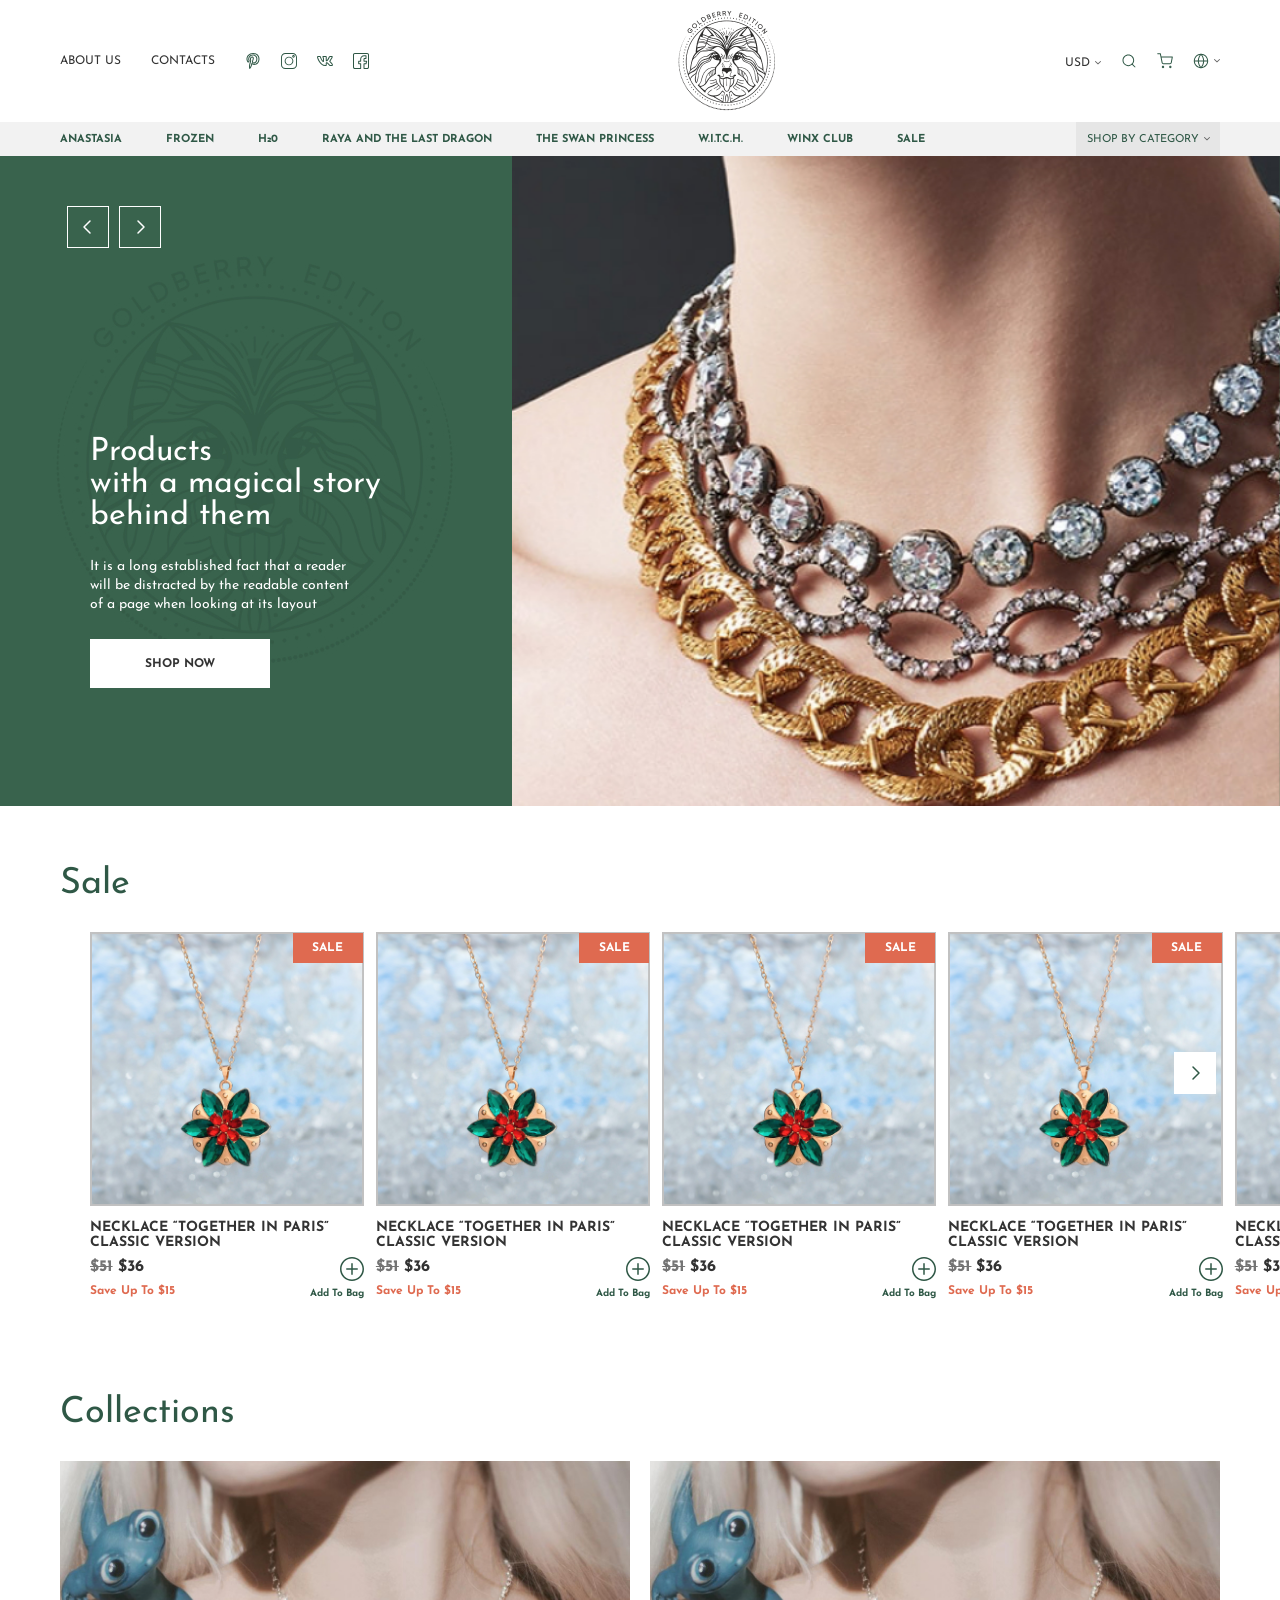
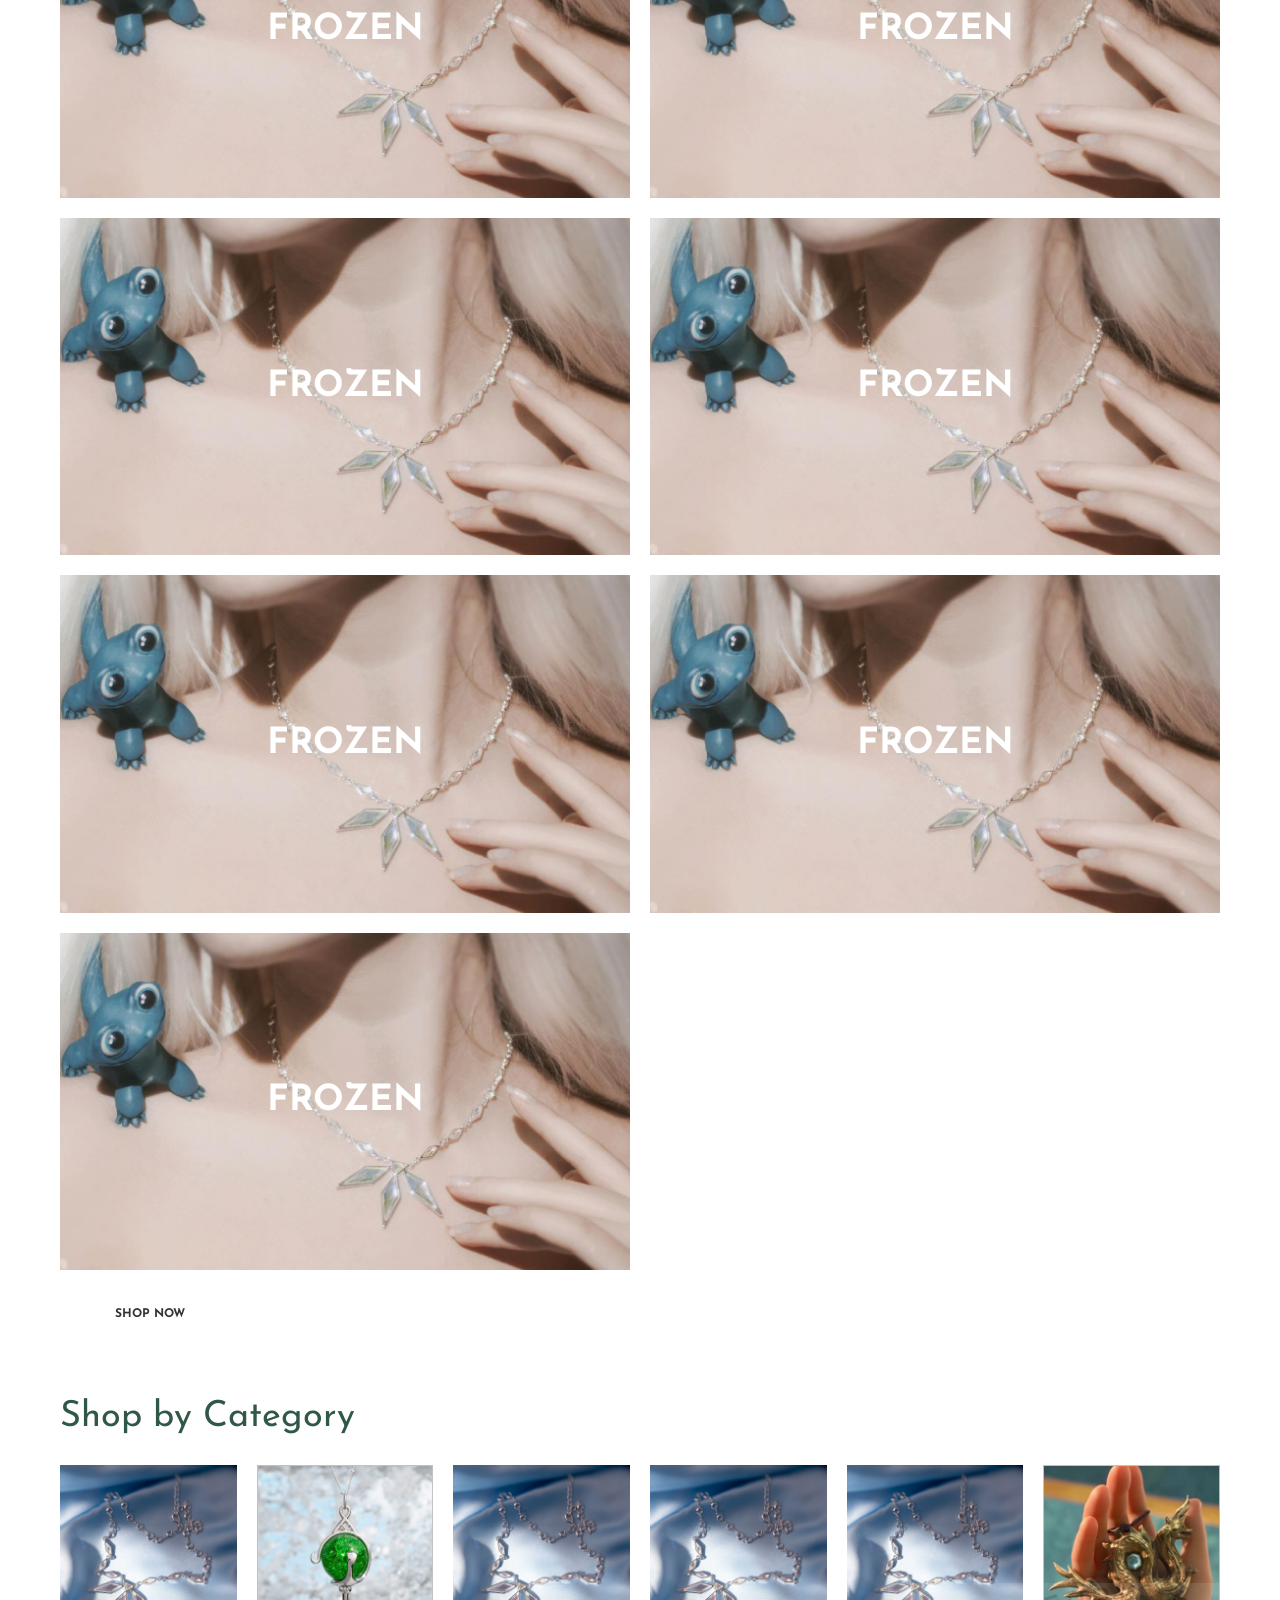
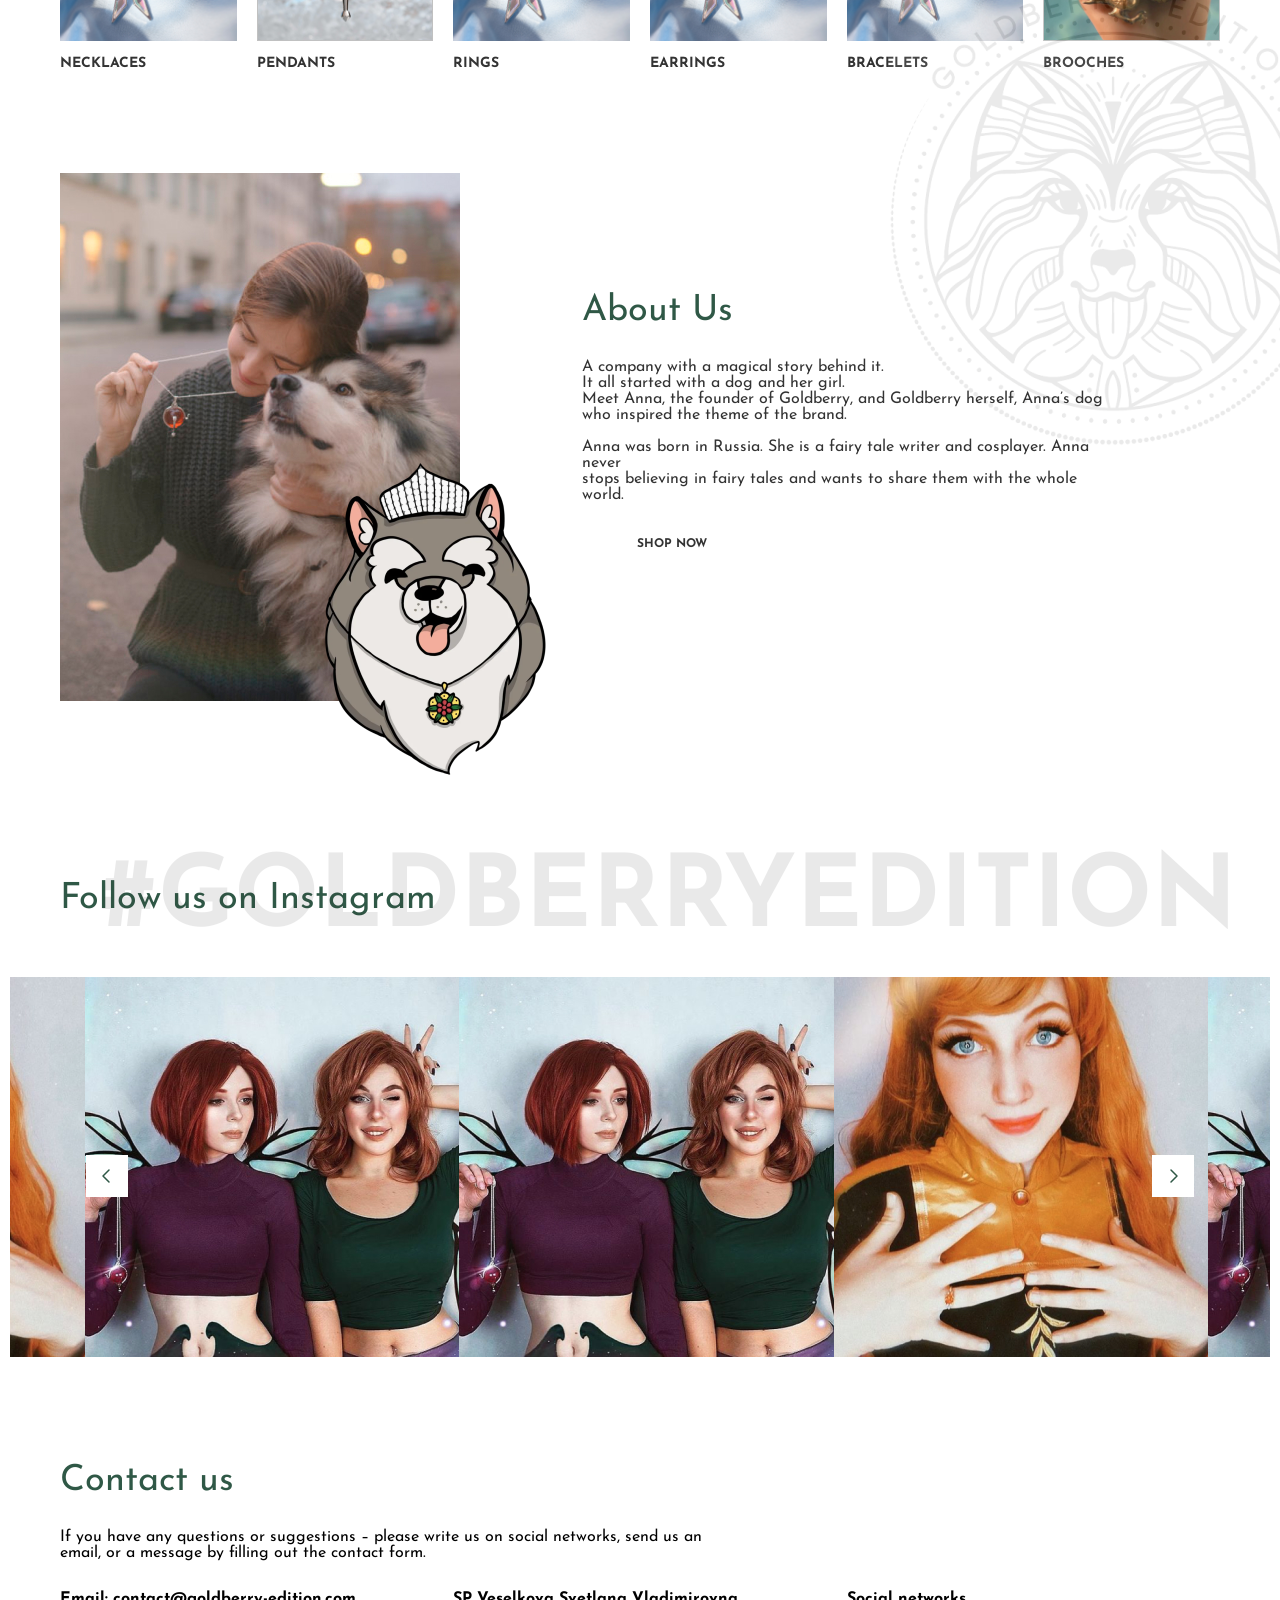
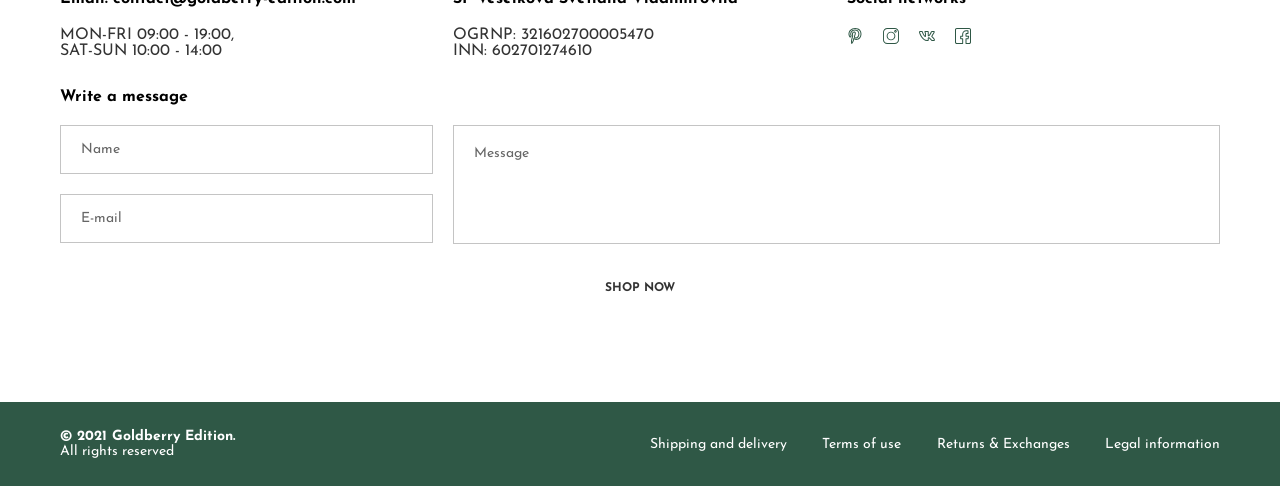
<file: markup/index.html>
<!DOCTYPE html>
<html lang="RU">

<head>

	<meta charset="utf-8">

	<title>Projects</title>

	<meta name="description" content="Startup HTML template OptimizedHTML 5">

	<meta name="viewport" content="width=device-width">

	<link rel="stylesheet" href="css/styles.min.css">

</head>

<body>
	
	<header class="header">
		<div class="container">
			<div class="row">
				<div class="mobile__mnu">
					<a href="/"><img src="img/logoh.png" alt=""></a>
					<div class="wrap_mnu">
						<div class="toggle_mnu">
							<span></span>
							<span></span>
							<span></span>
						</div>
					</div>
				</div>
				<div class="header__wrapper col-12">
					<div class="header__about">
						<a href="#" class="header__about-link">about us</a>
						<a href="#" class="header__about-link">contacts</a>
						<ul class="header__about-list">
							<li><a href="#"><img src="img/icon/pinterest.svg" alt=""></a></li>
							<li><a href="#"><img src="img/icon/instagram.svg" alt=""></a></li>
							<li><a href="#"><img src="img/icon/vk.svg" alt=""></a></li>
							<li><a href="#"><img src="img/icon/facebook.svg" alt=""></a></li>
						</ul>
					</div>
					<div class="header__logo">
						<a href="/"><img src="img/logoh.png" alt=""></a>
					</div>
					<ul class="header__bar">
						<li><a class="header__bar-link" href="#">USD<img class="chevron" src="img/icon/chevron-down.svg" alt=""></a></li>
						<li><a href="#search" class="fancybox"><img src="img/icon/search.svg" alt=""></a></li>
						<li><a href="#"><img src="img/icon/shopping-cart.svg" alt=""></a></li>
						<li><a href="#"><img src="img/icon/globe.svg" alt=""><img class="chevron" src="img/icon/chevron-down.svg" alt=""></a></li>
					</ul>
				</div>
			</div>
		</div>
		<div class="header__wrapp">
			<div class="container">
				<div class="row">
					<div class="col-9">
						<nav class="header__nav">
							<ul class="header__list">
								<li class="header__list-item">
									<a class="header__list-link" href="#">Anastasia</a>
								</li>
								<li class="header__list-item">
									<a class="header__list-link" href="#">Frozen</a>
								</li>
								<li class="header__list-item">
									<a class="header__list-link" href="#">H₂0</a>
								</li>
								<li class="header__list-item">
									<a class="header__list-link" href="#">raya and the last dragon</a>
								</li>
								<li class="header__list-item">
									<a class="header__list-link" href="#">the swan princess</a>
								</li>
								<li class="header__list-item">
									<a class="header__list-link" href="#">W.i.t.c.h.</a>
								</li>
								<li class="header__list-item">
									<a class="header__list-link" href="#">winx club</a>
								</li><li class="header__list-item">
									<a class="header__list-link" href="#">sale</a>
								</li>
							</ul>
						</nav>
					</div>
					<div class="header__wrapp-btn col-3">
						<a href="#" class="header__btn">shop by category <img src="img/icon/chevron-down.svg" alt=""></a>
					</div>
				</div>
			</div>
		</div>
	</header>
	<main class="main">
		<section class="section offer">
			<div class="offer__content">
				<div class="offer__title">
					Products <br>
					with a magical story <br>
					behind them <br>
				</div>
				<div class="offer__subtitle">
					It is a long established fact that a reader <br>
					will be distracted by the readable content <br>
					of a page when looking at its layout
				</div>
				<div class="offer__button">
					<a href="#" class="btn">Shop now</a>
				</div>
			</div>
			<div class="offer__slider owl-carousel">
				<div class="item">
					<img src="img/slide.jpg" alt="">
				</div>
				<div class="item">
					<img src="img/slide.jpg" alt="">
				</div>
				<div class="item">
					<img src="img/slide.jpg" alt="">
				</div>
			</div>
		</section>
		<section class="section sale">
			<div class="container">
				<div class="row">
					<div class="section__title col-12">
						Sale
					</div>
				</div>
			</div>
			<div class="sale__slider owl-carousel">
				<div class="sale__slider-item">
					<div class="cart">
						<div class="cart__img">
							<img src="img/cartmini.jpg" alt="">
							<span>SALE</span>
						</div>
						<div class="cart__title">
							Necklace “Together in Paris” classic version
						</div>
						<div class="cart__price">
							<div class="cart__count">
								<div class="cart__sale">
									<span>$51</span><span>$36</span>
								</div>
								<div class="cart__save">
									Save Up To $15
								</div>
							</div>
							<div class="cart__bag">
								<img src="img/icon/plus.svg" alt="">
								<span>Add To Bag</span>
							</div>
						</div>
					</div>
				</div>
				<div class="sale__slider-item">
					<div class="cart">
						<div class="cart__img">
							<img src="img/cartmini.jpg" alt="">
							<span>SALE</span>
						</div>
						<div class="cart__title">
							Necklace “Together in Paris” classic version
						</div>
						<div class="cart__price">
							<div class="cart__count">
								<div class="cart__sale">
									<span>$51</span><span>$36</span>
								</div>
								<div class="cart__save">
									Save Up To $15
								</div>
							</div>
							<div class="cart__bag">
								<img src="img/icon/plus.svg" alt="">
								<span>Add To Bag</span>
							</div>
						</div>
					</div>
				</div>
				<div class="sale__slider-item">
					<div class="cart">
						<div class="cart__img">
							<img src="img/cartmini.jpg" alt="">
							<span>SALE</span>
						</div>
						<div class="cart__title">
							Necklace “Together in Paris” classic version
						</div>
						<div class="cart__price">
							<div class="cart__count">
								<div class="cart__sale">
									<span>$51</span><span>$36</span>
								</div>
								<div class="cart__save">
									Save Up To $15
								</div>
							</div>
							<div class="cart__bag">
								<img src="img/icon/plus.svg" alt="">
								<span>Add To Bag</span>
							</div>
						</div>
					</div>
				</div>
				<div class="sale__slider-item">
					<div class="cart">
						<div class="cart__img">
							<img src="img/cartmini.jpg" alt="">
							<span>SALE</span>
						</div>
						<div class="cart__title">
							Necklace “Together in Paris” classic version
						</div>
						<div class="cart__price">
							<div class="cart__count">
								<div class="cart__sale">
									<span>$51</span><span>$36</span>
								</div>
								<div class="cart__save">
									Save Up To $15
								</div>
							</div>
							<div class="cart__bag">
								<img src="img/icon/plus.svg" alt="">
								<span>Add To Bag</span>
							</div>
						</div>
					</div>
				</div>
				<div class="sale__slider-item">
					<div class="cart">
						<div class="cart__img">
							<img src="img/cartmini.jpg" alt="">
							<span>SALE</span>
						</div>
						<div class="cart__title">
							Necklace “Together in Paris” classic version
						</div>
						<div class="cart__price">
							<div class="cart__count">
								<div class="cart__sale">
									<span>$51</span><span>$36</span>
								</div>
								<div class="cart__save">
									Save Up To $15
								</div>
							</div>
							<div class="cart__bag">
								<img src="img/icon/plus.svg" alt="">
								<span>Add To Bag</span>
							</div>
						</div>
					</div>
				</div>
				<div class="sale__slider-item">
					<div class="cart">
						<div class="cart__img">
							<img src="img/cartmini.jpg" alt="">
							<span>SALE</span>
						</div>
						<div class="cart__title">
							Necklace “Together in Paris” classic version
						</div>
						<div class="cart__price">
							<div class="cart__count">
								<div class="cart__sale">
									<span>$51</span><span>$36</span>
								</div>
								<div class="cart__save">
									Save Up To $15
								</div>
							</div>
							<div class="cart__bag">
								<img src="img/icon/plus.svg" alt="">
								<span>Add To Bag</span>
							</div>
						</div>
					</div>
				</div>
				<div class="sale__slider-item">
					<div class="cart">
						<div class="cart__img">
							<img src="img/cartmini.jpg" alt="">
							<span>SALE</span>
						</div>
						<div class="cart__title">
							Necklace “Together in Paris” classic version
						</div>
						<div class="cart__price">
							<div class="cart__count">
								<div class="cart__sale">
									<span>$51</span><span>$36</span>
								</div>
								<div class="cart__save">
									Save Up To $15
								</div>
							</div>
							<div class="cart__bag">
								<img src="img/icon/plus.svg" alt="">
								<span>Add To Bag</span>
							</div>
						</div>
					</div>
				</div>
				<div class="sale__slider-item">
					<div class="cart">
						<div class="cart__img">
							<img src="img/cartmini.jpg" alt="">
							<span>SALE</span>
						</div>
						<div class="cart__title">
							Necklace “Together in Paris” classic version
						</div>
						<div class="cart__price">
							<div class="cart__count">
								<div class="cart__sale">
									<span>$51</span><span>$36</span>
								</div>
								<div class="cart__save">
									Save Up To $15
								</div>
							</div>
							<div class="cart__bag">
								<img src="img/icon/plus.svg" alt="">
								<span>Add To Bag</span>
							</div>
						</div>
					</div>
				</div>
			</div>
		</section>
		<section class="section collections">
			<div class="container">
				<div class="row">
					<div class="section__title col-12">
						Collections
					</div>
				</div>
				
				<div class="row">
					<div class="col-lg-6">
						<div class="collections__cart">
							<img src="img/anastasia.jpg" alt="">
							<div class="collections__title">
								Frozen
							</div>
							<div class="collections__wrapper">
								<div class="collections__hover">
									Frozen
								</div>
								<div class="collections__text">
									Morbi mattis nulla vitae eleifend dignissim. Sed non vulputate est. Ut a justo ut dui congue varius. Etiam rhoncus viverra velit, at elementum magna pellentesque vitae. 
								</div>
								<div class="collections__btn">
									<a href="#" class="btn">Shop now</a>
								</div>
							</div>
						</div>
					</div>
					<div class="col-lg-6">
						<div class="collections__cart">
							<img src="img/anastasia.jpg" alt="">
							<div class="collections__title">
								Frozen
							</div>
							<div class="collections__wrapper">
								<div class="collections__hover">
									Frozen
								</div>
								<div class="collections__text">
									Morbi mattis nulla vitae eleifend dignissim. Sed non vulputate est. Ut a justo ut dui congue varius. Etiam rhoncus viverra velit, at elementum magna pellentesque vitae. 
								</div>
								<div class="collections__btn">
									<a href="#" class="btn">Shop now</a>
								</div>
							</div>
						</div>
					</div>
					<div class="col-lg-6">
						<div class="collections__cart">
							<img src="img/anastasia.jpg" alt="">
							<div class="collections__title">
								Frozen
							</div>
							<div class="collections__wrapper">
								<div class="collections__hover">
									Frozen
								</div>
								<div class="collections__text">
									Morbi mattis nulla vitae eleifend dignissim. Sed non vulputate est. Ut a justo ut dui congue varius. Etiam rhoncus viverra velit, at elementum magna pellentesque vitae. 
								</div>
								<div class="collections__btn">
									<a href="#" class="btn">Shop now</a>
								</div>
							</div>
						</div>
					</div>
					<div class="col-lg-6">
						<div class="collections__cart">
							<img src="img/anastasia.jpg" alt="">
							<div class="collections__title">
								Frozen
							</div>
							<div class="collections__wrapper">
								<div class="collections__hover">
									Frozen
								</div>
								<div class="collections__text">
									Morbi mattis nulla vitae eleifend dignissim. Sed non vulputate est. Ut a justo ut dui congue varius. Etiam rhoncus viverra velit, at elementum magna pellentesque vitae. 
								</div>
								<div class="collections__btn">
									<a href="#" class="btn">Shop now</a>
								</div>
							</div>
						</div>
					</div>
					<div class="col-lg-6">
						<div class="collections__cart">
							<img src="img/anastasia.jpg" alt="">
							<div class="collections__title">
								Frozen
							</div>
							<div class="collections__wrapper">
								<div class="collections__hover">
									Frozen
								</div>
								<div class="collections__text">
									Morbi mattis nulla vitae eleifend dignissim. Sed non vulputate est. Ut a justo ut dui congue varius. Etiam rhoncus viverra velit, at elementum magna pellentesque vitae. 
								</div>
								<div class="collections__btn">
									<a href="#" class="btn">Shop now</a>
								</div>
							</div>
						</div>
					</div>
					<div class="col-lg-6">
						<div class="collections__cart">
							<img src="img/anastasia.jpg" alt="">
							<div class="collections__title">
								Frozen
							</div>
							<div class="collections__wrapper">
								<div class="collections__hover">
									Frozen
								</div>
								<div class="collections__text">
									Morbi mattis nulla vitae eleifend dignissim. Sed non vulputate est. Ut a justo ut dui congue varius. Etiam rhoncus viverra velit, at elementum magna pellentesque vitae. 
								</div>
								<div class="collections__btn">
									<a href="#" class="btn">Shop now</a>
								</div>
							</div>
						</div>
					</div>
					<div class="col-lg-6">
						<div class="collections__cart">
							<img src="img/anastasia.jpg" alt="">
							<div class="collections__title">
								Frozen
							</div>
							<div class="collections__wrapper">
								<div class="collections__hover">
									Frozen
								</div>
								<div class="collections__text">
									Morbi mattis nulla vitae eleifend dignissim. Sed non vulputate est. Ut a justo ut dui congue varius. Etiam rhoncus viverra velit, at elementum magna pellentesque vitae. 
								</div>
								<div class="collections__btn">
									<a href="#" class="btn">Shop now</a>
								</div>
							</div>
						</div>
					</div>
				</div>
				
				<div class="row">
					<div class="col-12">
						<a href="#" class="btn">Shop now</a>
					</div>
				</div>
			</div>
		</section>
		<section class="section category">
			<div class="container">
				<div class="row">
					<div class="section__title col-12">
						Shop by Category
					</div>
				</div>
				<div class="row">
					<div class="col-lg-2 col-md-3 col-sm-12">
						<a href="#" class="category__cart">
							<div class="img"><img src="img/all.jpg" alt=""></div>
							<div class="category__title">
								necklaces
							</div>
						</a>
					</div>
					<div class="col-lg-2 col-md-3 col-sm-12">
						<a href="#" class="category__cart">
							<div class="img"><img src="img/all2.jpg" alt=""></div>
							<div class="category__title">
								pendants
							</div>
						</a>
					</div>
					<div class="col-lg-2 col-md-3 col-sm-12">
						<a href="#" class="category__cart">
							<div class="img"><img src="img/all.jpg" alt=""></div>
							<div class="category__title">
								rings
							</div>
						</a>
					</div>
					<div class="col-lg-2 col-md-3 col-sm-12">
						<a href="#" class="category__cart">
							<div class="img"><img src="img/all.jpg" alt=""></div>
							<div class="category__title">
								earrings
							</div>
						</a>
					</div>
					<div class="col-lg-2 col-md-3 col-sm-12">
						<a href="#" class="category__cart">
							<div class="img"><img src="img/all.jpg" alt=""></div>
							<div class="category__title">
								bracelets
							</div>
						</a>
					</div>
					<div class="col-lg-2 col-md-3 col-sm-12">
						<a href="#" class="category__cart">
							<div class="img"><img src="img/all6.jpg" alt=""></div>
							<div class="category__title">
								brooches
							</div>
						</a>
					</div>
				</div>
			</div>
		</section>
		<section class="section about">
			<img class="about__logo" src="img/logoabout.png" alt="">
			<div class="container">
				<div class="row">
					<div class="about__wrapp col-lg-5 col-sm-6">
						<img class="about__flatgirl" src="img/flatgirl.jpg" alt="">
						<img class="about__shiba" src="img/shiba.png" alt="">
					</div>
					
					<div class="about__wrapper col-lg-6 col-sm-6">
						<div class="section__title">
							About Us
						</div>
						<div class="about__text">
							<p>
								A company with a magical story behind it. 	<br>
								It all started with a dog and her girl.<br>
								Meet Anna, the founder of Goldberry, and Goldberry herself, Anna’s dog who inspired the theme of the brand.
							</p>
							<p>Anna was born in Russia. She is a fairy tale writer and cosplayer. Anna never <br>
							 	stops believing in fairy tales and wants to share them with the whole world.
							</p>
						</div>
						<div class="about__btn">
							<a href="#" class="btn">Shop now</a>
						</div>
					</div>
				</div>
			</div>
		</section>
		<section class="section instagram">
			<div class="container">
				<div class="row">
					<div class="section__title col-12">
						Follow us on Instagram
					</div>
					<div class="instagram__hash">
						#goldberryedition
					</div>
				</div>
			</div>
			<div class="col-12">
				<div class="instagram__slider owl-carousel">
					<div class="item">
						<img src="img/instagram2.jpg" alt="">
					</div>
					<div class="item">
						<img src="img/instagram.jpg" alt="">
					</div>
					<div class="item">
						<img src="img/instagram2.jpg" alt="">
					</div>
					<div class="item">
						<img src="img/instagram.jpg" alt="">
					</div>
					<div class="item">
						<img src="img/instagram2.jpg" alt="">
					</div>
					<div class="item">
						<img src="img/instagram.jpg" alt="">
					</div>
					<div class="item">
						<img src="img/instagram2.jpg" alt="">
					</div>
				</div>
			</div>
		</section>
		<section class="section contact">
			<div class="container">
				<div class="row">
					<div class="section__title col-12">Contact us</div>
					<div class="section__subtitle col-7">
						If you have any questions or suggestions – please write us on social networks, send us an email, or a message by filling out the contact form.
					</div>
				</div>
				<form action="" class="form">
					<div class="row">
						<div class="form__title col-md-4 col-12">
							<p>Email: contact@goldberry-edition.com</p>
							<span>MON-FRI 09:00 - 19:00, <br>SAT-SUN 10:00 - 14:00</span>
						</div>
						<div class="form__title col-md-4 col-12">
							<p>SP Veselkova Svetlana Vladimirovna</p>
							<span>OGRNP: 321602700005470 <br> INN: 602701274610</span>
						</div>
						<div class="form__title col-md-4 col-12">
							<p>Social networks</p>
							<div class="form__social">
								<a href="#"><img src="img/icon/pinterest.svg" alt=""></a>
								<a href="#"><img src="img/icon/instagram.svg" alt=""></a>
								<a href="#"><img src="img/icon/vk.svg" alt=""></a>
								<a href="#"><img src="img/icon/facebook.svg" alt=""></a>
							</div>
						</div>
						<div class="form__title col-md-12">
							<p>Write a message</p>
						</div>
						<div class="col-md-4">
							<input type="text" placeholder="Name" required="">
							<input type="text" placeholder="E-mail" required="">
						</div>
						<div class="col-md-8">
							<textarea placeholder="Message"></textarea>
						</div>
						<div class="col-12">
							<button class="form__btn btn">Shop now</button>
						</div>
					</div>
				</form>
			</div>
		</section>
	</main>
	<footer class="footer">
		<div class="container">
			<div class="footer__wrapper row">
				<div class="footer__edit col-lg-6 col-md-4 col-12">
					<span><b>© 2021 Goldberry Edition.</b></span>
					<span>All rights reserved</span>
				</div>
				<div class="col-lg-6 col-md-8 col-12">
					<nav class="footer__nav">
						<ul class="footer__nav-menu">
							<li class="footer__nav-item">
								<a href="#" class="footer__nav-link">Shipping and delivery</a>
							</li>
							<li class="footer__nav-item">
								<a href="#" class="footer__nav-link">Terms of use</a>
							</li>
							<li class="footer__nav-item">
								<a href="#" class="footer__nav-link">Returns & Exchanges</a>
							</li>
							<li class="footer__nav-item">
								<a href="#" class="footer__nav-link">Legal information</a>
							</li>
						</ul>
					</nav>
				</div>
			</div>
		</div>
	</footer>
	
	<form action="" class="searchForm" id="search">
		<div class="container"><input type="search" placeholder="search ..."></div>
	</form>

	<script src="js/scripts.min.js"></script>

</body>

</html>
</file>
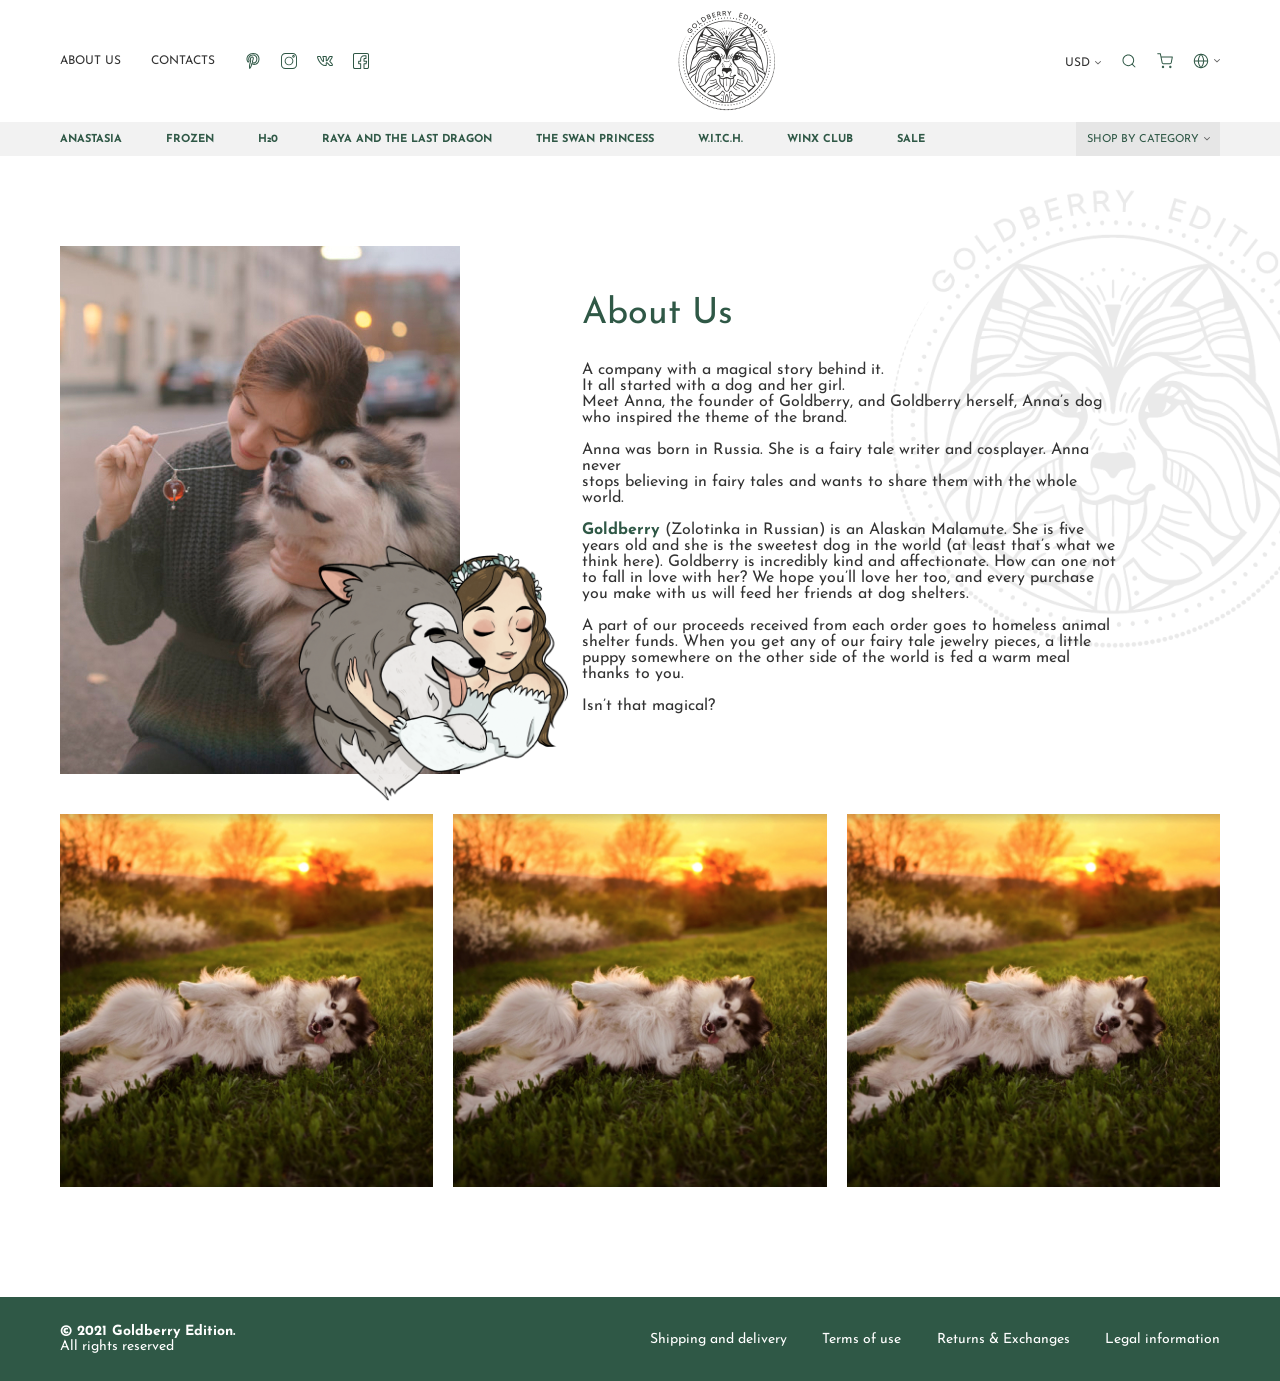
<file: markup/about.html>
<!DOCTYPE html>
<html lang="RU">

<head>

	<meta charset="utf-8">

	<title>Projects</title>

	<meta name="description" content="Startup HTML template OptimizedHTML 5">

	<meta name="viewport" content="width=device-width">

	<link rel="stylesheet" href="css/styles.min.css">

</head>

<body>
	
	<header class="header">
		<div class="container">
			<div class="row">
				<div class="mobile__mnu">
					<a href="/"><img src="img/logoh.png" alt=""></a>
					<div class="wrap_mnu">
						<div class="toggle_mnu">
							<span></span>
							<span></span>
							<span></span>
						</div>
					</div>
				</div>
				<div class="header__wrapper col-12">
					<div class="header__about">
						<a href="#" class="header__about-link">about us</a>
						<a href="#" class="header__about-link">contacts</a>
						<ul class="header__about-list">
							<li><a href="#"><img src="img/icon/pinterest.svg" alt=""></a></li>
							<li><a href="#"><img src="img/icon/instagram.svg" alt=""></a></li>
							<li><a href="#"><img src="img/icon/vk.svg" alt=""></a></li>
							<li><a href="#"><img src="img/icon/facebook.svg" alt=""></a></li>
						</ul>
					</div>
					<div class="header__logo">
						<a href="/"><img src="img/logoh.png" alt=""></a>
					</div>
					<ul class="header__bar">
						<li><a class="header__bar-link" href="#">USD<img class="chevron" src="img/icon/chevron-down.svg" alt=""></a></li>
						<li><a href="#search" class="fancybox"><img src="img/icon/search.svg" alt=""></a></li>
						<li><a href="#"><img src="img/icon/shopping-cart.svg" alt=""></a></li>
						<li><a href="#"><img src="img/icon/globe.svg" alt=""><img class="chevron" src="img/icon/chevron-down.svg" alt=""></a></li>
					</ul>
				</div>
			</div>
		</div>
		<div class="header__wrapp">
			<div class="container">
				<div class="row">
					<div class="col-9">
						<nav class="header__nav">
							<ul class="header__list">
								<li class="header__list-item">
									<a class="header__list-link" href="#">Anastasia</a>
								</li>
								<li class="header__list-item">
									<a class="header__list-link" href="#">Frozen</a>
								</li>
								<li class="header__list-item">
									<a class="header__list-link" href="#">H₂0</a>
								</li>
								<li class="header__list-item">
									<a class="header__list-link" href="#">raya and the last dragon</a>
								</li>
								<li class="header__list-item">
									<a class="header__list-link" href="#">the swan princess</a>
								</li>
								<li class="header__list-item">
									<a class="header__list-link" href="#">W.i.t.c.h.</a>
								</li>
								<li class="header__list-item">
									<a class="header__list-link" href="#">winx club</a>
								</li><li class="header__list-item">
									<a class="header__list-link" href="#">sale</a>
								</li>
							</ul>
						</nav>
					</div>
					<div class="header__wrapp-btn col-3">
						<a href="#" class="header__btn">shop by category <img src="img/icon/chevron-down.svg" alt=""></a>
					</div>
				</div>
			</div>
		</div>
	</header>
	<main class="main">
		<section class="section section__page about">
			<img class="about__logo" src="img/logoabout.png" alt="">
			<div class="container">
				<div class="row">
					<div class="about__wrapp col-lg-5 col-sm-6">
						<img class="about__flatgirl" src="img/flatgirl.jpg" alt="">
						<img class="about__shiba" src="img/logoabout2.png" alt="">
					</div>
					
					<div class="about__wrapper col-lg-6 col-sm-6">
						<div class="section__title">
							About Us
						</div>
						<div class="about__text">
							<p>
								A company with a magical story behind it. 	<br>
								It all started with a dog and her girl.<br>
								Meet Anna, the founder of Goldberry, and Goldberry herself, Anna’s dog who inspired the theme of the brand.
							</p>
							<p>Anna was born in Russia. She is a fairy tale writer and cosplayer. Anna never <br>
							 	stops believing in fairy tales and wants to share them with the whole world.
							</p>
							<p><span>Goldberry</span> (Zolotinka in Russian) is an Alaskan Malamute. She is five years old and she is the sweetest dog in the world (at least that’s what we think here). Goldberry is incredibly kind and affectionate. How can one not to fall in love with her? We hope you’ll love her too, and every purchase you make with us will feed her friends at dog shelters.</p>
							<p>A part of our proceeds received from each order goes to homeless animal shelter funds. When you get any of our fairy tale jewelry pieces, a little puppy somewhere on the other side of the world is fed a warm meal thanks to you.</p>
							<p>Isn’t that magical?</p>
						</div>
					</div>
				</div>
				<div class="about__gallery row">
					<div class="col-lg-4"><img src="img/aboutGallery.jpg" alt=""></div>
					<div class="col-lg-4"><img src="img/aboutGallery.jpg" alt=""></div>
					<div class="col-lg-4"><img src="img/aboutGallery.jpg" alt=""></div>
				</div>
			</div>
		</section>
	</main>
	<footer class="footer">
		<div class="container">
			<div class="footer__wrapper row">
				<div class="footer__edit col-lg-6 col-md-4 col-12">
					<span><b>© 2021 Goldberry Edition.</b></span>
					<span>All rights reserved</span>
				</div>
				<div class="col-lg-6 col-md-8 col-12">
					<nav class="footer__nav">
						<ul class="footer__nav-menu">
							<li class="footer__nav-item">
								<a href="#" class="footer__nav-link">Shipping and delivery</a>
							</li>
							<li class="footer__nav-item">
								<a href="#" class="footer__nav-link">Terms of use</a>
							</li>
							<li class="footer__nav-item">
								<a href="#" class="footer__nav-link">Returns & Exchanges</a>
							</li>
							<li class="footer__nav-item">
								<a href="#" class="footer__nav-link">Legal information</a>
							</li>
						</ul>
					</nav>
				</div>
			</div>
		</div>
	</footer>
	
	<form action="" class="searchForm" id="search">
		<div class="container"><input type="search" placeholder="search ..."></div>
	</form>

	<script src="js/scripts.min.js"></script>

</body>

</html>
</file>
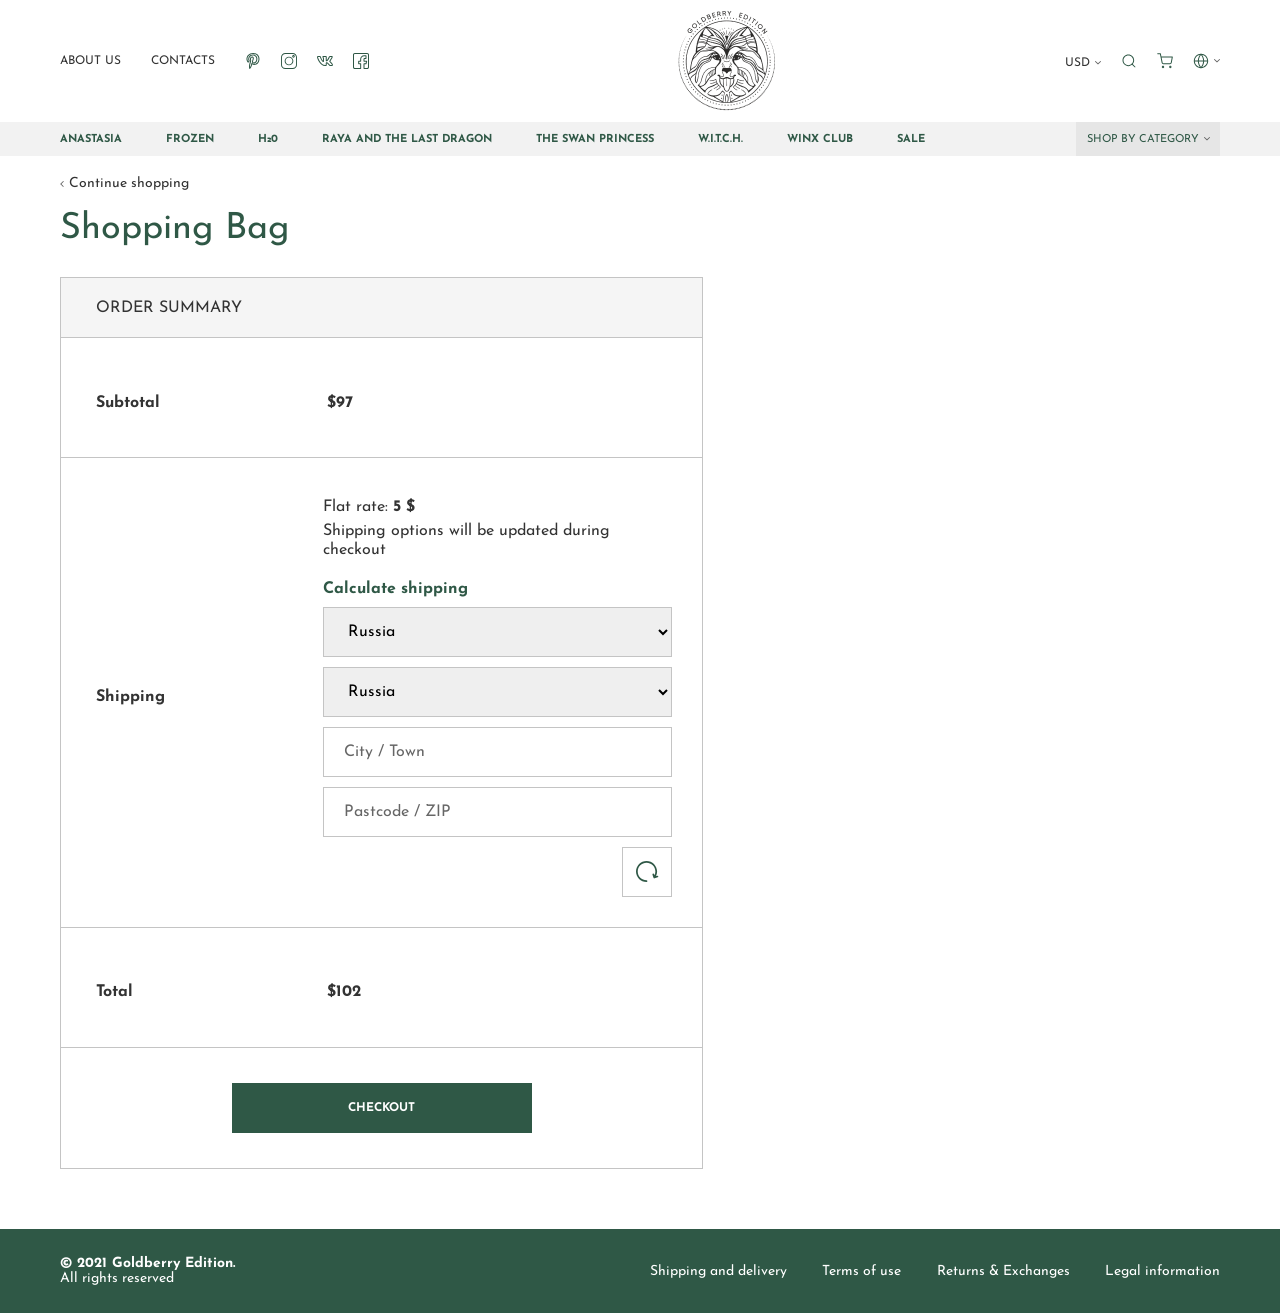
<file: markup/bag.html>
<!DOCTYPE html>
<html lang="RU">

<head>

	<meta charset="utf-8">

	<title>Projects</title>

	<meta name="description" content="Startup HTML template OptimizedHTML 5">

	<meta name="viewport" content="width=device-width">

	<link rel="stylesheet" href="css/styles.min.css">

</head>

<body>
	
	<header class="header">
		<div class="container">
			<div class="row">
				<div class="mobile__mnu">
					<a href="/"><img src="img/logoh.png" alt=""></a>
					<div class="wrap_mnu">
						<div class="toggle_mnu">
							<span></span>
							<span></span>
							<span></span>
						</div>
					</div>
				</div>
				<div class="header__wrapper col-12">
					<div class="header__about">
						<a href="#" class="header__about-link">about us</a>
						<a href="#" class="header__about-link">contacts</a>
						<ul class="header__about-list">
							<li><a href="#"><img src="img/icon/pinterest.svg" alt=""></a></li>
							<li><a href="#"><img src="img/icon/instagram.svg" alt=""></a></li>
							<li><a href="#"><img src="img/icon/vk.svg" alt=""></a></li>
							<li><a href="#"><img src="img/icon/facebook.svg" alt=""></a></li>
						</ul>
					</div>
					<div class="header__logo">
						<a href="/"><img src="img/logoh.png" alt=""></a>
					</div>
					<ul class="header__bar">
						<li><a class="header__bar-link" href="#">USD<img class="chevron" src="img/icon/chevron-down.svg" alt=""></a></li>
						<li><a href="#search" class="fancybox"><img src="img/icon/search.svg" alt=""></a></li>
						<li><a href="#"><img src="img/icon/shopping-cart.svg" alt=""></a></li>
						<li><a href="#"><img src="img/icon/globe.svg" alt=""><img class="chevron" src="img/icon/chevron-down.svg" alt=""></a></li>
					</ul>
				</div>
			</div>
		</div>
		<div class="header__wrapp">
			<div class="container">
				<div class="row">
					<div class="col-9">
						<nav class="header__nav">
							<ul class="header__list">
								<li class="header__list-item">
									<a class="header__list-link" href="#">Anastasia</a>
								</li>
								<li class="header__list-item">
									<a class="header__list-link" href="#">Frozen</a>
								</li>
								<li class="header__list-item">
									<a class="header__list-link" href="#">H₂0</a>
								</li>
								<li class="header__list-item">
									<a class="header__list-link" href="#">raya and the last dragon</a>
								</li>
								<li class="header__list-item">
									<a class="header__list-link" href="#">the swan princess</a>
								</li>
								<li class="header__list-item">
									<a class="header__list-link" href="#">W.i.t.c.h.</a>
								</li>
								<li class="header__list-item">
									<a class="header__list-link" href="#">winx club</a>
								</li><li class="header__list-item">
									<a class="header__list-link" href="#">sale</a>
								</li>
							</ul>
						</nav>
					</div>
					<div class="header__wrapp-btn col-3">
						<a href="#" class="header__btn">shop by category <img src="img/icon/chevron-down.svg" alt=""></a>
					</div>
				</div>
			</div>
		</div>
	</header>
	<main class="main">
		<section class="section">
			<div class="container">
				<div class="row">
					<div class="breadcrumb col-12">
						<a href="#">
							<svg width="4" height="6" viewBox="0 0 4 6" fill="none" xmlns="http://www.w3.org/2000/svg">
								<path fill-rule="evenodd" clip-rule="evenodd" d="M3.59857 5.86126C3.78355 5.67628 3.78355 5.37636 3.59857 5.19137L1.4072 3L3.59857 0.80863C3.78355 0.623644 3.78355 0.323724 3.59857 0.138739C3.41358 -0.0462461 3.11366 -0.0462461 2.92868 0.138739L0.402359 2.66505C0.217374 2.85004 0.217374 3.14996 0.402359 3.33495L2.92868 5.86126C3.11366 6.04625 3.41358 6.04625 3.59857 5.86126Z" fill="#666666"/>
							</svg>
 							Continue shopping</a>
					</div>
					<div class="section__title col-12">
						Shopping Bag
					</div>
				</div>
			</div>
		</section>
		<section class="section bag">
			<div class="container">
				<div class="row">
					<div class="col-lg-7 col-md-9 col-12">
						<div class="total">
							<div class="total_top">
								Order summary
							</div>
							<div class="total_item">
								<div class="total_left total_name">
									Subtotal
								</div>
								<div class="total_right total_sub">
									$97
								</div>
							</div>
							<div class="total_item">
								<div class="total_left total_name">
									Shipping
								</div>
								<div class="total_right total_choose">
									<div class="total_choose-text">
										<span>Flat rate: <b>5 $</b></span>
										<span>Shipping options will be updated during checkout</span>
									</div>
									<div class="total_choose-title">
										Calculate shipping
									</div>
									<div class="total_choose-inputs">
										<div class="total_choose-input">
											<div class="input_custom">
												<select name="" id="">
													<option value="">Russia</option>
													<option value="">Germany</option>
												</select>
											</div>
										</div>
										<div class="total_choose-input">
											<div class="input_custom">
												<select name="" id="">
													<option value="">Russia</option>
													<option value="">Germany</option>
												</select>
											</div>
										</div>
										<div class="total_choose-input">
											<div class="input_custom">
												<input type="text" placeholder="City / Town">
											</div>
										</div>
										<div class="total_choose-input">
											<div class="input_custom">
												<input type="text" placeholder="Pastcode / ZIP">
											</div>
										</div>
									</div>
									<div class="total_choose-reload">
										<svg width="23" height="21" viewBox="0 0 23 21" fill="none" xmlns="http://www.w3.org/2000/svg">
											<path d="M22.2699 15.2579C22.1224 14.8059 21.6344 14.5588 21.1801 14.7054L20.0554 15.069C20.7444 13.6512 21.1052 12.0921 21.1052 10.5C21.1052 4.71027 16.3714 0 10.5526 0C4.73387 0 0 4.71027 0 10.5C0 16.2897 4.73387 21 10.5526 21C11.0303 21 11.4176 20.6146 11.4176 20.1393C11.4176 19.6641 11.0303 19.2787 10.5526 19.2787C5.68775 19.2787 1.72994 15.3407 1.72994 10.5C1.72994 5.6594 5.68775 1.72131 10.5526 1.72131C15.4175 1.72131 19.3753 5.6594 19.3753 10.5C19.3753 11.8338 19.0728 13.1396 18.4949 14.326L18.1106 13.1489C17.963 12.6969 17.475 12.4496 17.0208 12.5964C16.5664 12.7433 16.3177 13.2288 16.4653 13.6808L17.4853 16.8045C17.604 17.1683 17.943 17.3996 18.3077 17.3996C18.3962 17.3996 18.4864 17.3859 18.5752 17.3573L21.7146 16.3425C22.1688 16.1956 22.4175 15.7101 22.2699 15.2579Z" fill="#2F5846"/>
										</svg>
									</div>
								</div>
							</div>
							<div class="total_item">
								<div class="total_left total_name">
									Total
								</div>
								<div class="total_right total_sub">
									$102
								</div>
							</div>
							<div class="total_bottom">
								<div class="total_btn">
									<a href="" class="btn btn__button">checkout</a>
								</div>
							</div>
						</div>
					</div>
				</div>
			</div>
		</section>
	</main>
	<footer class="footer">
		<div class="container">
			<div class="footer__wrapper row">
				<div class="footer__edit col-lg-6 col-md-4 col-12">
					<span><b>© 2021 Goldberry Edition.</b></span>
					<span>All rights reserved</span>
				</div>
				<div class="col-lg-6 col-md-8 col-12">
					<nav class="footer__nav">
						<ul class="footer__nav-menu">
							<li class="footer__nav-item">
								<a href="#" class="footer__nav-link">Shipping and delivery</a>
							</li>
							<li class="footer__nav-item">
								<a href="#" class="footer__nav-link">Terms of use</a>
							</li>
							<li class="footer__nav-item">
								<a href="#" class="footer__nav-link">Returns & Exchanges</a>
							</li>
							<li class="footer__nav-item">
								<a href="#" class="footer__nav-link">Legal information</a>
							</li>
						</ul>
					</nav>
				</div>
			</div>
		</div>
	</footer>
	
	<form action="" class="searchForm" id="search">
		<div class="container"><input type="search" placeholder="search ..."></div>
	</form>

	<script src="js/scripts.min.js"></script>

</body>

</html>
</file>
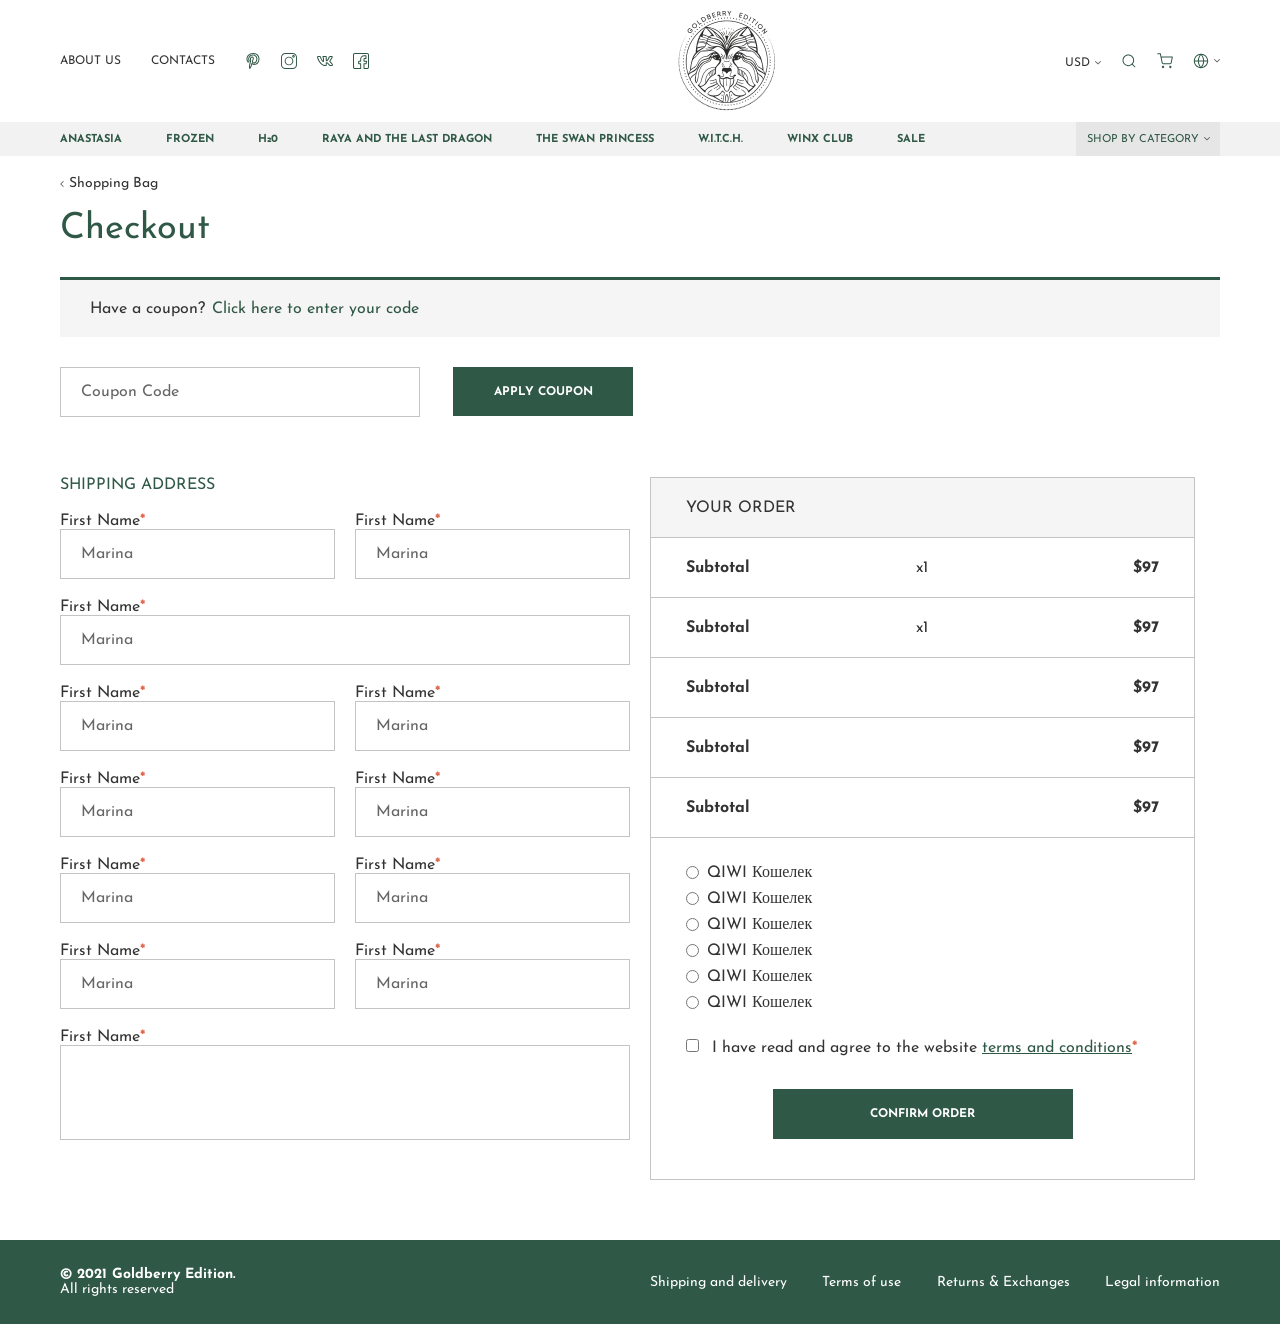
<file: markup/checkout.html>
<!DOCTYPE html>
<html lang="RU">

<head>

	<meta charset="utf-8">

	<title>Projects</title>

	<meta name="description" content="Startup HTML template OptimizedHTML 5">

	<meta name="viewport" content="width=device-width">

	<link rel="stylesheet" href="css/styles.min.css">

</head>

<body>
	
	<header class="header">
		<div class="container">
			<div class="row">
				<div class="mobile__mnu">
					<a href="/"><img src="img/logoh.png" alt=""></a>
					<div class="wrap_mnu">
						<div class="toggle_mnu">
							<span></span>
							<span></span>
							<span></span>
						</div>
					</div>
				</div>
				<div class="header__wrapper col-12">
					<div class="header__about">
						<a href="#" class="header__about-link">about us</a>
						<a href="#" class="header__about-link">contacts</a>
						<ul class="header__about-list">
							<li><a href="#"><img src="img/icon/pinterest.svg" alt=""></a></li>
							<li><a href="#"><img src="img/icon/instagram.svg" alt=""></a></li>
							<li><a href="#"><img src="img/icon/vk.svg" alt=""></a></li>
							<li><a href="#"><img src="img/icon/facebook.svg" alt=""></a></li>
						</ul>
					</div>
					<div class="header__logo">
						<a href="/"><img src="img/logoh.png" alt=""></a>
					</div>
					<ul class="header__bar">
						<li><a class="header__bar-link" href="#">USD<img class="chevron" src="img/icon/chevron-down.svg" alt=""></a></li>
						<li><a href="#search" class="fancybox"><img src="img/icon/search.svg" alt=""></a></li>
						<li><a href="#"><img src="img/icon/shopping-cart.svg" alt=""></a></li>
						<li><a href="#"><img src="img/icon/globe.svg" alt=""><img class="chevron" src="img/icon/chevron-down.svg" alt=""></a></li>
					</ul>
				</div>
			</div>
		</div>
		<div class="header__wrapp">
			<div class="container">
				<div class="row">
					<div class="col-9">
						<nav class="header__nav">
							<ul class="header__list">
								<li class="header__list-item">
									<a class="header__list-link" href="#">Anastasia</a>
								</li>
								<li class="header__list-item">
									<a class="header__list-link" href="#">Frozen</a>
								</li>
								<li class="header__list-item">
									<a class="header__list-link" href="#">H₂0</a>
								</li>
								<li class="header__list-item">
									<a class="header__list-link" href="#">raya and the last dragon</a>
								</li>
								<li class="header__list-item">
									<a class="header__list-link" href="#">the swan princess</a>
								</li>
								<li class="header__list-item">
									<a class="header__list-link" href="#">W.i.t.c.h.</a>
								</li>
								<li class="header__list-item">
									<a class="header__list-link" href="#">winx club</a>
								</li><li class="header__list-item">
									<a class="header__list-link" href="#">sale</a>
								</li>
							</ul>
						</nav>
					</div>
					<div class="header__wrapp-btn col-3">
						<a href="#" class="header__btn">shop by category <img src="img/icon/chevron-down.svg" alt=""></a>
					</div>
				</div>
			</div>
		</div>
	</header>
	<main class="main">
		<section class="section">
			<div class="container">
				<div class="row">
					<div class="breadcrumb col-12">
						<a href="#">
							<svg width="4" height="6" viewBox="0 0 4 6" fill="none" xmlns="http://www.w3.org/2000/svg">
								<path fill-rule="evenodd" clip-rule="evenodd" d="M3.59857 5.86126C3.78355 5.67628 3.78355 5.37636 3.59857 5.19137L1.4072 3L3.59857 0.80863C3.78355 0.623644 3.78355 0.323724 3.59857 0.138739C3.41358 -0.0462461 3.11366 -0.0462461 2.92868 0.138739L0.402359 2.66505C0.217374 2.85004 0.217374 3.14996 0.402359 3.33495L2.92868 5.86126C3.11366 6.04625 3.41358 6.04625 3.59857 5.86126Z" fill="#666666"/>
							</svg>
 							Shopping Bag</a>
					</div>
					<div class="section__title col-12">
						Checkout
					</div>
				</div>
			</div>
		</section>
		<section class="section checkout bag">
			<div class="container">
				<div class="row">
					<div class="col-12">
						<div class="checkout_top">
							Have a coupon? <a href="">Click here to enter your code</a>
						</div>
					</div>
					<div class="checkout_code col-lg-7 col-md-9 col-12">
						<div class="checkout_input">
							<div class="input_custom">
								<input type="text" placeholder="Coupon Code">
							</div>
						</div>
						<div class="checkout_btn">
							<a href="" class="btn btn__button">Apply coupon</a>
						</div>
					</div>
					<div class="col-lg-6">
						<div class="checkout_address">
							Shipping address
						</div>
						<div class="checkout_inputs">
							<div class="checkout_inputs-item">
								<div class="input_custom">
									<span>First Name<b>*</b></span>
									<input type="text" placeholder="Marina">
								</div>
								<div class="input_custom">
									<span>First Name<b>*</b></span>
									<input type="text" placeholder="Marina">
								</div>
							</div>
							<div class="checkout_inputs-item">
								<div class="input_custom w-100">
									<span>First Name<b>*</b></span>
									<input type="text" placeholder="Marina">
								</div>
							</div>
							<div class="checkout_inputs-item">
								<div class="input_custom">
									<span>First Name<b>*</b></span>
									<input type="text" placeholder="Marina">
								</div>
								<div class="input_custom">
									<span>First Name<b>*</b></span>
									<input type="text" placeholder="Marina">
								</div>
							</div>
							<div class="checkout_inputs-item">
								<div class="input_custom">
									<span>First Name<b>*</b></span>
									<input type="text" placeholder="Marina">
								</div>
								<div class="input_custom">
									<span>First Name<b>*</b></span>
									<input type="text" placeholder="Marina">
								</div>
							</div>
							<div class="checkout_inputs-item">
								<div class="input_custom">
									<span>First Name<b>*</b></span>
									<input type="text" placeholder="Marina">
								</div>
								<div class="input_custom">
									<span>First Name<b>*</b></span>
									<input type="text" placeholder="Marina">
								</div>
							</div>
							<div class="checkout_inputs-item">
								<div class="input_custom">
									<span>First Name<b>*</b></span>
									<input type="text" placeholder="Marina">
								</div>
								<div class="input_custom">
									<span>First Name<b>*</b></span>
									<input type="text" placeholder="Marina">
								</div>
							</div>
							<div class="checkout_inputs-item">
								<div class="input_custom w-100">
									<span>First Name<b>*</b></span>
									<textarea></textarea>
								</div>
							</div>
						</div>
					</div>
					<div class="col-lg-6 col-md-9 col-12">
						<div class="total total--checkout">
							<div class="total_top">
								your order
							</div>
							<div class="total_item">
								<div class="total_left total_name">
									Subtotal
								</div>
								<div class="total_center total_rate">
									x1
								</div>
								<div class="total_right total_sub">
									$97
								</div>
							</div>
							<div class="total_item">
								<div class="total_left total_name">
									Subtotal
								</div>
								<div class="total_center total_rate">
									x1
								</div>
								<div class="total_right total_sub">
									$97
								</div>
							</div>
							<div class="total_item">
								<div class="total_left total_name">
									Subtotal
								</div>
								<div class="total_right total_sub">
									$97
								</div>
							</div>
							<div class="total_item">
								<div class="total_left total_name">
									Subtotal
								</div>
								<div class="total_right total_sub">
									$97
								</div>
							</div>
							<div class="total_item">
								<div class="total_left total_name">
									Subtotal
								</div>
								<div class="total_right total_sub">
									$97
								</div>
							</div>
							<div class="total_pay">
								<div class="total_pay-item">
									<label for="check1" class="total_pay-item">
										<input type="radio" name="checkoutpay" id="check1">
										<span>QIWI Кошелек</span>
									</label>
								</div>
								<div class="total_pay-item">
									<label for="check2" class="total_pay-item">
										<input type="radio" name="checkoutpay" id="check2">
										<span>QIWI Кошелек</span>
									</label>
								</div>
								<div class="total_pay-item">
									<label for="check3" class="total_pay-item">
										<input type="radio" name="checkoutpay" id="check3">
										<span>QIWI Кошелек</span>
									</label>
								</div>
								<div class="total_pay-item">
									<label for="check4" class="total_pay-item">
										<input type="radio" name="checkoutpay" id="check4">
										<span>QIWI Кошелек</span>
									</label>
								</div>
								<div class="total_pay-item">
									<label for="check5" class="total_pay-item">
										<input type="radio" name="checkoutpay" id="check5">
										<span>QIWI Кошелек</span>
									</label>
								</div>
								<div class="total_pay-item">
									<label for="check6" class="total_pay-item">
										<input type="radio" name="checkoutpay" id="check6">
										<span>QIWI Кошелек</span>
									</label>
								</div>
								<label class="total_check" for="check7">
									<input type="checkbox" id="check7">
									<span>I have read and agree to the website <a href="">terms and conditions</a><b>*</b></span>
								</label>
							</div>
							<div class="total_bottom">
								<div class="total_btn">
									<a href="" class="btn btn__button">confirm order</a>
								</div>
							</div>
						</div>
					</div>
				</div>
			</div>
		</section>
	</main>
	<footer class="footer">
		<div class="container">
			<div class="footer__wrapper row">
				<div class="footer__edit col-lg-6 col-md-4 col-12">
					<span><b>© 2021 Goldberry Edition.</b></span>
					<span>All rights reserved</span>
				</div>
				<div class="col-lg-6 col-md-8 col-12">
					<nav class="footer__nav">
						<ul class="footer__nav-menu">
							<li class="footer__nav-item">
								<a href="#" class="footer__nav-link">Shipping and delivery</a>
							</li>
							<li class="footer__nav-item">
								<a href="#" class="footer__nav-link">Terms of use</a>
							</li>
							<li class="footer__nav-item">
								<a href="#" class="footer__nav-link">Returns & Exchanges</a>
							</li>
							<li class="footer__nav-item">
								<a href="#" class="footer__nav-link">Legal information</a>
							</li>
						</ul>
					</nav>
				</div>
			</div>
		</div>
	</footer>
	
	<form action="" class="searchForm" id="search">
		<div class="container"><input type="search" placeholder="search ..."></div>
	</form>

	<script src="js/scripts.min.js"></script>

</body>

</html>
</file>
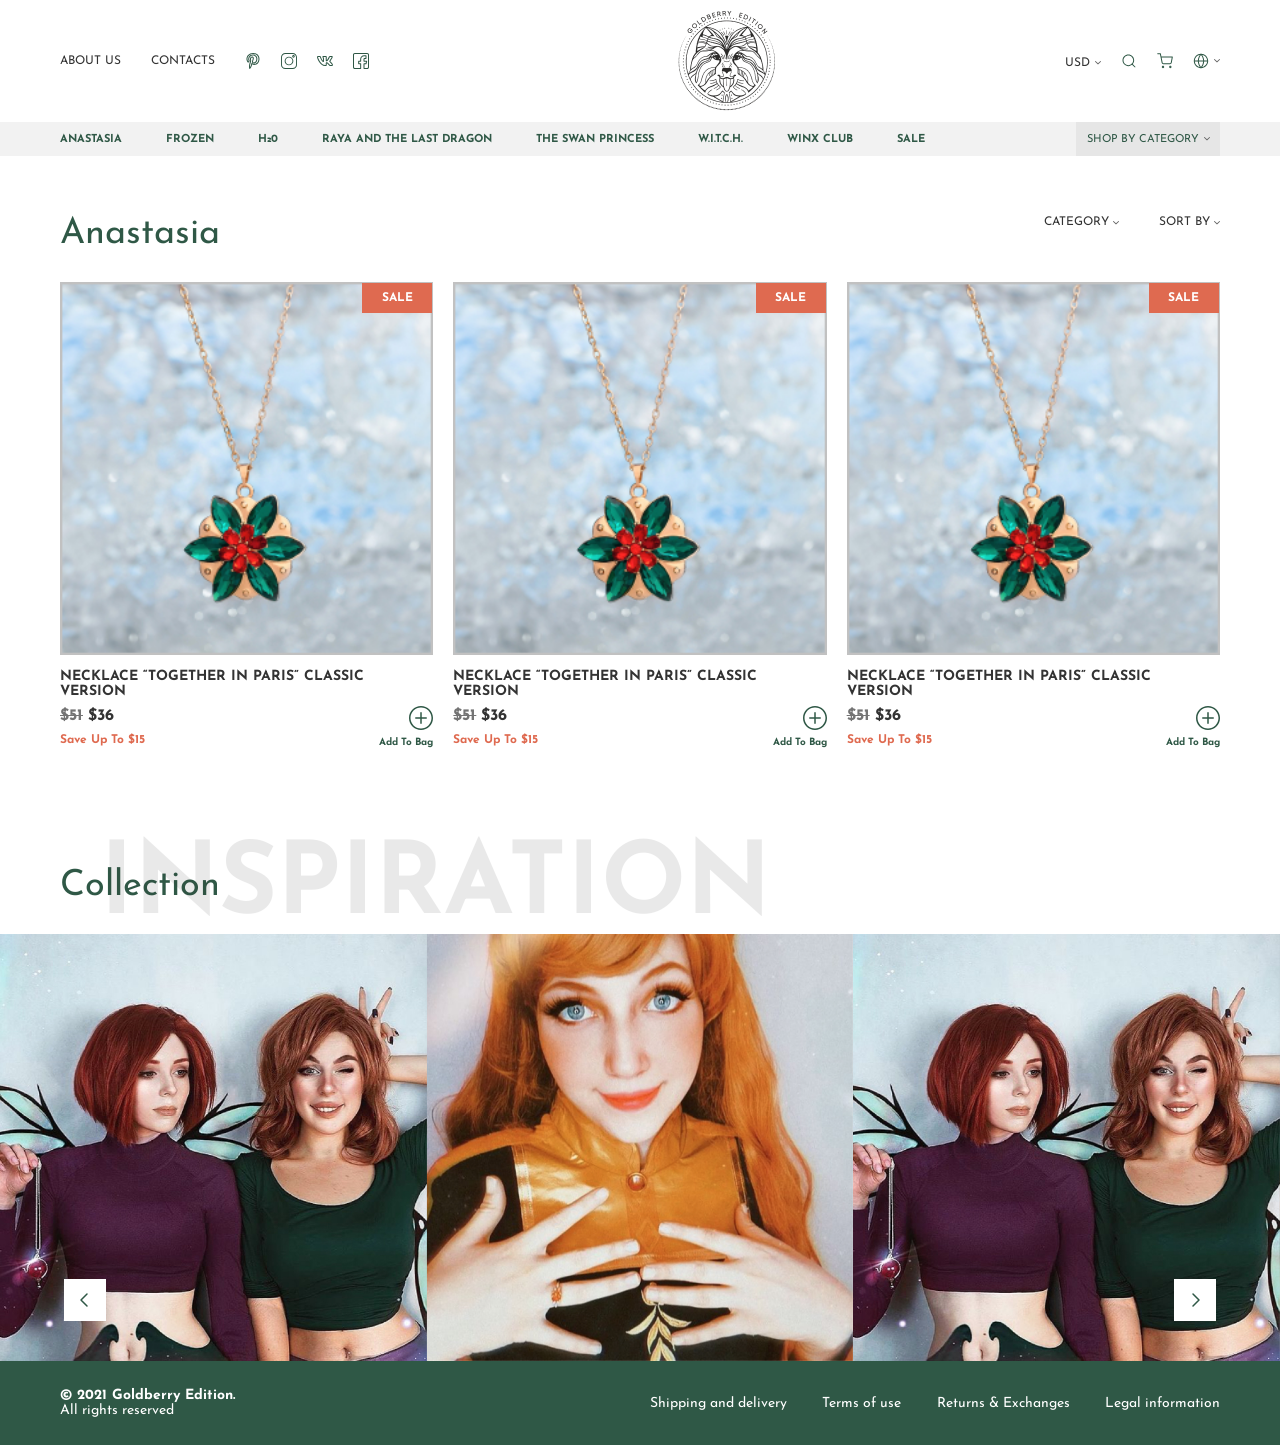
<file: markup/collection.html>
<!DOCTYPE html>
<html lang="RU">

<head>

	<meta charset="utf-8">

	<title>Projects</title>

	<meta name="description" content="Startup HTML template OptimizedHTML 5">

	<meta name="viewport" content="width=device-width">

	<link rel="stylesheet" href="css/styles.min.css">

</head>

<body>
	
	<header class="header">
		<div class="container">
			<div class="row">
				<div class="mobile__mnu">
					<a href="/"><img src="img/logoh.png" alt=""></a>
					<div class="wrap_mnu">
						<div class="toggle_mnu">
							<span></span>
							<span></span>
							<span></span>
						</div>
					</div>
				</div>
				<div class="header__wrapper col-12">
					<div class="header__about">
						<a href="#" class="header__about-link">about us</a>
						<a href="#" class="header__about-link">contacts</a>
						<ul class="header__about-list">
							<li><a href="#"><img src="img/icon/pinterest.svg" alt=""></a></li>
							<li><a href="#"><img src="img/icon/instagram.svg" alt=""></a></li>
							<li><a href="#"><img src="img/icon/vk.svg" alt=""></a></li>
							<li><a href="#"><img src="img/icon/facebook.svg" alt=""></a></li>
						</ul>
					</div>
					<div class="header__logo">
						<a href="/"><img src="img/logoh.png" alt=""></a>
					</div>
					<ul class="header__bar">
						<li><a class="header__bar-link" href="#">USD<img class="chevron" src="img/icon/chevron-down.svg" alt=""></a></li>
						<li><a href="#search" class="fancybox"><img src="img/icon/search.svg" alt=""></a></li>
						<li><a href="#"><img src="img/icon/shopping-cart.svg" alt=""></a></li>
						<li><a href="#"><img src="img/icon/globe.svg" alt=""><img class="chevron" src="img/icon/chevron-down.svg" alt=""></a></li>
					</ul>
				</div>
			</div>
		</div>
		<div class="header__wrapp">
			<div class="container">
				<div class="row">
					<div class="col-9">
						<nav class="header__nav">
							<ul class="header__list">
								<li class="header__list-item">
									<a class="header__list-link" href="#">Anastasia</a>
								</li>
								<li class="header__list-item">
									<a class="header__list-link" href="#">Frozen</a>
								</li>
								<li class="header__list-item">
									<a class="header__list-link" href="#">H₂0</a>
								</li>
								<li class="header__list-item">
									<a class="header__list-link" href="#">raya and the last dragon</a>
								</li>
								<li class="header__list-item">
									<a class="header__list-link" href="#">the swan princess</a>
								</li>
								<li class="header__list-item">
									<a class="header__list-link" href="#">W.i.t.c.h.</a>
								</li>
								<li class="header__list-item">
									<a class="header__list-link" href="#">winx club</a>
								</li><li class="header__list-item">
									<a class="header__list-link" href="#">sale</a>
								</li>
							</ul>
						</nav>
					</div>
					<div class="header__wrapp-btn col-3">
						<a href="#" class="header__btn">shop by category <img src="img/icon/chevron-down.svg" alt=""></a>
					</div>
				</div>
			</div>
		</div>
	</header>
	<main class="main">
		<section class="section sale">
			<div class="container">
				<div class="row">
					<div class="section__title col-lg-6 col-12">
						Anastasia
					</div>
					<div class="sale__wrapper col-lg-6 col-12">

						<div class="toggle">
							<div class="toggle__wrapp">
								<span>category</span>
								<img class="work_arrow" src="img/icon/chevron-down.svg" alt="">
							</div>
							<div class="toggle__wrapper" >
								<span>Anastasia</span>
								<span>Anastasia</span>
								<span>Anastasia</span>
							</div>
						</div>

						<div class="toggle">
							<div class="toggle__wrapp">
								<span>sort by</span>
								<img class="work_arrow" src="img/icon/chevron-down.svg" alt="">
							</div>
							<div class="toggle__wrapper" >
								<span>New</span>
								<span>Price: low to high</span>
								<span>Price: high to low</span>
							</div>
						</div>
					</div>
				</div>
				<div class=" row">
					<div class="col-lg-4 col-md-6 col-12 sale__slider-item">
						<div class="cart cart__middle">
							<div class="cart__img">
								<img src="img/cartmini.jpg" alt="">
								<span>SALE</span>
							</div>
							<div class="cart__title">
								Necklace “Together in Paris” classic version
							</div>
							<div class="cart__price">
								<div class="cart__count">
									<div class="cart__sale">
										<span>$51</span><span>$36</span>
									</div>
									<div class="cart__save">
										Save Up To $15
									</div>
								</div>
								<div class="cart__bag">
									<img src="img/icon/plus.svg" alt="">
									<span>Add To Bag</span>
								</div>
							</div>
						</div>
					</div>
					<div class="col-lg-4 col-md-6 col-12 sale__slider-item">
						<div class="cart cart__middle">
							<div class="cart__img">
								<img src="img/cartmini.jpg" alt="">
								<span>SALE</span>
							</div>
							<div class="cart__title">
								Necklace “Together in Paris” classic version
							</div>
							<div class="cart__price">
								<div class="cart__count">
									<div class="cart__sale">
										<span>$51</span><span>$36</span>
									</div>
									<div class="cart__save">
										Save Up To $15
									</div>
								</div>
								<div class="cart__bag">
									<img src="img/icon/plus.svg" alt="">
									<span>Add To Bag</span>
								</div>
							</div>
						</div>
					</div>
					<div class="col-lg-4 col-md-6 col-12 sale__slider-item">
						<div class="cart cart__middle">
							<div class="cart__img">
								<img src="img/cartmini.jpg" alt="">
								<span>SALE</span>
							</div>
							<div class="cart__title">
								Necklace “Together in Paris” classic version
							</div>
							<div class="cart__price">
								<div class="cart__count">
									<div class="cart__sale">
										<span>$51</span><span>$36</span>
									</div>
									<div class="cart__save">
										Save Up To $15
									</div>
								</div>
								<div class="cart__bag">
									<img src="img/icon/plus.svg" alt="">
									<span>Add To Bag</span>
								</div>
							</div>
						</div>
					</div>

				</div>
			</div>		
		</section>
		<section class="section instagram inspiration">
			<div class="container">
				<div class="row">
					<div class="section__title col-12">
						Collection
					</div>
					<div class="instagram__hash">
						inspiration
					</div>
				</div>
			</div>
			<div class="inspiration__slider owl-carousel">
				<div class="item">
					<img src="img/instagram2.jpg" alt="">
				</div>
				<div class="item">
					<img src="img/instagram.jpg" alt="">
				</div>
				<div class="item">
					<img src="img/instagram2.jpg" alt="">
				</div>
				<div class="item">
					<img src="img/instagram.jpg" alt="">
				</div>
				<div class="item">
					<img src="img/instagram2.jpg" alt="">
				</div>
				<div class="item">
					<img src="img/instagram.jpg" alt="">
				</div>
				<div class="item">
					<img src="img/instagram2.jpg" alt="">
				</div>
			</div>
		</section>
	</main>
	<footer class="footer">
		<div class="container">
			<div class="footer__wrapper row">
				<div class="footer__edit col-lg-6 col-md-4 col-12">
					<span><b>© 2021 Goldberry Edition.</b></span>
					<span>All rights reserved</span>
				</div>
				<div class="col-lg-6 col-md-8 col-12">
					<nav class="footer__nav">
						<ul class="footer__nav-menu">
							<li class="footer__nav-item">
								<a href="#" class="footer__nav-link">Shipping and delivery</a>
							</li>
							<li class="footer__nav-item">
								<a href="#" class="footer__nav-link">Terms of use</a>
							</li>
							<li class="footer__nav-item">
								<a href="#" class="footer__nav-link">Returns & Exchanges</a>
							</li>
							<li class="footer__nav-item">
								<a href="#" class="footer__nav-link">Legal information</a>
							</li>
						</ul>
					</nav>
				</div>
			</div>
		</div>
	</footer>
	
	<form action="" class="searchForm" id="search">
		<div class="container"><input type="search" placeholder="search ..."></div>
	</form>

	<script src="js/scripts.min.js"></script>

</body>

</html>
</file>
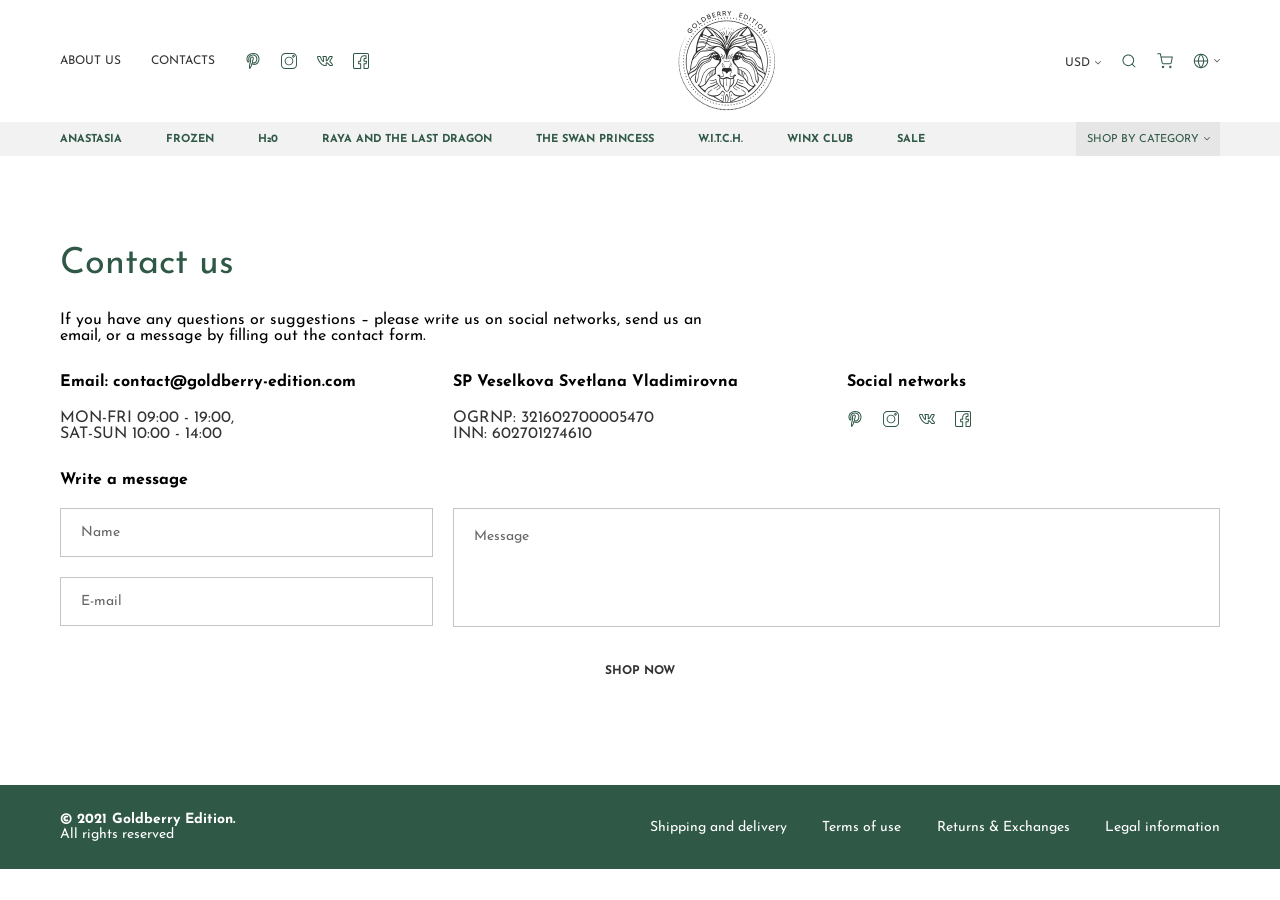
<file: markup/contact.html>
<!DOCTYPE html>
<html lang="RU">

<head>

	<meta charset="utf-8">

	<title>Projects</title>

	<meta name="description" content="Startup HTML template OptimizedHTML 5">

	<meta name="viewport" content="width=device-width">

	<link rel="stylesheet" href="css/styles.min.css">

</head>

<body>
	
	<header class="header">
		<div class="container">
			<div class="row">
				<div class="mobile__mnu">
					<a href="/"><img src="img/logoh.png" alt=""></a>
					<div class="wrap_mnu">
						<div class="toggle_mnu">
							<span></span>
							<span></span>
							<span></span>
						</div>
					</div>
				</div>
				<div class="header__wrapper col-12">
					<div class="header__about">
						<a href="#" class="header__about-link">about us</a>
						<a href="#" class="header__about-link">contacts</a>
						<ul class="header__about-list">
							<li><a href="#"><img src="img/icon/pinterest.svg" alt=""></a></li>
							<li><a href="#"><img src="img/icon/instagram.svg" alt=""></a></li>
							<li><a href="#"><img src="img/icon/vk.svg" alt=""></a></li>
							<li><a href="#"><img src="img/icon/facebook.svg" alt=""></a></li>
						</ul>
					</div>
					<div class="header__logo">
						<a href="/"><img src="img/logoh.png" alt=""></a>
					</div>
					<ul class="header__bar">
						<li><a class="header__bar-link" href="#">USD<img class="chevron" src="img/icon/chevron-down.svg" alt=""></a></li>
						<li><a href="#search" class="fancybox"><img src="img/icon/search.svg" alt=""></a></li>
						<li><a href="#"><img src="img/icon/shopping-cart.svg" alt=""></a></li>
						<li><a href="#"><img src="img/icon/globe.svg" alt=""><img class="chevron" src="img/icon/chevron-down.svg" alt=""></a></li>
					</ul>
				</div>
			</div>
		</div>
		<div class="header__wrapp">
			<div class="container">
				<div class="row">
					<div class="col-9">
						<nav class="header__nav">
							<ul class="header__list">
								<li class="header__list-item">
									<a class="header__list-link" href="#">Anastasia</a>
								</li>
								<li class="header__list-item">
									<a class="header__list-link" href="#">Frozen</a>
								</li>
								<li class="header__list-item">
									<a class="header__list-link" href="#">H₂0</a>
								</li>
								<li class="header__list-item">
									<a class="header__list-link" href="#">raya and the last dragon</a>
								</li>
								<li class="header__list-item">
									<a class="header__list-link" href="#">the swan princess</a>
								</li>
								<li class="header__list-item">
									<a class="header__list-link" href="#">W.i.t.c.h.</a>
								</li>
								<li class="header__list-item">
									<a class="header__list-link" href="#">winx club</a>
								</li><li class="header__list-item">
									<a class="header__list-link" href="#">sale</a>
								</li>
							</ul>
						</nav>
					</div>
					<div class="header__wrapp-btn col-3">
						<a href="#" class="header__btn">shop by category <img src="img/icon/chevron-down.svg" alt=""></a>
					</div>
				</div>
			</div>
		</div>
	</header>
	<main class="main">
		<section class="section contact">
			<div class="container">
				<div class="row">
					<div class="section__title col-12">Contact us</div>
					<div class="section__subtitle col-7">
						If you have any questions or suggestions – please write us on social networks, send us an email, or a message by filling out the contact form.
					</div>
				</div>
				<form action="" class="form">
					<div class="row">
						<div class="form__title col-md-4 col-12">
							<p>Email: contact@goldberry-edition.com</p>
							<span>MON-FRI 09:00 - 19:00, <br>SAT-SUN 10:00 - 14:00</span>
						</div>
						<div class="form__title col-md-4 col-12">
							<p>SP Veselkova Svetlana Vladimirovna</p>
							<span>OGRNP: 321602700005470 <br> INN: 602701274610</span>
						</div>
						<div class="form__title col-md-4 col-12">
							<p>Social networks</p>
							<div class="form__social">
								<a href="#"><img src="img/icon/pinterest.svg" alt=""></a>
								<a href="#"><img src="img/icon/instagram.svg" alt=""></a>
								<a href="#"><img src="img/icon/vk.svg" alt=""></a>
								<a href="#"><img src="img/icon/facebook.svg" alt=""></a>
							</div>
						</div>
						<div class="form__title col-md-12">
							<p>Write a message</p>
						</div>
						<div class="col-md-4">
							<input type="text" placeholder="Name" required="">
							<input type="text" placeholder="E-mail" required="">
						</div>
						<div class="col-md-8">
							<textarea placeholder="Message"></textarea>
						</div>
						<div class="col-12">
							<button class="form__btn btn">Shop now</button>
						</div>
					</div>
				</form>
			</div>
		</section>
	</main>
	<footer class="footer">
		<div class="container">
			<div class="footer__wrapper row">
				<div class="footer__edit col-lg-6 col-md-4 col-12">
					<span><b>© 2021 Goldberry Edition.</b></span>
					<span>All rights reserved</span>
				</div>
				<div class="col-lg-6 col-md-8 col-12">
					<nav class="footer__nav">
						<ul class="footer__nav-menu">
							<li class="footer__nav-item">
								<a href="#" class="footer__nav-link">Shipping and delivery</a>
							</li>
							<li class="footer__nav-item">
								<a href="#" class="footer__nav-link">Terms of use</a>
							</li>
							<li class="footer__nav-item">
								<a href="#" class="footer__nav-link">Returns & Exchanges</a>
							</li>
							<li class="footer__nav-item">
								<a href="#" class="footer__nav-link">Legal information</a>
							</li>
						</ul>
					</nav>
				</div>
			</div>
		</div>
	</footer>
	
	<form action="" class="searchForm" id="search">
		<div class="container"><input type="search" placeholder="search ..."></div>
	</form>

	<script src="js/scripts.min.js"></script>

</body>

</html>
</file>
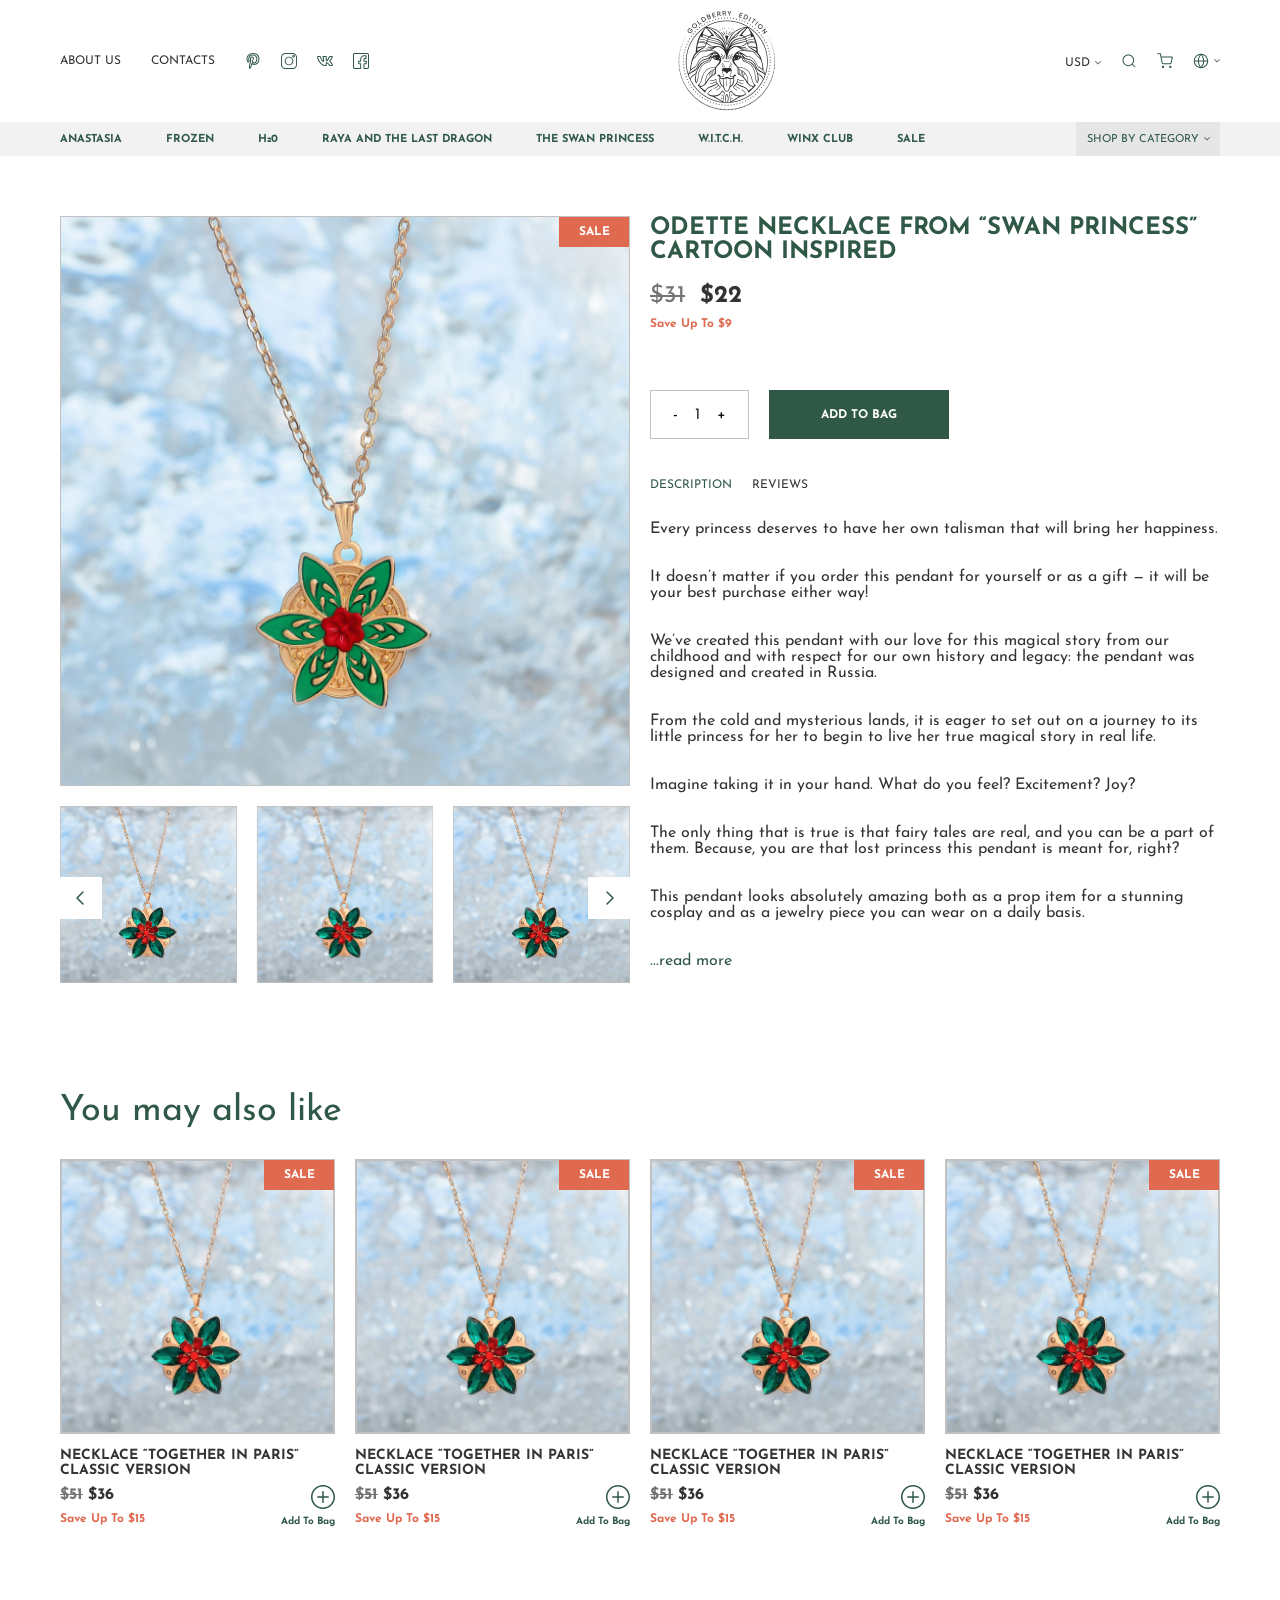
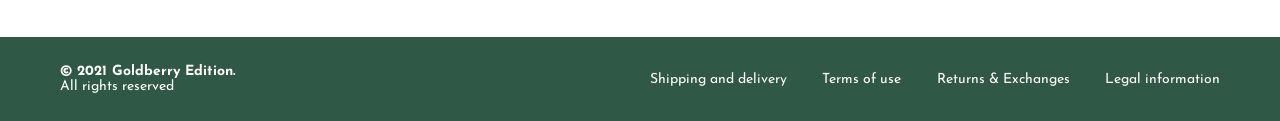
<file: markup/product.html>
<!DOCTYPE html>
<html lang="RU">

<head>

	<meta charset="utf-8">

	<title>Projects</title>

	<meta name="description" content="Startup HTML template OptimizedHTML 5">

	<meta name="viewport" content="width=device-width">

	<link rel="stylesheet" href="css/styles.min.css">

</head>

<body>
	
	<header class="header">
		<div class="container">
			<div class="row">
				<div class="mobile__mnu">
					<a href="/"><img src="img/logoh.png" alt=""></a>
					<div class="wrap_mnu">
						<div class="toggle_mnu">
							<span></span>
							<span></span>
							<span></span>
						</div>
					</div>
				</div>
				<div class="header__wrapper col-12">
					<div class="header__about">
						<a href="#" class="header__about-link">about us</a>
						<a href="#" class="header__about-link">contacts</a>
						<ul class="header__about-list">
							<li><a href="#"><img src="img/icon/pinterest.svg" alt=""></a></li>
							<li><a href="#"><img src="img/icon/instagram.svg" alt=""></a></li>
							<li><a href="#"><img src="img/icon/vk.svg" alt=""></a></li>
							<li><a href="#"><img src="img/icon/facebook.svg" alt=""></a></li>
						</ul>
					</div>
					<div class="header__logo">
						<a href="/"><img src="img/logoh.png" alt=""></a>
					</div>
					<ul class="header__bar">
						<li><a class="header__bar-link" href="#">USD<img class="chevron" src="img/icon/chevron-down.svg" alt=""></a></li>
						<li><a href="#search" class="fancybox"><img src="img/icon/search.svg" alt=""></a></li>
						<li><a href="#"><img src="img/icon/shopping-cart.svg" alt=""></a></li>
						<li><a href="#"><img src="img/icon/globe.svg" alt=""><img class="chevron" src="img/icon/chevron-down.svg" alt=""></a></li>
					</ul>
				</div>
			</div>
		</div>
		<div class="header__wrapp">
			<div class="container">
				<div class="row">
					<div class="col-9">
						<nav class="header__nav">
							<ul class="header__list">
								<li class="header__list-item">
									<a class="header__list-link" href="#">Anastasia</a>
								</li>
								<li class="header__list-item">
									<a class="header__list-link" href="#">Frozen</a>
								</li>
								<li class="header__list-item">
									<a class="header__list-link" href="#">H₂0</a>
								</li>
								<li class="header__list-item">
									<a class="header__list-link" href="#">raya and the last dragon</a>
								</li>
								<li class="header__list-item">
									<a class="header__list-link" href="#">the swan princess</a>
								</li>
								<li class="header__list-item">
									<a class="header__list-link" href="#">W.i.t.c.h.</a>
								</li>
								<li class="header__list-item">
									<a class="header__list-link" href="#">winx club</a>
								</li><li class="header__list-item">
									<a class="header__list-link" href="#">sale</a>
								</li>
							</ul>
						</nav>
					</div>
					<div class="header__wrapp-btn col-3">
						<a href="#" class="header__btn">shop by category <img src="img/icon/chevron-down.svg" alt=""></a>
					</div>
				</div>
			</div>
		</div>
	</header>
	<main class="main">
		<section class="section product">
			<div class="container">
				<div class="row">
					<div class="col-lg-6">
						<div class="product__img cart__img">
							<img src="img/slide3.jpg" alt="">
							<span>SALE</span>
						</div>
						<div class="product__carousel owl-carousel">
							<div class="item">
								<img src="img/cartmini.jpg" alt="">
							</div>
							<div class="item">
								<img src="img/cartmini.jpg" alt="">
							</div>
							<div class="item">
								<img src="img/cartmini.jpg" alt="">
							</div>
							<div class="item">
								<img src="img/cartmini.jpg" alt="">
							</div>
						</div>
					</div>
					<div class="col-lg-6">
						<div class="product__title">
							Odette necklace from “Swan princess” cartoon inspired
						</div>
						<div class="product__price">
							<div class="product__price-sell">
								$31
							</div>
							<div class="product__price-last">
								$22
							</div>
						</div>
						<div class="product__sale">
							Save Up To $9
						</div>
						<div class="product__form">
							<div class="product__conter">
								<button>-</button>
								<span>1</span>
								<button>+</button>
							</div>
							<button class="btn btn__button">add to bag</button>
						</div>
						<div class="wrapper">
							<div class="tabs_wrapp">
								<div class="tab active">description</div>
								<div class="tab">reviews</div>
							</div>
							<div class="tab_content">
								
								<div class="tab_item">
								<p>Every princess deserves to have her own talisman that will bring her happiness. </p>

								<p>It doesn’t matter if you order this pendant for yourself or as a gift — it will be your best purchase either way! </p>

								<p>We’ve created this pendant with our love for this magical story from our childhood and with respect for our own history and legacy: the pendant was designed and created in Russia. </p>

								<p>From the cold and mysterious lands, it is eager to set out on a journey to its little princess for her to begin to live her true magical story in real life.</p>

								<p>Imagine taking it in your hand. What do you feel? Excitement? Joy? </p>
								
								<p>The only thing that is true is that fairy tales are real, and you can be a part of them. Because, you are that lost princess this pendant is meant for, right?</p>

								<p>This pendant looks absolutely amazing both as a prop item for a stunning cosplay and as a jewelry piece you can wear on a daily basis.  </p>

								<a href="#">...read more</a>

								</div>
								<div class="tab_item">
									<iframe width="100%" height="372" src="https://www.youtube.com/embed/AqdAtTu8Aes" title="YouTube video player" frameborder="0" allow="accelerometer; autoplay; clipboard-write; encrypted-media; gyroscope; picture-in-picture" allowfullscreen></iframe>
								</div>
							</div>
						</div>
					</div>
				</div>
			</div>
		</section>
		<section class="section productList">
			<div class="container">
				<div class="row">
					<div class="section__title col-12">
						You may also like
					</div>
					<div class="col-lg-3">
						<div class="cart">
							<div class="cart__img">
								<img src="img/cartmini.jpg" alt="">
								<span>SALE</span>
							</div>
							<div class="cart__title">
								Necklace “Together in Paris” classic version
							</div>
							<div class="cart__price">
								<div class="cart__count">
									<div class="cart__sale">
										<span>$51</span><span>$36</span>
									</div>
									<div class="cart__save">
										Save Up To $15
									</div>
								</div>
								<div class="cart__bag">
									<img src="img/icon/plus.svg" alt="">
									<span>Add To Bag</span>
								</div>
							</div>
						</div>
					</div>
					<div class="col-lg-3">
						<div class="cart">
							<div class="cart__img">
								<img src="img/cartmini.jpg" alt="">
								<span>SALE</span>
							</div>
							<div class="cart__title">
								Necklace “Together in Paris” classic version
							</div>
							<div class="cart__price">
								<div class="cart__count">
									<div class="cart__sale">
										<span>$51</span><span>$36</span>
									</div>
									<div class="cart__save">
										Save Up To $15
									</div>
								</div>
								<div class="cart__bag">
									<img src="img/icon/plus.svg" alt="">
									<span>Add To Bag</span>
								</div>
							</div>
						</div>
					</div>
					<div class="col-lg-3">
						<div class="cart">
							<div class="cart__img">
								<img src="img/cartmini.jpg" alt="">
								<span>SALE</span>
							</div>
							<div class="cart__title">
								Necklace “Together in Paris” classic version
							</div>
							<div class="cart__price">
								<div class="cart__count">
									<div class="cart__sale">
										<span>$51</span><span>$36</span>
									</div>
									<div class="cart__save">
										Save Up To $15
									</div>
								</div>
								<div class="cart__bag">
									<img src="img/icon/plus.svg" alt="">
									<span>Add To Bag</span>
								</div>
							</div>
						</div>
					</div>
					<div class="col-lg-3">
						<div class="cart">
							<div class="cart__img">
								<img src="img/cartmini.jpg" alt="">
								<span>SALE</span>
							</div>
							<div class="cart__title">
								Necklace “Together in Paris” classic version
							</div>
							<div class="cart__price">
								<div class="cart__count">
									<div class="cart__sale">
										<span>$51</span><span>$36</span>
									</div>
									<div class="cart__save">
										Save Up To $15
									</div>
								</div>
								<div class="cart__bag">
									<img src="img/icon/plus.svg" alt="">
									<span>Add To Bag</span>
								</div>
							</div>
						</div>
					</div>
				</div>
			</div>
		</section>
	</main>
	<footer class="footer">
		<div class="container">
			<div class="footer__wrapper row">
				<div class="footer__edit col-lg-6 col-md-4 col-12">
					<span><b>© 2021 Goldberry Edition.</b></span>
					<span>All rights reserved</span>
				</div>
				<div class="col-lg-6 col-md-8 col-12">
					<nav class="footer__nav">
						<ul class="footer__nav-menu">
							<li class="footer__nav-item">
								<a href="#" class="footer__nav-link">Shipping and delivery</a>
							</li>
							<li class="footer__nav-item">
								<a href="#" class="footer__nav-link">Terms of use</a>
							</li>
							<li class="footer__nav-item">
								<a href="#" class="footer__nav-link">Returns & Exchanges</a>
							</li>
							<li class="footer__nav-item">
								<a href="#" class="footer__nav-link">Legal information</a>
							</li>
						</ul>
					</nav>
				</div>
			</div>
		</div>
	</footer>
	
	<form action="" class="searchForm" id="search">
		<div class="container"><input type="search" placeholder="search ..."></div>
	</form>

	<script src="js/scripts.min.js"></script>

</body>

</html>
</file>
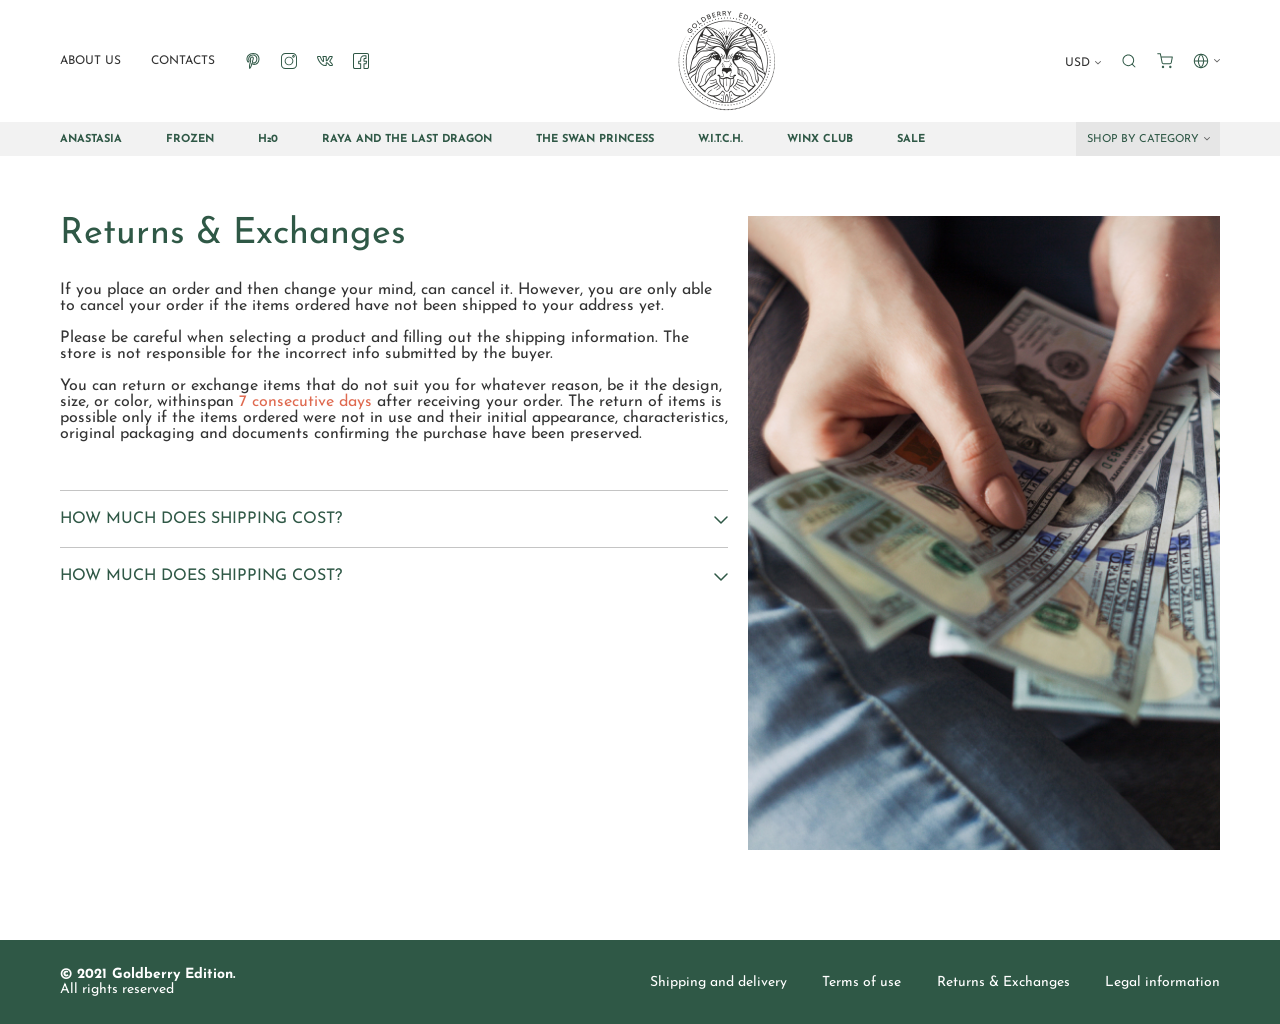
<file: markup/returns.html>
<!DOCTYPE html>
<html lang="RU">

<head>

	<meta charset="utf-8">

	<title>Projects</title>

	<meta name="description" content="Startup HTML template OptimizedHTML 5">

	<meta name="viewport" content="width=device-width">

	<link rel="stylesheet" href="css/styles.min.css">

</head>

<body>
	
	<header class="header">
		<div class="container">
			<div class="row">
				<div class="mobile__mnu">
					<a href="/"><img src="img/logoh.png" alt=""></a>
					<div class="wrap_mnu">
						<div class="toggle_mnu">
							<span></span>
							<span></span>
							<span></span>
						</div>
					</div>
				</div>
				<div class="header__wrapper col-12">
					<div class="header__about">
						<a href="#" class="header__about-link">about us</a>
						<a href="#" class="header__about-link">contacts</a>
						<ul class="header__about-list">
							<li><a href="#"><img src="img/icon/pinterest.svg" alt=""></a></li>
							<li><a href="#"><img src="img/icon/instagram.svg" alt=""></a></li>
							<li><a href="#"><img src="img/icon/vk.svg" alt=""></a></li>
							<li><a href="#"><img src="img/icon/facebook.svg" alt=""></a></li>
						</ul>
					</div>
					<div class="header__logo">
						<a href="/"><img src="img/logoh.png" alt=""></a>
					</div>
					<ul class="header__bar">
						<li><a class="header__bar-link" href="#">USD<img class="chevron" src="img/icon/chevron-down.svg" alt=""></a></li>
						<li><a href="#search" class="fancybox"><img src="img/icon/search.svg" alt=""></a></li>
						<li><a href="#"><img src="img/icon/shopping-cart.svg" alt=""></a></li>
						<li><a href="#"><img src="img/icon/globe.svg" alt=""><img class="chevron" src="img/icon/chevron-down.svg" alt=""></a></li>
					</ul>
				</div>
			</div>
		</div>
		<div class="header__wrapp">
			<div class="container">
				<div class="row">
					<div class="col-9">
						<nav class="header__nav">
							<ul class="header__list">
								<li class="header__list-item">
									<a class="header__list-link" href="#">Anastasia</a>
								</li>
								<li class="header__list-item">
									<a class="header__list-link" href="#">Frozen</a>
								</li>
								<li class="header__list-item">
									<a class="header__list-link" href="#">H₂0</a>
								</li>
								<li class="header__list-item">
									<a class="header__list-link" href="#">raya and the last dragon</a>
								</li>
								<li class="header__list-item">
									<a class="header__list-link" href="#">the swan princess</a>
								</li>
								<li class="header__list-item">
									<a class="header__list-link" href="#">W.i.t.c.h.</a>
								</li>
								<li class="header__list-item">
									<a class="header__list-link" href="#">winx club</a>
								</li><li class="header__list-item">
									<a class="header__list-link" href="#">sale</a>
								</li>
							</ul>
						</nav>
					</div>
					<div class="header__wrapp-btn col-3">
						<a href="#" class="header__btn">shop by category <img src="img/icon/chevron-down.svg" alt=""></a>
					</div>
				</div>
			</div>
		</div>
	</header>
	<main class="main">
		<section class="section shipping returns">
			<div class="container">
				<div class="row">
					<div class="col-lg-7 col-12">
						<div class="row">
							<div class="section__title col-12">
								Returns & Exchanges
							</div>
							<div class="col-12">
								<p>If you place an order and then change your mind, can cancel it. However, you are only able to cancel your order if the items ordered have not been shipped to your address yet.</p>
								<p>
								Please be careful when selecting a product and filling out the shipping information. The store is not responsible for the incorrect info submitted by the buyer.</p>
								<p>
								You can return or exchange items that do not suit you for whatever reason, be it the design, size, or color, withinspan	<span> 7 consecutive days</span> after receiving your order. The return of items is possible only if the items ordered were not in use and their initial appearance, characteristics, original packaging and documents confirming the purchase have been preserved.
																</p> <br> <br>	
							</div>
							<div class="col-12">
								<div class="work">
									<div class="work_head">
										<div class="work_nav">
											<div class="work_title">How much does shipping cost?</div>
											<div class="work_arrow"><img src="img/icon/chevron-down2.svg" alt=""></div>
										</div>
										
											<span class="toggle-text" style="display: none;">
												<p>To do a return or an exchange, please contact us at support.goldberry@gmail.com.</p>
												<p>
												We will email you all the necessary instructions.
												</p><p>
												Upon the receipt of your returned package, we will check the condition of the items before sending you replacements in the case of the exchange or issuing you a refund in the case of the return.</p>
										</span>
									
									</div>
								</div>
							</div>
							<div class="col-12">
								<div class="work">
									<div class="work_head">
										<div class="work_nav">
											<div class="work_title">How much does shipping cost?</div>
											<div class="work_arrow"><img src="img/icon/chevron-down2.svg" alt=""></div>
										</div>
										
											<span class="toggle-text" style="display: none;">
											<p>If you have any questions or are experiencing an issue with placing your order, please feel free to contact us. We are always glad to help you.</p> 	
											Email: <p class="grn">support.goldberry@gmail.com</p></span>
										
									</div>
								</div>
							</div>
						</div>
					</div>
					<div class="col-lg-5 col-12">
						<img src="img/ShippingDelivery2.jpg" alt="">
					</div>
				</div>
			</div>
		</section>
	</main>
	<footer class="footer">
		<div class="container">
			<div class="footer__wrapper row">
				<div class="footer__edit col-lg-6 col-md-4 col-12">
					<span><b>© 2021 Goldberry Edition.</b></span>
					<span>All rights reserved</span>
				</div>
				<div class="col-lg-6 col-md-8 col-12">
					<nav class="footer__nav">
						<ul class="footer__nav-menu">
							<li class="footer__nav-item">
								<a href="#" class="footer__nav-link">Shipping and delivery</a>
							</li>
							<li class="footer__nav-item">
								<a href="#" class="footer__nav-link">Terms of use</a>
							</li>
							<li class="footer__nav-item">
								<a href="#" class="footer__nav-link">Returns & Exchanges</a>
							</li>
							<li class="footer__nav-item">
								<a href="#" class="footer__nav-link">Legal information</a>
							</li>
						</ul>
					</nav>
				</div>
			</div>
		</div>
	</footer>
	
	<form action="" class="searchForm" id="search">
		<div class="container"><input type="search" placeholder="search ..."></div>
	</form>

	<script src="js/scripts.min.js"></script>

</body>

</html>
</file>
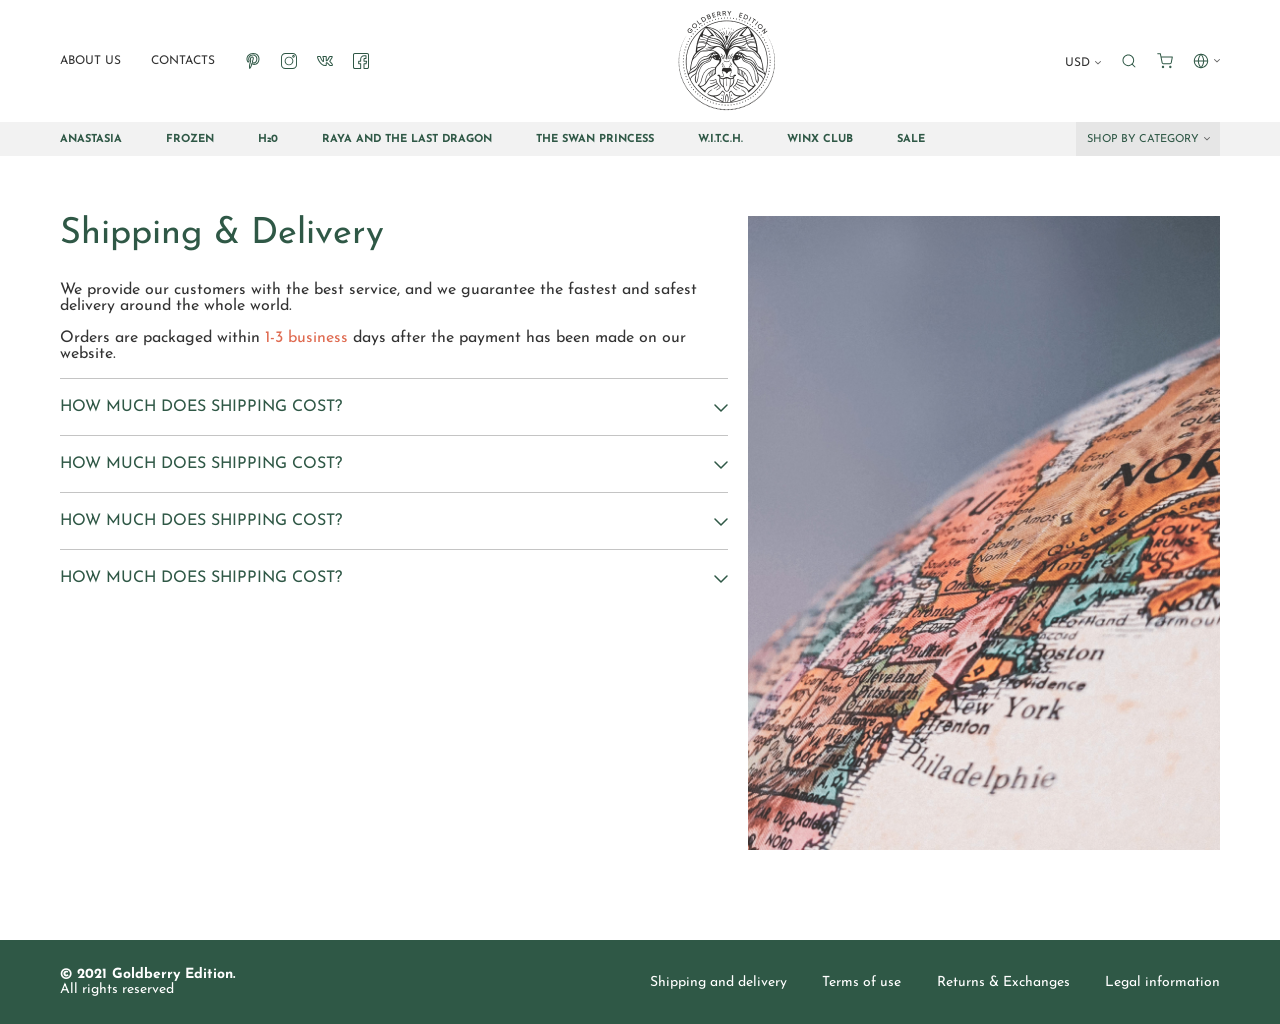
<file: markup/shipping.html>
<!DOCTYPE html>
<html lang="RU">

<head>

	<meta charset="utf-8">

	<title>Projects</title>

	<meta name="description" content="Startup HTML template OptimizedHTML 5">

	<meta name="viewport" content="width=device-width">

	<link rel="stylesheet" href="css/styles.min.css">

</head>

<body>
	
	<header class="header">
		<div class="container">
			<div class="row">
				<div class="mobile__mnu">
					<a href="/"><img src="img/logoh.png" alt=""></a>
					<div class="wrap_mnu">
						<div class="toggle_mnu">
							<span></span>
							<span></span>
							<span></span>
						</div>
					</div>
				</div>
				<div class="header__wrapper col-12">
					<div class="header__about">
						<a href="#" class="header__about-link">about us</a>
						<a href="#" class="header__about-link">contacts</a>
						<ul class="header__about-list">
							<li><a href="#"><img src="img/icon/pinterest.svg" alt=""></a></li>
							<li><a href="#"><img src="img/icon/instagram.svg" alt=""></a></li>
							<li><a href="#"><img src="img/icon/vk.svg" alt=""></a></li>
							<li><a href="#"><img src="img/icon/facebook.svg" alt=""></a></li>
						</ul>
					</div>
					<div class="header__logo">
						<a href="/"><img src="img/logoh.png" alt=""></a>
					</div>
					<ul class="header__bar">
						<li><a class="header__bar-link" href="#">USD<img class="chevron" src="img/icon/chevron-down.svg" alt=""></a></li>
						<li><a href="#search" class="fancybox"><img src="img/icon/search.svg" alt=""></a></li>
						<li><a href="#"><img src="img/icon/shopping-cart.svg" alt=""></a></li>
						<li><a href="#"><img src="img/icon/globe.svg" alt=""><img class="chevron" src="img/icon/chevron-down.svg" alt=""></a></li>
					</ul>
				</div>
			</div>
		</div>
		<div class="header__wrapp">
			<div class="container">
				<div class="row">
					<div class="col-9">
						<nav class="header__nav">
							<ul class="header__list">
								<li class="header__list-item">
									<a class="header__list-link" href="#">Anastasia</a>
								</li>
								<li class="header__list-item">
									<a class="header__list-link" href="#">Frozen</a>
								</li>
								<li class="header__list-item">
									<a class="header__list-link" href="#">H₂0</a>
								</li>
								<li class="header__list-item">
									<a class="header__list-link" href="#">raya and the last dragon</a>
								</li>
								<li class="header__list-item">
									<a class="header__list-link" href="#">the swan princess</a>
								</li>
								<li class="header__list-item">
									<a class="header__list-link" href="#">W.i.t.c.h.</a>
								</li>
								<li class="header__list-item">
									<a class="header__list-link" href="#">winx club</a>
								</li><li class="header__list-item">
									<a class="header__list-link" href="#">sale</a>
								</li>
							</ul>
						</nav>
					</div>
					<div class="header__wrapp-btn col-3">
						<a href="#" class="header__btn">shop by category <img src="img/icon/chevron-down.svg" alt=""></a>
					</div>
				</div>
			</div>
		</div>
	</header>
	<main class="main">
		<section class="section shipping">
			<div class="container">
				<div class="row">
					<div class="col-lg-7 col-12">
						<div class="row">
							<div class="section__title col-12">
								Shipping & Delivery
							</div>
							<div class="col-12">
								<p>We provide our customers with the best service, and we guarantee the fastest and safest delivery around the whole world. <br> <br>
								Orders are packaged within <span>1-3 business</span> days after the payment has been made on our website.
								</p>
							</div>
							<div class="col-12">
								<div class="work">
									<div class="work_head">
										<div class="work_nav">
											<div class="work_title">How much does shipping cost?</div>
											<div class="work_arrow"><img src="img/icon/chevron-down2.svg" alt=""></div>
										</div>
										
											<span class="toggle-text" style="display: none;">
											<p>If you have any questions or are experiencing an issue with placing your order, please feel free to contact us. We are always glad to help you.</p> 	
											Email: <p class="grn">support.goldberry@gmail.com</p></span>
										
									</div>
								</div>
							</div>
							<div class="col-12">
								<div class="work">
									<div class="work_head">
										<div class="work_nav">
											<div class="work_title">How much does shipping cost?</div>
											<div class="work_arrow"><img src="img/icon/chevron-down2.svg" alt=""></div>
										</div>
										
											<span class="toggle-text" style="display: none;">
											<p>If you have any questions or are experiencing an issue with placing your order, please feel free to contact us. We are always glad to help you.</p> 	
											Email: <p class="grn">support.goldberry@gmail.com</p></span>
										
									</div>
								</div>
							</div>
							<div class="col-12">
								<div class="work">
									<div class="work_head">
										<div class="work_nav">
											<div class="work_title">How much does shipping cost?</div>
											<div class="work_arrow"><img src="img/icon/chevron-down2.svg" alt=""></div>
										</div>
										
											<span class="toggle-text" style="display: none;">
											<p>If you have any questions or are experiencing an issue with placing your order, please feel free to contact us. We are always glad to help you.</p> 	
											Email: <p class="grn">support.goldberry@gmail.com</p></span>
										
									</div>
								</div>
							</div>
							<div class="col-12">
								<div class="work">
									<div class="work_head">
										<div class="work_nav">
											<div class="work_title">How much does shipping cost?</div>
											<div class="work_arrow"><img src="img/icon/chevron-down2.svg" alt=""></div>
										</div>
										
											<span class="toggle-text" style="display: none;">
											<p>If you have any questions or are experiencing an issue with placing your order, please feel free to contact us. We are always glad to help you.</p> 	
											Email: <p class="grn">support.goldberry@gmail.com</p></span>
										
									</div>
								</div>
							</div>
						</div>
					</div>
					<div class="col-lg-5 col-12">
						<img src="img/ShippingDelivery.jpg" alt="">
					</div>
				</div>
			</div>
		</section>
	</main>
	<footer class="footer">
		<div class="container">
			<div class="footer__wrapper row">
				<div class="footer__edit col-lg-6 col-md-4 col-12">
					<span><b>© 2021 Goldberry Edition.</b></span>
					<span>All rights reserved</span>
				</div>
				<div class="col-lg-6 col-md-8 col-12">
					<nav class="footer__nav">
						<ul class="footer__nav-menu">
							<li class="footer__nav-item">
								<a href="#" class="footer__nav-link">Shipping and delivery</a>
							</li>
							<li class="footer__nav-item">
								<a href="#" class="footer__nav-link">Terms of use</a>
							</li>
							<li class="footer__nav-item">
								<a href="#" class="footer__nav-link">Returns & Exchanges</a>
							</li>
							<li class="footer__nav-item">
								<a href="#" class="footer__nav-link">Legal information</a>
							</li>
						</ul>
					</nav>
				</div>
			</div>
		</div>
	</footer>
	
	<form action="" class="searchForm" id="search">
		<div class="container"><input type="search" placeholder="search ..."></div>
	</form>

	<script src="js/scripts.min.js"></script>

</body>

</html>
</file>
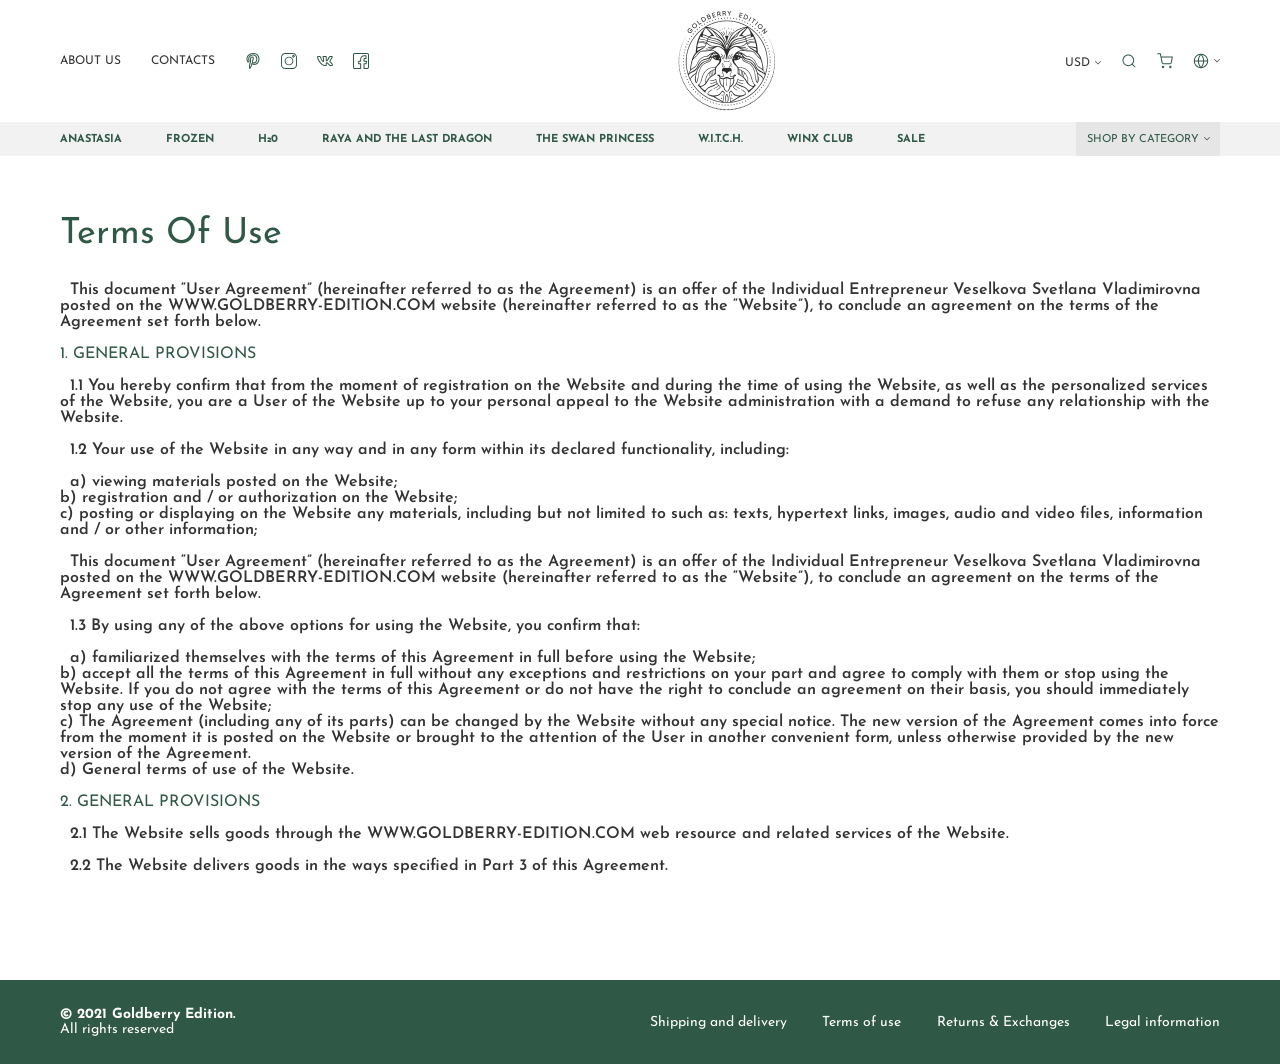
<file: markup/terms.html>
<!DOCTYPE html>
<html lang="RU">

<head>

	<meta charset="utf-8">

	<title>Projects</title>

	<meta name="description" content="Startup HTML template OptimizedHTML 5">

	<meta name="viewport" content="width=device-width">

	<link rel="stylesheet" href="css/styles.min.css">

</head>

<body>
	
	<header class="header">
		<div class="container">
			<div class="row">
				<div class="mobile__mnu">
					<a href="/"><img src="img/logoh.png" alt=""></a>
					<div class="wrap_mnu">
						<div class="toggle_mnu">
							<span></span>
							<span></span>
							<span></span>
						</div>
					</div>
				</div>
				<div class="header__wrapper col-12">
					<div class="header__about">
						<a href="#" class="header__about-link">about us</a>
						<a href="#" class="header__about-link">contacts</a>
						<ul class="header__about-list">
							<li><a href="#"><img src="img/icon/pinterest.svg" alt=""></a></li>
							<li><a href="#"><img src="img/icon/instagram.svg" alt=""></a></li>
							<li><a href="#"><img src="img/icon/vk.svg" alt=""></a></li>
							<li><a href="#"><img src="img/icon/facebook.svg" alt=""></a></li>
						</ul>
					</div>
					<div class="header__logo">
						<a href="/"><img src="img/logoh.png" alt=""></a>
					</div>
					<ul class="header__bar">
						<li><a class="header__bar-link" href="#">USD<img class="chevron" src="img/icon/chevron-down.svg" alt=""></a></li>
						<li><a href="#search" class="fancybox"><img src="img/icon/search.svg" alt=""></a></li>
						<li><a href="#"><img src="img/icon/shopping-cart.svg" alt=""></a></li>
						<li><a href="#"><img src="img/icon/globe.svg" alt=""><img class="chevron" src="img/icon/chevron-down.svg" alt=""></a></li>
					</ul>
				</div>
			</div>
		</div>
		<div class="header__wrapp">
			<div class="container">
				<div class="row">
					<div class="col-9">
						<nav class="header__nav">
							<ul class="header__list">
								<li class="header__list-item">
									<a class="header__list-link" href="#">Anastasia</a>
								</li>
								<li class="header__list-item">
									<a class="header__list-link" href="#">Frozen</a>
								</li>
								<li class="header__list-item">
									<a class="header__list-link" href="#">H₂0</a>
								</li>
								<li class="header__list-item">
									<a class="header__list-link" href="#">raya and the last dragon</a>
								</li>
								<li class="header__list-item">
									<a class="header__list-link" href="#">the swan princess</a>
								</li>
								<li class="header__list-item">
									<a class="header__list-link" href="#">W.i.t.c.h.</a>
								</li>
								<li class="header__list-item">
									<a class="header__list-link" href="#">winx club</a>
								</li><li class="header__list-item">
									<a class="header__list-link" href="#">sale</a>
								</li>
							</ul>
						</nav>
					</div>
					<div class="header__wrapp-btn col-3">
						<a href="#" class="header__btn">shop by category <img src="img/icon/chevron-down.svg" alt=""></a>
					</div>
				</div>
			</div>
		</div>
	</header>
	<main class="main">
		<section class="section terms">
			<div class="container">
				<div class="row">
					<div class="section__title col-12">
						Terms Of Use
					</div>
					<div class="col-12">
						<p>This document “User Agreement” (hereinafter referred to as the Agreement) is an offer of the Individual Entrepreneur Veselkova Svetlana Vladimirovna posted on the WWW.GOLDBERRY-EDITION.COM website (hereinafter referred to as the “Website”), to conclude an agreement on the terms of the Agreement set forth below.</p>
						<span>1. General Provisions</span><br><br>
						<p>1.1 You hereby confirm that from the moment of registration on the Website and during the time of using the Website, as well as the personalized services of the Website, you are a User of the Website up to your personal appeal to the Website administration with a demand to refuse any relationship with the Website.</p>
						<p>1.2 Your use of the Website in any way and in any form within its declared functionality, including:</p>
						<p>
							a) viewing materials posted on the Website; <br>
							b) registration and / or authorization on the Website; <br>
							c) posting or displaying on the Website any materials, including but not limited to such as: texts, hypertext links, images, audio and video  files, information and / or other information;</p>
						<p>This document “User Agreement” (hereinafter referred to as the Agreement) is an offer of the Individual Entrepreneur Veselkova Svetlana Vladimirovna posted on the WWW.GOLDBERRY-EDITION.COM website (hereinafter referred to as the “Website”), to conclude an agreement on the terms of the Agreement set forth below.</p>
						<p>1.3 By using any of the above options for using the Website, you confirm that:</p>
						<p>a) familiarized themselves with the terms of this Agreement in full before using the Website; <br>
						b) accept all the terms of this Agreement in full without any exceptions and restrictions on your part and agree to comply with them or stop using the Website. If you do not agree with the terms of this Agreement or do not have the right to conclude an agreement on their basis, you should immediately stop any use of the Website; <br>
						c) The Agreement (including any of its parts) can be changed by the Website without any special notice. The new version of the Agreement comes into force from the moment it is posted on the Website or brought to the attention of the User in another convenient form, unless otherwise provided by the new version of the Agreement. <br>
						d) General terms of use of the Website.</p>
						<span>2. General Provisions</span><br><br>
						<p>2.1 The Website sells goods through the WWW.GOLDBERRY-EDITION.COM web resource and related services of the Website.</p>
						<p>2.2 The Website delivers goods in the ways specified in Part 3 of this Agreement.</p>
					</div>
				</div>
			</div>
		</section>
	</main>
	<footer class="footer">
		<div class="container">
			<div class="footer__wrapper row">
				<div class="footer__edit col-lg-6 col-md-4 col-12">
					<span><b>© 2021 Goldberry Edition.</b></span>
					<span>All rights reserved</span>
				</div>
				<div class="col-lg-6 col-md-8 col-12">
					<nav class="footer__nav">
						<ul class="footer__nav-menu">
							<li class="footer__nav-item">
								<a href="#" class="footer__nav-link">Shipping and delivery</a>
							</li>
							<li class="footer__nav-item">
								<a href="#" class="footer__nav-link">Terms of use</a>
							</li>
							<li class="footer__nav-item">
								<a href="#" class="footer__nav-link">Returns & Exchanges</a>
							</li>
							<li class="footer__nav-item">
								<a href="#" class="footer__nav-link">Legal information</a>
							</li>
						</ul>
					</nav>
				</div>
			</div>
		</div>
	</footer>
	
	<form action="" class="searchForm" id="search">
		<div class="container"><input type="search" placeholder="search ..."></div>
	</form>

	<script src="js/scripts.min.js"></script>

</body>

</html>
</file>
<file: markup/css/styles.min.css>
.owl-carousel{display:none;width:100%;-webkit-tap-highlight-color:transparent;position:relative;z-index:1}.owl-carousel .owl-stage{position:relative;-ms-touch-action:pan-Y;touch-action:manipulation;-moz-backface-visibility:hidden}.owl-carousel .owl-stage:after{content:".";display:block;clear:both;visibility:hidden;line-height:0;height:0}.owl-carousel .owl-stage-outer{position:relative;overflow:hidden;-webkit-transform:translate3d(0,0,0)}.owl-carousel .owl-item,.owl-carousel .owl-wrapper{-webkit-backface-visibility:hidden;-moz-backface-visibility:hidden;-ms-backface-visibility:hidden;-webkit-transform:translate3d(0,0,0);-moz-transform:translate3d(0,0,0);-ms-transform:translate3d(0,0,0)}.owl-carousel .owl-item{position:relative;min-height:1px;float:left;-webkit-backface-visibility:hidden;-webkit-tap-highlight-color:transparent;-webkit-touch-callout:none}.owl-carousel .owl-item img{display:block;width:100%}.owl-carousel .owl-dots.disabled,.owl-carousel .owl-nav.disabled{display:none}.owl-carousel .owl-dot,.owl-carousel .owl-nav .owl-next,.owl-carousel .owl-nav .owl-prev{cursor:pointer;-webkit-user-select:none;-khtml-user-select:none;-moz-user-select:none;-ms-user-select:none;user-select:none}.owl-carousel .owl-nav button.owl-next,.owl-carousel .owl-nav button.owl-prev,.owl-carousel button.owl-dot{background:0 0;color:inherit;border:none;padding:0!important;font:inherit}.owl-carousel.owl-loaded{display:block}.owl-carousel.owl-loading{opacity:0;display:block}.owl-carousel.owl-hidden{opacity:0}.owl-carousel.owl-refresh .owl-item{visibility:hidden}.owl-carousel.owl-drag .owl-item{-ms-touch-action:pan-y;touch-action:pan-y;-webkit-user-select:none;-moz-user-select:none;-ms-user-select:none;user-select:none}.owl-carousel.owl-grab{cursor:move;cursor:grab}.owl-carousel.owl-rtl{direction:rtl}.owl-carousel.owl-rtl .owl-item{float:right}.no-js .owl-carousel{display:block}.owl-carousel .animated{animation-duration:1s;animation-fill-mode:both}.owl-carousel .owl-animated-in{z-index:0}.owl-carousel .owl-animated-out{z-index:1}.owl-carousel .fadeOut{animation-name:fadeOut}@keyframes fadeOut{0%{opacity:1}100%{opacity:0}}.owl-height{transition:height .5s ease-in-out}.owl-carousel .owl-item .owl-lazy{opacity:0;transition:opacity .4s ease}.owl-carousel .owl-item .owl-lazy:not([src]),.owl-carousel .owl-item .owl-lazy[src^=""]{max-height:0}.owl-carousel .owl-item img.owl-lazy{transform-style:preserve-3d}.owl-carousel .owl-video-wrapper{position:relative;height:100%;background:#000}.owl-carousel .owl-video-play-icon{position:absolute;height:80px;width:80px;left:50%;top:50%;margin-left:-40px;margin-top:-40px;background:url(../libs/owl/owl.video.play.png) no-repeat;cursor:pointer;z-index:1;-webkit-backface-visibility:hidden;transition:transform .1s ease}.owl-carousel .owl-video-play-icon:hover{-ms-transform:scale(1.3,1.3);transform:scale(1.3,1.3)}.owl-carousel .owl-video-playing .owl-video-play-icon,.owl-carousel .owl-video-playing .owl-video-tn{display:none}.owl-carousel .owl-video-tn{opacity:0;height:100%;background-position:center center;background-repeat:no-repeat;background-size:contain;transition:opacity .4s ease}.owl-carousel .owl-video-frame{position:relative;z-index:1;height:100%;width:100%}.owl-theme .owl-nav{margin-top:10px;text-align:center;-webkit-tap-highlight-color:transparent}.owl-theme .owl-nav [class*=owl-]{color:#fff;font-size:14px;margin:5px;padding:4px 7px;background:#d6d6d6;display:inline-block;cursor:pointer;border-radius:3px}.owl-theme .owl-nav [class*=owl-]:hover{background:#869791;color:#fff;text-decoration:none}.owl-theme .owl-nav .disabled{opacity:.5;cursor:default}.owl-theme .owl-nav.disabled+.owl-dots{margin-top:10px}.owl-theme .owl-dots{text-align:center;-webkit-tap-highlight-color:transparent}.owl-theme .owl-dots .owl-dot{display:inline-block;zoom:1}.owl-theme .owl-dots .owl-dot span{width:10px;height:10px;margin:5px 7px;background:#d6d6d6;display:block;-webkit-backface-visibility:visible;transition:opacity .2s ease;border-radius:30px}.owl-theme .owl-dots .owl-dot.active span,.owl-theme .owl-dots .owl-dot:hover span{background:#869791}body.compensate-for-scrollbar{overflow:hidden}.fancybox-active{height:auto}.fancybox-is-hidden{left:-9999px;margin:0;position:absolute!important;top:-9999px;visibility:hidden}.fancybox-container{-webkit-backface-visibility:hidden;height:100%;left:0;outline:0;position:fixed;-webkit-tap-highlight-color:transparent;top:0;-ms-touch-action:manipulation;touch-action:manipulation;transform:translateZ(0);width:100%;z-index:99992}.fancybox-container *{box-sizing:border-box}.fancybox-bg,.fancybox-inner,.fancybox-outer,.fancybox-stage{bottom:0;left:0;position:absolute;right:0;top:0}.fancybox-outer{-webkit-overflow-scrolling:touch;overflow-y:auto}.fancybox-bg{background:#1e1e1e;opacity:0;transition-duration:inherit;transition-property:opacity;transition-timing-function:cubic-bezier(.47,0,.74,.71)}.fancybox-is-open .fancybox-bg{opacity:.9;transition-timing-function:cubic-bezier(.22,.61,.36,1)}.fancybox-caption,.fancybox-infobar,.fancybox-navigation .fancybox-button,.fancybox-toolbar{direction:ltr;opacity:0;position:absolute;transition:opacity .25s ease,visibility 0s ease .25s;visibility:hidden;z-index:99997}.fancybox-show-caption .fancybox-caption,.fancybox-show-infobar .fancybox-infobar,.fancybox-show-nav .fancybox-navigation .fancybox-button,.fancybox-show-toolbar .fancybox-toolbar{opacity:1;transition:opacity .25s ease 0s,visibility 0s ease 0s;visibility:visible}.fancybox-infobar{color:#ccc;font-size:13px;-webkit-font-smoothing:subpixel-antialiased;height:44px;left:0;line-height:44px;min-width:44px;mix-blend-mode:difference;padding:0 10px;pointer-events:none;top:0;-webkit-touch-callout:none;-webkit-user-select:none;-moz-user-select:none;-ms-user-select:none;user-select:none}.fancybox-toolbar{right:0;top:0}.fancybox-stage{direction:ltr;overflow:visible;transform:translateZ(0);z-index:99994}.fancybox-is-open .fancybox-stage{overflow:hidden}.fancybox-slide{-webkit-backface-visibility:hidden;display:none;height:100%;left:0;outline:0;overflow:auto;-webkit-overflow-scrolling:touch;padding:44px;position:absolute;text-align:center;top:0;transition-property:transform,opacity;white-space:normal;width:100%;z-index:99994}.fancybox-slide::before{content:'';display:inline-block;font-size:0;height:100%;vertical-align:middle;width:0}.fancybox-is-sliding .fancybox-slide,.fancybox-slide--current,.fancybox-slide--next,.fancybox-slide--previous{display:block}.fancybox-slide--image{overflow:hidden;padding:44px 0}.fancybox-slide--image::before{display:none}.fancybox-slide--html{padding:6px}.fancybox-content{background:#fff;display:inline-block;margin:0;max-width:100%;overflow:auto;-webkit-overflow-scrolling:touch;padding:44px;position:relative;text-align:left;vertical-align:middle}.fancybox-slide--image .fancybox-content{animation-timing-function:cubic-bezier(.5,0,.14,1);-webkit-backface-visibility:hidden;background:0 0;background-repeat:no-repeat;background-size:100% 100%;left:0;max-width:none;overflow:visible;padding:0;position:absolute;top:0;-ms-transform-origin:top left;transform-origin:top left;transition-property:transform,opacity;-webkit-user-select:none;-moz-user-select:none;-ms-user-select:none;user-select:none;z-index:99995}.fancybox-can-zoomOut .fancybox-content{cursor:zoom-out}.fancybox-can-zoomIn .fancybox-content{cursor:zoom-in}.fancybox-can-pan .fancybox-content,.fancybox-can-swipe .fancybox-content{cursor:-webkit-grab;cursor:grab}.fancybox-is-grabbing .fancybox-content{cursor:-webkit-grabbing;cursor:grabbing}.fancybox-container [data-selectable=true]{cursor:text}.fancybox-image,.fancybox-spaceball{background:0 0;border:0;height:100%;left:0;margin:0;max-height:none;max-width:none;padding:0;position:absolute;top:0;-webkit-user-select:none;-moz-user-select:none;-ms-user-select:none;user-select:none;width:100%}.fancybox-spaceball{z-index:1}.fancybox-slide--iframe .fancybox-content,.fancybox-slide--map .fancybox-content,.fancybox-slide--pdf .fancybox-content,.fancybox-slide--video .fancybox-content{height:100%;overflow:visible;padding:0;width:100%}.fancybox-slide--video .fancybox-content{background:#000}.fancybox-slide--map .fancybox-content{background:#e5e3df}.fancybox-slide--iframe .fancybox-content{background:#fff}.fancybox-iframe,.fancybox-video{background:0 0;border:0;display:block;height:100%;margin:0;overflow:hidden;padding:0;width:100%}.fancybox-iframe{left:0;position:absolute;top:0}.fancybox-error{background:#fff;cursor:default;max-width:400px;padding:40px;width:100%}.fancybox-error p{color:#444;font-size:16px;line-height:20px;margin:0;padding:0}.fancybox-button{background:rgba(30,30,30,.6);border:0;border-radius:0;box-shadow:none;cursor:pointer;display:inline-block;height:44px;margin:0;padding:10px;position:relative;transition:color .2s;vertical-align:top;visibility:inherit;width:44px}.fancybox-button,.fancybox-button:link,.fancybox-button:visited{color:#ccc}.fancybox-button:hover{color:#fff}.fancybox-button:focus{outline:0}.fancybox-button.fancybox-focus{outline:1px dotted}.fancybox-button[disabled],.fancybox-button[disabled]:hover{color:#888;cursor:default;outline:0}.fancybox-button div{height:100%}.fancybox-button svg{display:block;height:100%;overflow:visible;position:relative;width:100%}.fancybox-button svg path{fill:currentColor;stroke-width:0}.fancybox-button--fsenter svg:nth-child(2),.fancybox-button--play svg:nth-child(2){display:none}.fancybox-button--fsexit svg:nth-child(1),.fancybox-button--pause svg:nth-child(1){display:none}.fancybox-progress{background:#ff5268;height:2px;left:0;position:absolute;right:0;top:0;-ms-transform:scaleX(0);transform:scaleX(0);-ms-transform-origin:0;transform-origin:0;transition-property:transform;transition-timing-function:linear;z-index:99998}.fancybox-close-small{background:0 0;border:0;border-radius:0;color:#ccc;cursor:pointer;opacity:.8;padding:8px;position:absolute;right:-12px;top:-44px;z-index:401}.fancybox-close-small:hover{color:#fff;opacity:1}.fancybox-slide--html .fancybox-close-small{color:currentColor;padding:10px;right:0;top:0}.fancybox-slide--image.fancybox-is-scaling .fancybox-content{overflow:hidden}.fancybox-is-scaling .fancybox-close-small,.fancybox-is-zoomable.fancybox-can-pan .fancybox-close-small{display:none}.fancybox-navigation .fancybox-button{background-clip:content-box;height:100px;opacity:0;position:absolute;top:calc(50% - 50px);width:70px}.fancybox-navigation .fancybox-button div{padding:7px}.fancybox-navigation .fancybox-button--arrow_left{left:0;left:env(safe-area-inset-left);padding:31px 26px 31px 6px}.fancybox-navigation .fancybox-button--arrow_right{padding:31px 6px 31px 26px;right:0;right:env(safe-area-inset-right)}.fancybox-caption{background:linear-gradient(to top,rgba(0,0,0,.85) 0,rgba(0,0,0,.3) 50%,rgba(0,0,0,.15) 65%,rgba(0,0,0,.075) 75.5%,rgba(0,0,0,.037) 82.85%,rgba(0,0,0,.019) 88%,rgba(0,0,0,0) 100%);bottom:0;color:#eee;font-size:14px;font-weight:400;left:0;line-height:1.5;padding:75px 44px 25px 44px;pointer-events:none;right:0;text-align:center;z-index:99996}@supports (padding:max(0px)){.fancybox-caption{padding:75px max(44px,env(safe-area-inset-right)) max(25px,env(safe-area-inset-bottom)) max(44px,env(safe-area-inset-left))}}.fancybox-caption--separate{margin-top:-50px}.fancybox-caption__body{max-height:50vh;overflow:auto;pointer-events:all}.fancybox-caption a,.fancybox-caption a:link,.fancybox-caption a:visited{color:#ccc;text-decoration:none}.fancybox-caption a:hover{color:#fff;text-decoration:underline}.fancybox-loading{animation:fancybox-rotate 1s linear infinite;background:0 0;border:4px solid #888;border-bottom-color:#fff;border-radius:50%;height:50px;left:50%;margin:-25px 0 0 -25px;opacity:.7;padding:0;position:absolute;top:50%;width:50px;z-index:99999}@keyframes fancybox-rotate{100%{transform:rotate(360deg)}}.fancybox-animated{transition-timing-function:cubic-bezier(0,0,.25,1)}.fancybox-fx-slide.fancybox-slide--previous{opacity:0;transform:translate3d(-100%,0,0)}.fancybox-fx-slide.fancybox-slide--next{opacity:0;transform:translate3d(100%,0,0)}.fancybox-fx-slide.fancybox-slide--current{opacity:1;transform:translate3d(0,0,0)}.fancybox-fx-fade.fancybox-slide--next,.fancybox-fx-fade.fancybox-slide--previous{opacity:0;transition-timing-function:cubic-bezier(.19,1,.22,1)}.fancybox-fx-fade.fancybox-slide--current{opacity:1}.fancybox-fx-zoom-in-out.fancybox-slide--previous{opacity:0;transform:scale3d(1.5,1.5,1.5)}.fancybox-fx-zoom-in-out.fancybox-slide--next{opacity:0;transform:scale3d(.5,.5,.5)}.fancybox-fx-zoom-in-out.fancybox-slide--current{opacity:1;transform:scale3d(1,1,1)}.fancybox-fx-rotate.fancybox-slide--previous{opacity:0;-ms-transform:rotate(-360deg);transform:rotate(-360deg)}.fancybox-fx-rotate.fancybox-slide--next{opacity:0;-ms-transform:rotate(360deg);transform:rotate(360deg)}.fancybox-fx-rotate.fancybox-slide--current{opacity:1;-ms-transform:rotate(0);transform:rotate(0)}.fancybox-fx-circular.fancybox-slide--previous{opacity:0;transform:scale3d(0,0,0) translate3d(-100%,0,0)}.fancybox-fx-circular.fancybox-slide--next{opacity:0;transform:scale3d(0,0,0) translate3d(100%,0,0)}.fancybox-fx-circular.fancybox-slide--current{opacity:1;transform:scale3d(1,1,1) translate3d(0,0,0)}.fancybox-fx-tube.fancybox-slide--previous{transform:translate3d(-100%,0,0) scale(.1) skew(-10deg)}.fancybox-fx-tube.fancybox-slide--next{transform:translate3d(100%,0,0) scale(.1) skew(10deg)}.fancybox-fx-tube.fancybox-slide--current{transform:translate3d(0,0,0) scale(1)}@media all and (max-height:576px){.fancybox-slide{padding-left:6px;padding-right:6px}.fancybox-slide--image{padding:6px 0}.fancybox-close-small{right:-6px}.fancybox-slide--image .fancybox-close-small{background:#4e4e4e;color:#f2f4f6;height:36px;opacity:1;padding:6px;right:0;top:0;width:36px}.fancybox-caption{padding-left:12px;padding-right:12px}@supports (padding:max(0px)){.fancybox-caption{padding-left:max(12px,env(safe-area-inset-left));padding-right:max(12px,env(safe-area-inset-right))}}}.fancybox-share{background:#f4f4f4;border-radius:3px;max-width:90%;padding:30px;text-align:center}.fancybox-share h1{color:#222;font-size:35px;font-weight:700;margin:0 0 20px 0}.fancybox-share p{margin:0;padding:0}.fancybox-share__button{border:0;border-radius:3px;display:inline-block;font-size:14px;font-weight:700;line-height:40px;margin:0 5px 10px 5px;min-width:130px;padding:0 15px;text-decoration:none;transition:all .2s;-webkit-user-select:none;-moz-user-select:none;-ms-user-select:none;user-select:none;white-space:nowrap}.fancybox-share__button:link,.fancybox-share__button:visited{color:#fff}.fancybox-share__button:hover{text-decoration:none}.fancybox-share__button--fb{background:#3b5998}.fancybox-share__button--fb:hover{background:#344e86}.fancybox-share__button--pt{background:#bd081d}.fancybox-share__button--pt:hover{background:#aa0719}.fancybox-share__button--tw{background:#1da1f2}.fancybox-share__button--tw:hover{background:#0d95e8}.fancybox-share__button svg{height:25px;margin-right:7px;position:relative;top:-1px;vertical-align:middle;width:25px}.fancybox-share__button svg path{fill:#fff}.fancybox-share__input{background:0 0;border:0;border-bottom:1px solid #d7d7d7;border-radius:0;color:#5d5b5b;font-size:14px;margin:10px 0 0 0;outline:0;padding:10px 15px;width:100%}.fancybox-thumbs{background:#ddd;bottom:0;display:none;margin:0;-webkit-overflow-scrolling:touch;-ms-overflow-style:-ms-autohiding-scrollbar;padding:2px 2px 4px 2px;position:absolute;right:0;-webkit-tap-highlight-color:transparent;top:0;width:212px;z-index:99995}.fancybox-thumbs-x{overflow-x:auto;overflow-y:hidden}.fancybox-show-thumbs .fancybox-thumbs{display:block}.fancybox-show-thumbs .fancybox-inner{right:212px}.fancybox-thumbs__list{font-size:0;height:100%;list-style:none;margin:0;overflow-x:hidden;overflow-y:auto;padding:0;position:absolute;position:relative;white-space:nowrap;width:100%}.fancybox-thumbs-x .fancybox-thumbs__list{overflow:hidden}.fancybox-thumbs-y .fancybox-thumbs__list::-webkit-scrollbar{width:7px}.fancybox-thumbs-y .fancybox-thumbs__list::-webkit-scrollbar-track{background:#fff;border-radius:10px;box-shadow:inset 0 0 6px rgba(0,0,0,.3)}.fancybox-thumbs-y .fancybox-thumbs__list::-webkit-scrollbar-thumb{background:#2a2a2a;border-radius:10px}.fancybox-thumbs__list a{-webkit-backface-visibility:hidden;backface-visibility:hidden;background-color:rgba(0,0,0,.1);background-position:center center;background-repeat:no-repeat;background-size:cover;cursor:pointer;float:left;height:75px;margin:2px;max-height:calc(100% - 8px);max-width:calc(50% - 4px);outline:0;overflow:hidden;padding:0;position:relative;-webkit-tap-highlight-color:transparent;width:100px}.fancybox-thumbs__list a::before{border:6px solid #ff5268;bottom:0;content:'';left:0;opacity:0;position:absolute;right:0;top:0;transition:all .2s cubic-bezier(.25,.46,.45,.94);z-index:99991}.fancybox-thumbs__list a:focus::before{opacity:.5}.fancybox-thumbs__list a.fancybox-thumbs-active::before{opacity:1}@media all and (max-width:576px){.fancybox-thumbs{width:110px}.fancybox-show-thumbs .fancybox-inner{right:110px}.fancybox-thumbs__list a{max-width:calc(100% - 10px)}}@font-face{font-family:Josefin;font-style:normal;font-weight:200;src:url(../fonts/JosefinSans-Thin.ttf) format("woff2")}@font-face{font-family:Josefin;font-style:normal;font-weight:400;src:url(../fonts/JosefinSans-Regular.ttf) format("woff2")}@font-face{font-family:Josefin;font-style:normal;font-weight:500;src:url(../fonts/JosefinSans-Medium.ttf) format("woff2")}@font-face{font-family:Josefin;font-style:normal;font-weight:600;src:url(../fonts/JosefinSans-SemiBold.ttf) format("woff2")}@font-face{font-family:Josefin;font-style:normal;font-weight:700;src:url(../fonts/JosefinSans-Bold.ttf) format("woff2")}@font-face{font-family:Josefin;font-style:normal;font-weight:800;src:url(../fonts/JosefinSans-Black.ttf) format("woff2")}@font-face{font-family:Josefin;font-style:normal;font-weight:900;src:url(../fonts/JosefinSans-ExtraBold.ttf) format("woff2")}@font-face{font-family:Josefin;font-style:italic;font-weight:200;src:url(../fonts/JosefinSans-ThinItalic.ttf) format("woff2")}@font-face{font-family:Josefin;font-style:italic;font-weight:400;src:url(../fonts/JosefinSans-Italic.ttf) format("woff2")}@font-face{font-family:Josefin;font-style:italic;font-weight:500;src:url(../fonts/JosefinSans-MediumItalic.ttf) format("woff2")}@font-face{font-family:Josefin;font-style:italic;font-weight:600;src:url(../fonts/JosefinSans-SemiBoldItalic.ttf) format("woff2")}@font-face{font-family:Josefin;font-style:italic;font-weight:700;src:url(../fonts/JosefinSans-BoldItalic.ttf) format("woff2")}@font-face{font-family:Josefin;font-style:italic;font-weight:800;src:url(../fonts/JosefinSans-BlackItalic.ttf) format("woff2")}@font-face{font-family:Josefin;font-style:italic;font-weight:900;src:url(../fonts/JosefinSans-ExtraBoldItalic.ttf) format("woff2")}*,::after,::before{-webkit-box-sizing:border-box;box-sizing:border-box}html{font-family:sans-serif;line-height:1.15;-webkit-text-size-adjust:100%;-webkit-tap-highlight-color:transparent}article,aside,figcaption,figure,footer,header,hgroup,main,nav,section{display:block}body{margin:0;font-family:-apple-system,BlinkMacSystemFont,"Segoe UI",Roboto,"Helvetica Neue",Arial,"Noto Sans",sans-serif,"Apple Color Emoji","Segoe UI Emoji","Segoe UI Symbol","Noto Color Emoji";font-size:1rem;font-weight:400;line-height:1.5;color:#212529;text-align:left;background-color:#fff}[tabindex="-1"]:focus:not(:focus-visible){outline:0!important}hr{-webkit-box-sizing:content-box;box-sizing:content-box;height:0;overflow:visible}h1,h2,h3,h4,h5,h6{margin-top:0;margin-bottom:.5rem}p{margin-top:0;margin-bottom:1rem}abbr[data-original-title],abbr[title]{text-decoration:underline;-webkit-text-decoration:underline dotted;text-decoration:underline dotted;cursor:help;border-bottom:0;-webkit-text-decoration-skip-ink:none;text-decoration-skip-ink:none}address{margin-bottom:1rem;font-style:normal;line-height:inherit}dl,ol,ul{margin-top:0;margin-bottom:1rem}ol ol,ol ul,ul ol,ul ul{margin-bottom:0}dt{font-weight:700}dd{margin-bottom:.5rem;margin-left:0}blockquote{margin:0 0 1rem}b,strong{font-weight:bolder}small{font-size:80%}sub,sup{position:relative;font-size:75%;line-height:0;vertical-align:baseline}sub{bottom:-.25em}sup{top:-.5em}a{color:#007bff;text-decoration:none;background-color:transparent}a:hover{color:#0056b3;text-decoration:underline}a:not([href]){color:inherit;text-decoration:none}a:not([href]):hover{color:inherit;text-decoration:none}code,kbd,pre,samp{font-family:SFMono-Regular,Menlo,Monaco,Consolas,"Liberation Mono","Courier New",monospace;font-size:1em}pre{margin-top:0;margin-bottom:1rem;overflow:auto;-ms-overflow-style:scrollbar}figure{margin:0 0 1rem}img{vertical-align:middle;border-style:none}svg{overflow:hidden;vertical-align:middle}table{border-collapse:collapse}caption{padding-top:.75rem;padding-bottom:.75rem;color:#6c757d;text-align:left;caption-side:bottom}th{text-align:inherit}label{display:inline-block;margin-bottom:.5rem}button{border-radius:0}button:focus{outline:1px dotted;outline:5px auto -webkit-focus-ring-color}button,input,optgroup,select,textarea{margin:0;font-family:inherit;font-size:inherit;line-height:inherit}button,input{overflow:visible}button,select{text-transform:none}[role=button]{cursor:pointer}select{word-wrap:normal}[type=button],[type=reset],[type=submit],button{-webkit-appearance:button}[type=button]:not(:disabled),[type=reset]:not(:disabled),[type=submit]:not(:disabled),button:not(:disabled){cursor:pointer}[type=button]::-moz-focus-inner,[type=reset]::-moz-focus-inner,[type=submit]::-moz-focus-inner,button::-moz-focus-inner{padding:0;border-style:none}input[type=checkbox],input[type=radio]{-webkit-box-sizing:border-box;box-sizing:border-box;padding:0}textarea{overflow:auto;resize:vertical}fieldset{min-width:0;padding:0;margin:0;border:0}legend{display:block;width:100%;max-width:100%;padding:0;margin-bottom:.5rem;font-size:1.5rem;line-height:inherit;color:inherit;white-space:normal}progress{vertical-align:baseline}[type=number]::-webkit-inner-spin-button,[type=number]::-webkit-outer-spin-button{height:auto}[type=search]{outline-offset:-2px;-webkit-appearance:none}[type=search]::-webkit-search-decoration{-webkit-appearance:none}::-webkit-file-upload-button{font:inherit;-webkit-appearance:button}output{display:inline-block}summary{display:list-item;cursor:pointer}template{display:none}[hidden]{display:none!important}html{-webkit-box-sizing:border-box;box-sizing:border-box;-ms-overflow-style:scrollbar}*,::after,::before{-webkit-box-sizing:inherit;box-sizing:inherit}.container{width:100%;padding-right:10px;padding-left:10px;margin-right:auto;margin-left:auto}@media (min-width:576px){.container{max-width:540px}}@media (min-width:768px){.container{max-width:720px}}@media (min-width:992px){.container{max-width:960px}}@media (min-width:1200px){.container{max-width:1140px}}.container-fluid,.container-lg,.container-md,.container-sm,.container-xl{width:100%;padding-right:10px;padding-left:10px;margin-right:auto;margin-left:auto}@media (min-width:576px){.container,.container-sm{max-width:540px}}@media (min-width:768px){.container,.container-md,.container-sm{max-width:720px}}@media (min-width:992px){.container,.container-lg,.container-md,.container-sm{max-width:960px}}@media (min-width:1200px){.container,.container-lg,.container-md,.container-sm,.container-xl{max-width:1140px}}.row{display:-webkit-box;display:-ms-flexbox;display:flex;-ms-flex-wrap:wrap;flex-wrap:wrap;margin-right:-10px;margin-left:-10px}.no-gutters{margin-right:0;margin-left:0}.no-gutters>.col,.no-gutters>[class*=col-]{padding-right:0;padding-left:0}.col,.col-1,.col-10,.col-11,.col-12,.col-2,.col-3,.col-4,.col-5,.col-6,.col-7,.col-8,.col-9,.col-auto,.col-lg,.col-lg-1,.col-lg-10,.col-lg-11,.col-lg-12,.col-lg-2,.col-lg-3,.col-lg-4,.col-lg-5,.col-lg-6,.col-lg-7,.col-lg-8,.col-lg-9,.col-lg-auto,.col-md,.col-md-1,.col-md-10,.col-md-11,.col-md-12,.col-md-2,.col-md-3,.col-md-4,.col-md-5,.col-md-6,.col-md-7,.col-md-8,.col-md-9,.col-md-auto,.col-sm,.col-sm-1,.col-sm-10,.col-sm-11,.col-sm-12,.col-sm-2,.col-sm-3,.col-sm-4,.col-sm-5,.col-sm-6,.col-sm-7,.col-sm-8,.col-sm-9,.col-sm-auto,.col-xl,.col-xl-1,.col-xl-10,.col-xl-11,.col-xl-12,.col-xl-2,.col-xl-3,.col-xl-4,.col-xl-5,.col-xl-6,.col-xl-7,.col-xl-8,.col-xl-9,.col-xl-auto{position:relative;width:100%;padding-right:10px;padding-left:10px}.col{-ms-flex-preferred-size:0;flex-basis:0;-webkit-box-flex:1;-ms-flex-positive:1;flex-grow:1;min-width:0;max-width:100%}.row-cols-1>*{-webkit-box-flex:0;-ms-flex:0 0 100%;flex:0 0 100%;max-width:100%}.row-cols-2>*{-webkit-box-flex:0;-ms-flex:0 0 50%;flex:0 0 50%;max-width:50%}.row-cols-3>*{-webkit-box-flex:0;-ms-flex:0 0 33.33333%;flex:0 0 33.33333%;max-width:33.33333%}.row-cols-4>*{-webkit-box-flex:0;-ms-flex:0 0 25%;flex:0 0 25%;max-width:25%}.row-cols-5>*{-webkit-box-flex:0;-ms-flex:0 0 20%;flex:0 0 20%;max-width:20%}.row-cols-6>*{-webkit-box-flex:0;-ms-flex:0 0 16.66667%;flex:0 0 16.66667%;max-width:16.66667%}.col-auto{-webkit-box-flex:0;-ms-flex:0 0 auto;flex:0 0 auto;width:auto;max-width:100%}.col-1{-webkit-box-flex:0;-ms-flex:0 0 8.33333%;flex:0 0 8.33333%;max-width:8.33333%}.col-2{-webkit-box-flex:0;-ms-flex:0 0 16.66667%;flex:0 0 16.66667%;max-width:16.66667%}.col-3{-webkit-box-flex:0;-ms-flex:0 0 25%;flex:0 0 25%;max-width:25%}.col-4{-webkit-box-flex:0;-ms-flex:0 0 33.33333%;flex:0 0 33.33333%;max-width:33.33333%}.col-5{-webkit-box-flex:0;-ms-flex:0 0 41.66667%;flex:0 0 41.66667%;max-width:41.66667%}.col-6{-webkit-box-flex:0;-ms-flex:0 0 50%;flex:0 0 50%;max-width:50%}.col-7{-webkit-box-flex:0;-ms-flex:0 0 58.33333%;flex:0 0 58.33333%;max-width:58.33333%}.col-8{-webkit-box-flex:0;-ms-flex:0 0 66.66667%;flex:0 0 66.66667%;max-width:66.66667%}.col-9{-webkit-box-flex:0;-ms-flex:0 0 75%;flex:0 0 75%;max-width:75%}.col-10{-webkit-box-flex:0;-ms-flex:0 0 83.33333%;flex:0 0 83.33333%;max-width:83.33333%}.col-11{-webkit-box-flex:0;-ms-flex:0 0 91.66667%;flex:0 0 91.66667%;max-width:91.66667%}.col-12{-webkit-box-flex:0;-ms-flex:0 0 100%;flex:0 0 100%;max-width:100%}.order-first{-webkit-box-ordinal-group:0;-ms-flex-order:-1;order:-1}.order-last{-webkit-box-ordinal-group:14;-ms-flex-order:13;order:13}.order-0{-webkit-box-ordinal-group:1;-ms-flex-order:0;order:0}.order-1{-webkit-box-ordinal-group:2;-ms-flex-order:1;order:1}.order-2{-webkit-box-ordinal-group:3;-ms-flex-order:2;order:2}.order-3{-webkit-box-ordinal-group:4;-ms-flex-order:3;order:3}.order-4{-webkit-box-ordinal-group:5;-ms-flex-order:4;order:4}.order-5{-webkit-box-ordinal-group:6;-ms-flex-order:5;order:5}.order-6{-webkit-box-ordinal-group:7;-ms-flex-order:6;order:6}.order-7{-webkit-box-ordinal-group:8;-ms-flex-order:7;order:7}.order-8{-webkit-box-ordinal-group:9;-ms-flex-order:8;order:8}.order-9{-webkit-box-ordinal-group:10;-ms-flex-order:9;order:9}.order-10{-webkit-box-ordinal-group:11;-ms-flex-order:10;order:10}.order-11{-webkit-box-ordinal-group:12;-ms-flex-order:11;order:11}.order-12{-webkit-box-ordinal-group:13;-ms-flex-order:12;order:12}.offset-1{margin-left:8.33333%}.offset-2{margin-left:16.66667%}.offset-3{margin-left:25%}.offset-4{margin-left:33.33333%}.offset-5{margin-left:41.66667%}.offset-6{margin-left:50%}.offset-7{margin-left:58.33333%}.offset-8{margin-left:66.66667%}.offset-9{margin-left:75%}.offset-10{margin-left:83.33333%}.offset-11{margin-left:91.66667%}@media (min-width:576px){.col-sm{-ms-flex-preferred-size:0;flex-basis:0;-webkit-box-flex:1;-ms-flex-positive:1;flex-grow:1;min-width:0;max-width:100%}.row-cols-sm-1>*{-webkit-box-flex:0;-ms-flex:0 0 100%;flex:0 0 100%;max-width:100%}.row-cols-sm-2>*{-webkit-box-flex:0;-ms-flex:0 0 50%;flex:0 0 50%;max-width:50%}.row-cols-sm-3>*{-webkit-box-flex:0;-ms-flex:0 0 33.33333%;flex:0 0 33.33333%;max-width:33.33333%}.row-cols-sm-4>*{-webkit-box-flex:0;-ms-flex:0 0 25%;flex:0 0 25%;max-width:25%}.row-cols-sm-5>*{-webkit-box-flex:0;-ms-flex:0 0 20%;flex:0 0 20%;max-width:20%}.row-cols-sm-6>*{-webkit-box-flex:0;-ms-flex:0 0 16.66667%;flex:0 0 16.66667%;max-width:16.66667%}.col-sm-auto{-webkit-box-flex:0;-ms-flex:0 0 auto;flex:0 0 auto;width:auto;max-width:100%}.col-sm-1{-webkit-box-flex:0;-ms-flex:0 0 8.33333%;flex:0 0 8.33333%;max-width:8.33333%}.col-sm-2{-webkit-box-flex:0;-ms-flex:0 0 16.66667%;flex:0 0 16.66667%;max-width:16.66667%}.col-sm-3{-webkit-box-flex:0;-ms-flex:0 0 25%;flex:0 0 25%;max-width:25%}.col-sm-4{-webkit-box-flex:0;-ms-flex:0 0 33.33333%;flex:0 0 33.33333%;max-width:33.33333%}.col-sm-5{-webkit-box-flex:0;-ms-flex:0 0 41.66667%;flex:0 0 41.66667%;max-width:41.66667%}.col-sm-6{-webkit-box-flex:0;-ms-flex:0 0 50%;flex:0 0 50%;max-width:50%}.col-sm-7{-webkit-box-flex:0;-ms-flex:0 0 58.33333%;flex:0 0 58.33333%;max-width:58.33333%}.col-sm-8{-webkit-box-flex:0;-ms-flex:0 0 66.66667%;flex:0 0 66.66667%;max-width:66.66667%}.col-sm-9{-webkit-box-flex:0;-ms-flex:0 0 75%;flex:0 0 75%;max-width:75%}.col-sm-10{-webkit-box-flex:0;-ms-flex:0 0 83.33333%;flex:0 0 83.33333%;max-width:83.33333%}.col-sm-11{-webkit-box-flex:0;-ms-flex:0 0 91.66667%;flex:0 0 91.66667%;max-width:91.66667%}.col-sm-12{-webkit-box-flex:0;-ms-flex:0 0 100%;flex:0 0 100%;max-width:100%}.order-sm-first{-webkit-box-ordinal-group:0;-ms-flex-order:-1;order:-1}.order-sm-last{-webkit-box-ordinal-group:14;-ms-flex-order:13;order:13}.order-sm-0{-webkit-box-ordinal-group:1;-ms-flex-order:0;order:0}.order-sm-1{-webkit-box-ordinal-group:2;-ms-flex-order:1;order:1}.order-sm-2{-webkit-box-ordinal-group:3;-ms-flex-order:2;order:2}.order-sm-3{-webkit-box-ordinal-group:4;-ms-flex-order:3;order:3}.order-sm-4{-webkit-box-ordinal-group:5;-ms-flex-order:4;order:4}.order-sm-5{-webkit-box-ordinal-group:6;-ms-flex-order:5;order:5}.order-sm-6{-webkit-box-ordinal-group:7;-ms-flex-order:6;order:6}.order-sm-7{-webkit-box-ordinal-group:8;-ms-flex-order:7;order:7}.order-sm-8{-webkit-box-ordinal-group:9;-ms-flex-order:8;order:8}.order-sm-9{-webkit-box-ordinal-group:10;-ms-flex-order:9;order:9}.order-sm-10{-webkit-box-ordinal-group:11;-ms-flex-order:10;order:10}.order-sm-11{-webkit-box-ordinal-group:12;-ms-flex-order:11;order:11}.order-sm-12{-webkit-box-ordinal-group:13;-ms-flex-order:12;order:12}.offset-sm-0{margin-left:0}.offset-sm-1{margin-left:8.33333%}.offset-sm-2{margin-left:16.66667%}.offset-sm-3{margin-left:25%}.offset-sm-4{margin-left:33.33333%}.offset-sm-5{margin-left:41.66667%}.offset-sm-6{margin-left:50%}.offset-sm-7{margin-left:58.33333%}.offset-sm-8{margin-left:66.66667%}.offset-sm-9{margin-left:75%}.offset-sm-10{margin-left:83.33333%}.offset-sm-11{margin-left:91.66667%}}@media (min-width:768px){.col-md{-ms-flex-preferred-size:0;flex-basis:0;-webkit-box-flex:1;-ms-flex-positive:1;flex-grow:1;min-width:0;max-width:100%}.row-cols-md-1>*{-webkit-box-flex:0;-ms-flex:0 0 100%;flex:0 0 100%;max-width:100%}.row-cols-md-2>*{-webkit-box-flex:0;-ms-flex:0 0 50%;flex:0 0 50%;max-width:50%}.row-cols-md-3>*{-webkit-box-flex:0;-ms-flex:0 0 33.33333%;flex:0 0 33.33333%;max-width:33.33333%}.row-cols-md-4>*{-webkit-box-flex:0;-ms-flex:0 0 25%;flex:0 0 25%;max-width:25%}.row-cols-md-5>*{-webkit-box-flex:0;-ms-flex:0 0 20%;flex:0 0 20%;max-width:20%}.row-cols-md-6>*{-webkit-box-flex:0;-ms-flex:0 0 16.66667%;flex:0 0 16.66667%;max-width:16.66667%}.col-md-auto{-webkit-box-flex:0;-ms-flex:0 0 auto;flex:0 0 auto;width:auto;max-width:100%}.col-md-1{-webkit-box-flex:0;-ms-flex:0 0 8.33333%;flex:0 0 8.33333%;max-width:8.33333%}.col-md-2{-webkit-box-flex:0;-ms-flex:0 0 16.66667%;flex:0 0 16.66667%;max-width:16.66667%}.col-md-3{-webkit-box-flex:0;-ms-flex:0 0 25%;flex:0 0 25%;max-width:25%}.col-md-4{-webkit-box-flex:0;-ms-flex:0 0 33.33333%;flex:0 0 33.33333%;max-width:33.33333%}.col-md-5{-webkit-box-flex:0;-ms-flex:0 0 41.66667%;flex:0 0 41.66667%;max-width:41.66667%}.col-md-6{-webkit-box-flex:0;-ms-flex:0 0 50%;flex:0 0 50%;max-width:50%}.col-md-7{-webkit-box-flex:0;-ms-flex:0 0 58.33333%;flex:0 0 58.33333%;max-width:58.33333%}.col-md-8{-webkit-box-flex:0;-ms-flex:0 0 66.66667%;flex:0 0 66.66667%;max-width:66.66667%}.col-md-9{-webkit-box-flex:0;-ms-flex:0 0 75%;flex:0 0 75%;max-width:75%}.col-md-10{-webkit-box-flex:0;-ms-flex:0 0 83.33333%;flex:0 0 83.33333%;max-width:83.33333%}.col-md-11{-webkit-box-flex:0;-ms-flex:0 0 91.66667%;flex:0 0 91.66667%;max-width:91.66667%}.col-md-12{-webkit-box-flex:0;-ms-flex:0 0 100%;flex:0 0 100%;max-width:100%}.order-md-first{-webkit-box-ordinal-group:0;-ms-flex-order:-1;order:-1}.order-md-last{-webkit-box-ordinal-group:14;-ms-flex-order:13;order:13}.order-md-0{-webkit-box-ordinal-group:1;-ms-flex-order:0;order:0}.order-md-1{-webkit-box-ordinal-group:2;-ms-flex-order:1;order:1}.order-md-2{-webkit-box-ordinal-group:3;-ms-flex-order:2;order:2}.order-md-3{-webkit-box-ordinal-group:4;-ms-flex-order:3;order:3}.order-md-4{-webkit-box-ordinal-group:5;-ms-flex-order:4;order:4}.order-md-5{-webkit-box-ordinal-group:6;-ms-flex-order:5;order:5}.order-md-6{-webkit-box-ordinal-group:7;-ms-flex-order:6;order:6}.order-md-7{-webkit-box-ordinal-group:8;-ms-flex-order:7;order:7}.order-md-8{-webkit-box-ordinal-group:9;-ms-flex-order:8;order:8}.order-md-9{-webkit-box-ordinal-group:10;-ms-flex-order:9;order:9}.order-md-10{-webkit-box-ordinal-group:11;-ms-flex-order:10;order:10}.order-md-11{-webkit-box-ordinal-group:12;-ms-flex-order:11;order:11}.order-md-12{-webkit-box-ordinal-group:13;-ms-flex-order:12;order:12}.offset-md-0{margin-left:0}.offset-md-1{margin-left:8.33333%}.offset-md-2{margin-left:16.66667%}.offset-md-3{margin-left:25%}.offset-md-4{margin-left:33.33333%}.offset-md-5{margin-left:41.66667%}.offset-md-6{margin-left:50%}.offset-md-7{margin-left:58.33333%}.offset-md-8{margin-left:66.66667%}.offset-md-9{margin-left:75%}.offset-md-10{margin-left:83.33333%}.offset-md-11{margin-left:91.66667%}}@media (min-width:992px){.col-lg{-ms-flex-preferred-size:0;flex-basis:0;-webkit-box-flex:1;-ms-flex-positive:1;flex-grow:1;min-width:0;max-width:100%}.row-cols-lg-1>*{-webkit-box-flex:0;-ms-flex:0 0 100%;flex:0 0 100%;max-width:100%}.row-cols-lg-2>*{-webkit-box-flex:0;-ms-flex:0 0 50%;flex:0 0 50%;max-width:50%}.row-cols-lg-3>*{-webkit-box-flex:0;-ms-flex:0 0 33.33333%;flex:0 0 33.33333%;max-width:33.33333%}.row-cols-lg-4>*{-webkit-box-flex:0;-ms-flex:0 0 25%;flex:0 0 25%;max-width:25%}.row-cols-lg-5>*{-webkit-box-flex:0;-ms-flex:0 0 20%;flex:0 0 20%;max-width:20%}.row-cols-lg-6>*{-webkit-box-flex:0;-ms-flex:0 0 16.66667%;flex:0 0 16.66667%;max-width:16.66667%}.col-lg-auto{-webkit-box-flex:0;-ms-flex:0 0 auto;flex:0 0 auto;width:auto;max-width:100%}.col-lg-1{-webkit-box-flex:0;-ms-flex:0 0 8.33333%;flex:0 0 8.33333%;max-width:8.33333%}.col-lg-2{-webkit-box-flex:0;-ms-flex:0 0 16.66667%;flex:0 0 16.66667%;max-width:16.66667%}.col-lg-3{-webkit-box-flex:0;-ms-flex:0 0 25%;flex:0 0 25%;max-width:25%}.col-lg-4{-webkit-box-flex:0;-ms-flex:0 0 33.33333%;flex:0 0 33.33333%;max-width:33.33333%}.col-lg-5{-webkit-box-flex:0;-ms-flex:0 0 41.66667%;flex:0 0 41.66667%;max-width:41.66667%}.col-lg-6{-webkit-box-flex:0;-ms-flex:0 0 50%;flex:0 0 50%;max-width:50%}.col-lg-7{-webkit-box-flex:0;-ms-flex:0 0 58.33333%;flex:0 0 58.33333%;max-width:58.33333%}.col-lg-8{-webkit-box-flex:0;-ms-flex:0 0 66.66667%;flex:0 0 66.66667%;max-width:66.66667%}.col-lg-9{-webkit-box-flex:0;-ms-flex:0 0 75%;flex:0 0 75%;max-width:75%}.col-lg-10{-webkit-box-flex:0;-ms-flex:0 0 83.33333%;flex:0 0 83.33333%;max-width:83.33333%}.col-lg-11{-webkit-box-flex:0;-ms-flex:0 0 91.66667%;flex:0 0 91.66667%;max-width:91.66667%}.col-lg-12{-webkit-box-flex:0;-ms-flex:0 0 100%;flex:0 0 100%;max-width:100%}.order-lg-first{-webkit-box-ordinal-group:0;-ms-flex-order:-1;order:-1}.order-lg-last{-webkit-box-ordinal-group:14;-ms-flex-order:13;order:13}.order-lg-0{-webkit-box-ordinal-group:1;-ms-flex-order:0;order:0}.order-lg-1{-webkit-box-ordinal-group:2;-ms-flex-order:1;order:1}.order-lg-2{-webkit-box-ordinal-group:3;-ms-flex-order:2;order:2}.order-lg-3{-webkit-box-ordinal-group:4;-ms-flex-order:3;order:3}.order-lg-4{-webkit-box-ordinal-group:5;-ms-flex-order:4;order:4}.order-lg-5{-webkit-box-ordinal-group:6;-ms-flex-order:5;order:5}.order-lg-6{-webkit-box-ordinal-group:7;-ms-flex-order:6;order:6}.order-lg-7{-webkit-box-ordinal-group:8;-ms-flex-order:7;order:7}.order-lg-8{-webkit-box-ordinal-group:9;-ms-flex-order:8;order:8}.order-lg-9{-webkit-box-ordinal-group:10;-ms-flex-order:9;order:9}.order-lg-10{-webkit-box-ordinal-group:11;-ms-flex-order:10;order:10}.order-lg-11{-webkit-box-ordinal-group:12;-ms-flex-order:11;order:11}.order-lg-12{-webkit-box-ordinal-group:13;-ms-flex-order:12;order:12}.offset-lg-0{margin-left:0}.offset-lg-1{margin-left:8.33333%}.offset-lg-2{margin-left:16.66667%}.offset-lg-3{margin-left:25%}.offset-lg-4{margin-left:33.33333%}.offset-lg-5{margin-left:41.66667%}.offset-lg-6{margin-left:50%}.offset-lg-7{margin-left:58.33333%}.offset-lg-8{margin-left:66.66667%}.offset-lg-9{margin-left:75%}.offset-lg-10{margin-left:83.33333%}.offset-lg-11{margin-left:91.66667%}}@media (min-width:1200px){.col-xl{-ms-flex-preferred-size:0;flex-basis:0;-webkit-box-flex:1;-ms-flex-positive:1;flex-grow:1;min-width:0;max-width:100%}.row-cols-xl-1>*{-webkit-box-flex:0;-ms-flex:0 0 100%;flex:0 0 100%;max-width:100%}.row-cols-xl-2>*{-webkit-box-flex:0;-ms-flex:0 0 50%;flex:0 0 50%;max-width:50%}.row-cols-xl-3>*{-webkit-box-flex:0;-ms-flex:0 0 33.33333%;flex:0 0 33.33333%;max-width:33.33333%}.row-cols-xl-4>*{-webkit-box-flex:0;-ms-flex:0 0 25%;flex:0 0 25%;max-width:25%}.row-cols-xl-5>*{-webkit-box-flex:0;-ms-flex:0 0 20%;flex:0 0 20%;max-width:20%}.row-cols-xl-6>*{-webkit-box-flex:0;-ms-flex:0 0 16.66667%;flex:0 0 16.66667%;max-width:16.66667%}.col-xl-auto{-webkit-box-flex:0;-ms-flex:0 0 auto;flex:0 0 auto;width:auto;max-width:100%}.col-xl-1{-webkit-box-flex:0;-ms-flex:0 0 8.33333%;flex:0 0 8.33333%;max-width:8.33333%}.col-xl-2{-webkit-box-flex:0;-ms-flex:0 0 16.66667%;flex:0 0 16.66667%;max-width:16.66667%}.col-xl-3{-webkit-box-flex:0;-ms-flex:0 0 25%;flex:0 0 25%;max-width:25%}.col-xl-4{-webkit-box-flex:0;-ms-flex:0 0 33.33333%;flex:0 0 33.33333%;max-width:33.33333%}.col-xl-5{-webkit-box-flex:0;-ms-flex:0 0 41.66667%;flex:0 0 41.66667%;max-width:41.66667%}.col-xl-6{-webkit-box-flex:0;-ms-flex:0 0 50%;flex:0 0 50%;max-width:50%}.col-xl-7{-webkit-box-flex:0;-ms-flex:0 0 58.33333%;flex:0 0 58.33333%;max-width:58.33333%}.col-xl-8{-webkit-box-flex:0;-ms-flex:0 0 66.66667%;flex:0 0 66.66667%;max-width:66.66667%}.col-xl-9{-webkit-box-flex:0;-ms-flex:0 0 75%;flex:0 0 75%;max-width:75%}.col-xl-10{-webkit-box-flex:0;-ms-flex:0 0 83.33333%;flex:0 0 83.33333%;max-width:83.33333%}.col-xl-11{-webkit-box-flex:0;-ms-flex:0 0 91.66667%;flex:0 0 91.66667%;max-width:91.66667%}.col-xl-12{-webkit-box-flex:0;-ms-flex:0 0 100%;flex:0 0 100%;max-width:100%}.order-xl-first{-webkit-box-ordinal-group:0;-ms-flex-order:-1;order:-1}.order-xl-last{-webkit-box-ordinal-group:14;-ms-flex-order:13;order:13}.order-xl-0{-webkit-box-ordinal-group:1;-ms-flex-order:0;order:0}.order-xl-1{-webkit-box-ordinal-group:2;-ms-flex-order:1;order:1}.order-xl-2{-webkit-box-ordinal-group:3;-ms-flex-order:2;order:2}.order-xl-3{-webkit-box-ordinal-group:4;-ms-flex-order:3;order:3}.order-xl-4{-webkit-box-ordinal-group:5;-ms-flex-order:4;order:4}.order-xl-5{-webkit-box-ordinal-group:6;-ms-flex-order:5;order:5}.order-xl-6{-webkit-box-ordinal-group:7;-ms-flex-order:6;order:6}.order-xl-7{-webkit-box-ordinal-group:8;-ms-flex-order:7;order:7}.order-xl-8{-webkit-box-ordinal-group:9;-ms-flex-order:8;order:8}.order-xl-9{-webkit-box-ordinal-group:10;-ms-flex-order:9;order:9}.order-xl-10{-webkit-box-ordinal-group:11;-ms-flex-order:10;order:10}.order-xl-11{-webkit-box-ordinal-group:12;-ms-flex-order:11;order:11}.order-xl-12{-webkit-box-ordinal-group:13;-ms-flex-order:12;order:12}.offset-xl-0{margin-left:0}.offset-xl-1{margin-left:8.33333%}.offset-xl-2{margin-left:16.66667%}.offset-xl-3{margin-left:25%}.offset-xl-4{margin-left:33.33333%}.offset-xl-5{margin-left:41.66667%}.offset-xl-6{margin-left:50%}.offset-xl-7{margin-left:58.33333%}.offset-xl-8{margin-left:66.66667%}.offset-xl-9{margin-left:75%}.offset-xl-10{margin-left:83.33333%}.offset-xl-11{margin-left:91.66667%}}.d-none{display:none!important}.d-inline{display:inline!important}.d-inline-block{display:inline-block!important}.d-block{display:block!important}.d-table{display:table!important}.d-table-row{display:table-row!important}.d-table-cell{display:table-cell!important}.d-flex{display:-webkit-box!important;display:-ms-flexbox!important;display:flex!important}.d-inline-flex{display:-webkit-inline-box!important;display:-ms-inline-flexbox!important;display:inline-flex!important}@media (min-width:576px){.d-sm-none{display:none!important}.d-sm-inline{display:inline!important}.d-sm-inline-block{display:inline-block!important}.d-sm-block{display:block!important}.d-sm-table{display:table!important}.d-sm-table-row{display:table-row!important}.d-sm-table-cell{display:table-cell!important}.d-sm-flex{display:-webkit-box!important;display:-ms-flexbox!important;display:flex!important}.d-sm-inline-flex{display:-webkit-inline-box!important;display:-ms-inline-flexbox!important;display:inline-flex!important}}@media (min-width:768px){.d-md-none{display:none!important}.d-md-inline{display:inline!important}.d-md-inline-block{display:inline-block!important}.d-md-block{display:block!important}.d-md-table{display:table!important}.d-md-table-row{display:table-row!important}.d-md-table-cell{display:table-cell!important}.d-md-flex{display:-webkit-box!important;display:-ms-flexbox!important;display:flex!important}.d-md-inline-flex{display:-webkit-inline-box!important;display:-ms-inline-flexbox!important;display:inline-flex!important}}@media (min-width:992px){.d-lg-none{display:none!important}.d-lg-inline{display:inline!important}.d-lg-inline-block{display:inline-block!important}.d-lg-block{display:block!important}.d-lg-table{display:table!important}.d-lg-table-row{display:table-row!important}.d-lg-table-cell{display:table-cell!important}.d-lg-flex{display:-webkit-box!important;display:-ms-flexbox!important;display:flex!important}.d-lg-inline-flex{display:-webkit-inline-box!important;display:-ms-inline-flexbox!important;display:inline-flex!important}}@media (min-width:1200px){.d-xl-none{display:none!important}.d-xl-inline{display:inline!important}.d-xl-inline-block{display:inline-block!important}.d-xl-block{display:block!important}.d-xl-table{display:table!important}.d-xl-table-row{display:table-row!important}.d-xl-table-cell{display:table-cell!important}.d-xl-flex{display:-webkit-box!important;display:-ms-flexbox!important;display:flex!important}.d-xl-inline-flex{display:-webkit-inline-box!important;display:-ms-inline-flexbox!important;display:inline-flex!important}}@media print{.d-print-none{display:none!important}.d-print-inline{display:inline!important}.d-print-inline-block{display:inline-block!important}.d-print-block{display:block!important}.d-print-table{display:table!important}.d-print-table-row{display:table-row!important}.d-print-table-cell{display:table-cell!important}.d-print-flex{display:-webkit-box!important;display:-ms-flexbox!important;display:flex!important}.d-print-inline-flex{display:-webkit-inline-box!important;display:-ms-inline-flexbox!important;display:inline-flex!important}}.flex-row{-webkit-box-orient:horizontal!important;-webkit-box-direction:normal!important;-ms-flex-direction:row!important;flex-direction:row!important}.flex-column{-webkit-box-orient:vertical!important;-webkit-box-direction:normal!important;-ms-flex-direction:column!important;flex-direction:column!important}.flex-row-reverse{-webkit-box-orient:horizontal!important;-webkit-box-direction:reverse!important;-ms-flex-direction:row-reverse!important;flex-direction:row-reverse!important}.flex-column-reverse{-webkit-box-orient:vertical!important;-webkit-box-direction:reverse!important;-ms-flex-direction:column-reverse!important;flex-direction:column-reverse!important}.flex-wrap{-ms-flex-wrap:wrap!important;flex-wrap:wrap!important}.flex-nowrap{-ms-flex-wrap:nowrap!important;flex-wrap:nowrap!important}.flex-wrap-reverse{-ms-flex-wrap:wrap-reverse!important;flex-wrap:wrap-reverse!important}.flex-fill{-webkit-box-flex:1!important;-ms-flex:1 1 auto!important;flex:1 1 auto!important}.flex-grow-0{-webkit-box-flex:0!important;-ms-flex-positive:0!important;flex-grow:0!important}.flex-grow-1{-webkit-box-flex:1!important;-ms-flex-positive:1!important;flex-grow:1!important}.flex-shrink-0{-ms-flex-negative:0!important;flex-shrink:0!important}.flex-shrink-1{-ms-flex-negative:1!important;flex-shrink:1!important}.justify-content-start{-webkit-box-pack:start!important;-ms-flex-pack:start!important;justify-content:flex-start!important}.justify-content-end{-webkit-box-pack:end!important;-ms-flex-pack:end!important;justify-content:flex-end!important}.justify-content-center{-webkit-box-pack:center!important;-ms-flex-pack:center!important;justify-content:center!important}.justify-content-between{-webkit-box-pack:justify!important;-ms-flex-pack:justify!important;justify-content:space-between!important}.justify-content-around{-ms-flex-pack:distribute!important;justify-content:space-around!important}.align-items-start{-webkit-box-align:start!important;-ms-flex-align:start!important;align-items:flex-start!important}.align-items-end{-webkit-box-align:end!important;-ms-flex-align:end!important;align-items:flex-end!important}.align-items-center{-webkit-box-align:center!important;-ms-flex-align:center!important;align-items:center!important}.align-items-baseline{-webkit-box-align:baseline!important;-ms-flex-align:baseline!important;align-items:baseline!important}.align-items-stretch{-webkit-box-align:stretch!important;-ms-flex-align:stretch!important;align-items:stretch!important}.align-content-start{-ms-flex-line-pack:start!important;align-content:flex-start!important}.align-content-end{-ms-flex-line-pack:end!important;align-content:flex-end!important}.align-content-center{-ms-flex-line-pack:center!important;align-content:center!important}.align-content-between{-ms-flex-line-pack:justify!important;align-content:space-between!important}.align-content-around{-ms-flex-line-pack:distribute!important;align-content:space-around!important}.align-content-stretch{-ms-flex-line-pack:stretch!important;align-content:stretch!important}.align-self-auto{-ms-flex-item-align:auto!important;-ms-grid-row-align:auto!important;align-self:auto!important}.align-self-start{-ms-flex-item-align:start!important;align-self:flex-start!important}.align-self-end{-ms-flex-item-align:end!important;align-self:flex-end!important}.align-self-center{-ms-flex-item-align:center!important;-ms-grid-row-align:center!important;align-self:center!important}.align-self-baseline{-ms-flex-item-align:baseline!important;align-self:baseline!important}.align-self-stretch{-ms-flex-item-align:stretch!important;-ms-grid-row-align:stretch!important;align-self:stretch!important}@media (min-width:576px){.flex-sm-row{-webkit-box-orient:horizontal!important;-webkit-box-direction:normal!important;-ms-flex-direction:row!important;flex-direction:row!important}.flex-sm-column{-webkit-box-orient:vertical!important;-webkit-box-direction:normal!important;-ms-flex-direction:column!important;flex-direction:column!important}.flex-sm-row-reverse{-webkit-box-orient:horizontal!important;-webkit-box-direction:reverse!important;-ms-flex-direction:row-reverse!important;flex-direction:row-reverse!important}.flex-sm-column-reverse{-webkit-box-orient:vertical!important;-webkit-box-direction:reverse!important;-ms-flex-direction:column-reverse!important;flex-direction:column-reverse!important}.flex-sm-wrap{-ms-flex-wrap:wrap!important;flex-wrap:wrap!important}.flex-sm-nowrap{-ms-flex-wrap:nowrap!important;flex-wrap:nowrap!important}.flex-sm-wrap-reverse{-ms-flex-wrap:wrap-reverse!important;flex-wrap:wrap-reverse!important}.flex-sm-fill{-webkit-box-flex:1!important;-ms-flex:1 1 auto!important;flex:1 1 auto!important}.flex-sm-grow-0{-webkit-box-flex:0!important;-ms-flex-positive:0!important;flex-grow:0!important}.flex-sm-grow-1{-webkit-box-flex:1!important;-ms-flex-positive:1!important;flex-grow:1!important}.flex-sm-shrink-0{-ms-flex-negative:0!important;flex-shrink:0!important}.flex-sm-shrink-1{-ms-flex-negative:1!important;flex-shrink:1!important}.justify-content-sm-start{-webkit-box-pack:start!important;-ms-flex-pack:start!important;justify-content:flex-start!important}.justify-content-sm-end{-webkit-box-pack:end!important;-ms-flex-pack:end!important;justify-content:flex-end!important}.justify-content-sm-center{-webkit-box-pack:center!important;-ms-flex-pack:center!important;justify-content:center!important}.justify-content-sm-between{-webkit-box-pack:justify!important;-ms-flex-pack:justify!important;justify-content:space-between!important}.justify-content-sm-around{-ms-flex-pack:distribute!important;justify-content:space-around!important}.align-items-sm-start{-webkit-box-align:start!important;-ms-flex-align:start!important;align-items:flex-start!important}.align-items-sm-end{-webkit-box-align:end!important;-ms-flex-align:end!important;align-items:flex-end!important}.align-items-sm-center{-webkit-box-align:center!important;-ms-flex-align:center!important;align-items:center!important}.align-items-sm-baseline{-webkit-box-align:baseline!important;-ms-flex-align:baseline!important;align-items:baseline!important}.align-items-sm-stretch{-webkit-box-align:stretch!important;-ms-flex-align:stretch!important;align-items:stretch!important}.align-content-sm-start{-ms-flex-line-pack:start!important;align-content:flex-start!important}.align-content-sm-end{-ms-flex-line-pack:end!important;align-content:flex-end!important}.align-content-sm-center{-ms-flex-line-pack:center!important;align-content:center!important}.align-content-sm-between{-ms-flex-line-pack:justify!important;align-content:space-between!important}.align-content-sm-around{-ms-flex-line-pack:distribute!important;align-content:space-around!important}.align-content-sm-stretch{-ms-flex-line-pack:stretch!important;align-content:stretch!important}.align-self-sm-auto{-ms-flex-item-align:auto!important;-ms-grid-row-align:auto!important;align-self:auto!important}.align-self-sm-start{-ms-flex-item-align:start!important;align-self:flex-start!important}.align-self-sm-end{-ms-flex-item-align:end!important;align-self:flex-end!important}.align-self-sm-center{-ms-flex-item-align:center!important;-ms-grid-row-align:center!important;align-self:center!important}.align-self-sm-baseline{-ms-flex-item-align:baseline!important;align-self:baseline!important}.align-self-sm-stretch{-ms-flex-item-align:stretch!important;-ms-grid-row-align:stretch!important;align-self:stretch!important}}@media (min-width:768px){.flex-md-row{-webkit-box-orient:horizontal!important;-webkit-box-direction:normal!important;-ms-flex-direction:row!important;flex-direction:row!important}.flex-md-column{-webkit-box-orient:vertical!important;-webkit-box-direction:normal!important;-ms-flex-direction:column!important;flex-direction:column!important}.flex-md-row-reverse{-webkit-box-orient:horizontal!important;-webkit-box-direction:reverse!important;-ms-flex-direction:row-reverse!important;flex-direction:row-reverse!important}.flex-md-column-reverse{-webkit-box-orient:vertical!important;-webkit-box-direction:reverse!important;-ms-flex-direction:column-reverse!important;flex-direction:column-reverse!important}.flex-md-wrap{-ms-flex-wrap:wrap!important;flex-wrap:wrap!important}.flex-md-nowrap{-ms-flex-wrap:nowrap!important;flex-wrap:nowrap!important}.flex-md-wrap-reverse{-ms-flex-wrap:wrap-reverse!important;flex-wrap:wrap-reverse!important}.flex-md-fill{-webkit-box-flex:1!important;-ms-flex:1 1 auto!important;flex:1 1 auto!important}.flex-md-grow-0{-webkit-box-flex:0!important;-ms-flex-positive:0!important;flex-grow:0!important}.flex-md-grow-1{-webkit-box-flex:1!important;-ms-flex-positive:1!important;flex-grow:1!important}.flex-md-shrink-0{-ms-flex-negative:0!important;flex-shrink:0!important}.flex-md-shrink-1{-ms-flex-negative:1!important;flex-shrink:1!important}.justify-content-md-start{-webkit-box-pack:start!important;-ms-flex-pack:start!important;justify-content:flex-start!important}.justify-content-md-end{-webkit-box-pack:end!important;-ms-flex-pack:end!important;justify-content:flex-end!important}.justify-content-md-center{-webkit-box-pack:center!important;-ms-flex-pack:center!important;justify-content:center!important}.justify-content-md-between{-webkit-box-pack:justify!important;-ms-flex-pack:justify!important;justify-content:space-between!important}.justify-content-md-around{-ms-flex-pack:distribute!important;justify-content:space-around!important}.align-items-md-start{-webkit-box-align:start!important;-ms-flex-align:start!important;align-items:flex-start!important}.align-items-md-end{-webkit-box-align:end!important;-ms-flex-align:end!important;align-items:flex-end!important}.align-items-md-center{-webkit-box-align:center!important;-ms-flex-align:center!important;align-items:center!important}.align-items-md-baseline{-webkit-box-align:baseline!important;-ms-flex-align:baseline!important;align-items:baseline!important}.align-items-md-stretch{-webkit-box-align:stretch!important;-ms-flex-align:stretch!important;align-items:stretch!important}.align-content-md-start{-ms-flex-line-pack:start!important;align-content:flex-start!important}.align-content-md-end{-ms-flex-line-pack:end!important;align-content:flex-end!important}.align-content-md-center{-ms-flex-line-pack:center!important;align-content:center!important}.align-content-md-between{-ms-flex-line-pack:justify!important;align-content:space-between!important}.align-content-md-around{-ms-flex-line-pack:distribute!important;align-content:space-around!important}.align-content-md-stretch{-ms-flex-line-pack:stretch!important;align-content:stretch!important}.align-self-md-auto{-ms-flex-item-align:auto!important;-ms-grid-row-align:auto!important;align-self:auto!important}.align-self-md-start{-ms-flex-item-align:start!important;align-self:flex-start!important}.align-self-md-end{-ms-flex-item-align:end!important;align-self:flex-end!important}.align-self-md-center{-ms-flex-item-align:center!important;-ms-grid-row-align:center!important;align-self:center!important}.align-self-md-baseline{-ms-flex-item-align:baseline!important;align-self:baseline!important}.align-self-md-stretch{-ms-flex-item-align:stretch!important;-ms-grid-row-align:stretch!important;align-self:stretch!important}}@media (min-width:992px){.flex-lg-row{-webkit-box-orient:horizontal!important;-webkit-box-direction:normal!important;-ms-flex-direction:row!important;flex-direction:row!important}.flex-lg-column{-webkit-box-orient:vertical!important;-webkit-box-direction:normal!important;-ms-flex-direction:column!important;flex-direction:column!important}.flex-lg-row-reverse{-webkit-box-orient:horizontal!important;-webkit-box-direction:reverse!important;-ms-flex-direction:row-reverse!important;flex-direction:row-reverse!important}.flex-lg-column-reverse{-webkit-box-orient:vertical!important;-webkit-box-direction:reverse!important;-ms-flex-direction:column-reverse!important;flex-direction:column-reverse!important}.flex-lg-wrap{-ms-flex-wrap:wrap!important;flex-wrap:wrap!important}.flex-lg-nowrap{-ms-flex-wrap:nowrap!important;flex-wrap:nowrap!important}.flex-lg-wrap-reverse{-ms-flex-wrap:wrap-reverse!important;flex-wrap:wrap-reverse!important}.flex-lg-fill{-webkit-box-flex:1!important;-ms-flex:1 1 auto!important;flex:1 1 auto!important}.flex-lg-grow-0{-webkit-box-flex:0!important;-ms-flex-positive:0!important;flex-grow:0!important}.flex-lg-grow-1{-webkit-box-flex:1!important;-ms-flex-positive:1!important;flex-grow:1!important}.flex-lg-shrink-0{-ms-flex-negative:0!important;flex-shrink:0!important}.flex-lg-shrink-1{-ms-flex-negative:1!important;flex-shrink:1!important}.justify-content-lg-start{-webkit-box-pack:start!important;-ms-flex-pack:start!important;justify-content:flex-start!important}.justify-content-lg-end{-webkit-box-pack:end!important;-ms-flex-pack:end!important;justify-content:flex-end!important}.justify-content-lg-center{-webkit-box-pack:center!important;-ms-flex-pack:center!important;justify-content:center!important}.justify-content-lg-between{-webkit-box-pack:justify!important;-ms-flex-pack:justify!important;justify-content:space-between!important}.justify-content-lg-around{-ms-flex-pack:distribute!important;justify-content:space-around!important}.align-items-lg-start{-webkit-box-align:start!important;-ms-flex-align:start!important;align-items:flex-start!important}.align-items-lg-end{-webkit-box-align:end!important;-ms-flex-align:end!important;align-items:flex-end!important}.align-items-lg-center{-webkit-box-align:center!important;-ms-flex-align:center!important;align-items:center!important}.align-items-lg-baseline{-webkit-box-align:baseline!important;-ms-flex-align:baseline!important;align-items:baseline!important}.align-items-lg-stretch{-webkit-box-align:stretch!important;-ms-flex-align:stretch!important;align-items:stretch!important}.align-content-lg-start{-ms-flex-line-pack:start!important;align-content:flex-start!important}.align-content-lg-end{-ms-flex-line-pack:end!important;align-content:flex-end!important}.align-content-lg-center{-ms-flex-line-pack:center!important;align-content:center!important}.align-content-lg-between{-ms-flex-line-pack:justify!important;align-content:space-between!important}.align-content-lg-around{-ms-flex-line-pack:distribute!important;align-content:space-around!important}.align-content-lg-stretch{-ms-flex-line-pack:stretch!important;align-content:stretch!important}.align-self-lg-auto{-ms-flex-item-align:auto!important;-ms-grid-row-align:auto!important;align-self:auto!important}.align-self-lg-start{-ms-flex-item-align:start!important;align-self:flex-start!important}.align-self-lg-end{-ms-flex-item-align:end!important;align-self:flex-end!important}.align-self-lg-center{-ms-flex-item-align:center!important;-ms-grid-row-align:center!important;align-self:center!important}.align-self-lg-baseline{-ms-flex-item-align:baseline!important;align-self:baseline!important}.align-self-lg-stretch{-ms-flex-item-align:stretch!important;-ms-grid-row-align:stretch!important;align-self:stretch!important}}@media (min-width:1200px){.flex-xl-row{-webkit-box-orient:horizontal!important;-webkit-box-direction:normal!important;-ms-flex-direction:row!important;flex-direction:row!important}.flex-xl-column{-webkit-box-orient:vertical!important;-webkit-box-direction:normal!important;-ms-flex-direction:column!important;flex-direction:column!important}.flex-xl-row-reverse{-webkit-box-orient:horizontal!important;-webkit-box-direction:reverse!important;-ms-flex-direction:row-reverse!important;flex-direction:row-reverse!important}.flex-xl-column-reverse{-webkit-box-orient:vertical!important;-webkit-box-direction:reverse!important;-ms-flex-direction:column-reverse!important;flex-direction:column-reverse!important}.flex-xl-wrap{-ms-flex-wrap:wrap!important;flex-wrap:wrap!important}.flex-xl-nowrap{-ms-flex-wrap:nowrap!important;flex-wrap:nowrap!important}.flex-xl-wrap-reverse{-ms-flex-wrap:wrap-reverse!important;flex-wrap:wrap-reverse!important}.flex-xl-fill{-webkit-box-flex:1!important;-ms-flex:1 1 auto!important;flex:1 1 auto!important}.flex-xl-grow-0{-webkit-box-flex:0!important;-ms-flex-positive:0!important;flex-grow:0!important}.flex-xl-grow-1{-webkit-box-flex:1!important;-ms-flex-positive:1!important;flex-grow:1!important}.flex-xl-shrink-0{-ms-flex-negative:0!important;flex-shrink:0!important}.flex-xl-shrink-1{-ms-flex-negative:1!important;flex-shrink:1!important}.justify-content-xl-start{-webkit-box-pack:start!important;-ms-flex-pack:start!important;justify-content:flex-start!important}.justify-content-xl-end{-webkit-box-pack:end!important;-ms-flex-pack:end!important;justify-content:flex-end!important}.justify-content-xl-center{-webkit-box-pack:center!important;-ms-flex-pack:center!important;justify-content:center!important}.justify-content-xl-between{-webkit-box-pack:justify!important;-ms-flex-pack:justify!important;justify-content:space-between!important}.justify-content-xl-around{-ms-flex-pack:distribute!important;justify-content:space-around!important}.align-items-xl-start{-webkit-box-align:start!important;-ms-flex-align:start!important;align-items:flex-start!important}.align-items-xl-end{-webkit-box-align:end!important;-ms-flex-align:end!important;align-items:flex-end!important}.align-items-xl-center{-webkit-box-align:center!important;-ms-flex-align:center!important;align-items:center!important}.align-items-xl-baseline{-webkit-box-align:baseline!important;-ms-flex-align:baseline!important;align-items:baseline!important}.align-items-xl-stretch{-webkit-box-align:stretch!important;-ms-flex-align:stretch!important;align-items:stretch!important}.align-content-xl-start{-ms-flex-line-pack:start!important;align-content:flex-start!important}.align-content-xl-end{-ms-flex-line-pack:end!important;align-content:flex-end!important}.align-content-xl-center{-ms-flex-line-pack:center!important;align-content:center!important}.align-content-xl-between{-ms-flex-line-pack:justify!important;align-content:space-between!important}.align-content-xl-around{-ms-flex-line-pack:distribute!important;align-content:space-around!important}.align-content-xl-stretch{-ms-flex-line-pack:stretch!important;align-content:stretch!important}.align-self-xl-auto{-ms-flex-item-align:auto!important;-ms-grid-row-align:auto!important;align-self:auto!important}.align-self-xl-start{-ms-flex-item-align:start!important;align-self:flex-start!important}.align-self-xl-end{-ms-flex-item-align:end!important;align-self:flex-end!important}.align-self-xl-center{-ms-flex-item-align:center!important;-ms-grid-row-align:center!important;align-self:center!important}.align-self-xl-baseline{-ms-flex-item-align:baseline!important;align-self:baseline!important}.align-self-xl-stretch{-ms-flex-item-align:stretch!important;-ms-grid-row-align:stretch!important;align-self:stretch!important}}.m-0{margin:0!important}.mt-0,.my-0{margin-top:0!important}.mr-0,.mx-0{margin-right:0!important}.mb-0,.my-0{margin-bottom:0!important}.ml-0,.mx-0{margin-left:0!important}.m-1{margin:.25rem!important}.mt-1,.my-1{margin-top:.25rem!important}.mr-1,.mx-1{margin-right:.25rem!important}.mb-1,.my-1{margin-bottom:.25rem!important}.ml-1,.mx-1{margin-left:.25rem!important}.m-2{margin:.5rem!important}.mt-2,.my-2{margin-top:.5rem!important}.mr-2,.mx-2{margin-right:.5rem!important}.mb-2,.my-2{margin-bottom:.5rem!important}.ml-2,.mx-2{margin-left:.5rem!important}.m-3{margin:1rem!important}.mt-3,.my-3{margin-top:1rem!important}.mr-3,.mx-3{margin-right:1rem!important}.mb-3,.my-3{margin-bottom:1rem!important}.ml-3,.mx-3{margin-left:1rem!important}.m-4{margin:1.5rem!important}.mt-4,.my-4{margin-top:1.5rem!important}.mr-4,.mx-4{margin-right:1.5rem!important}.mb-4,.my-4{margin-bottom:1.5rem!important}.ml-4,.mx-4{margin-left:1.5rem!important}.m-5{margin:3rem!important}.mt-5,.my-5{margin-top:3rem!important}.mr-5,.mx-5{margin-right:3rem!important}.mb-5,.my-5{margin-bottom:3rem!important}.ml-5,.mx-5{margin-left:3rem!important}.p-0{padding:0!important}.pt-0,.py-0{padding-top:0!important}.pr-0,.px-0{padding-right:0!important}.pb-0,.py-0{padding-bottom:0!important}.pl-0,.px-0{padding-left:0!important}.p-1{padding:.25rem!important}.pt-1,.py-1{padding-top:.25rem!important}.pr-1,.px-1{padding-right:.25rem!important}.pb-1,.py-1{padding-bottom:.25rem!important}.pl-1,.px-1{padding-left:.25rem!important}.p-2{padding:.5rem!important}.pt-2,.py-2{padding-top:.5rem!important}.pr-2,.px-2{padding-right:.5rem!important}.pb-2,.py-2{padding-bottom:.5rem!important}.pl-2,.px-2{padding-left:.5rem!important}.p-3{padding:1rem!important}.pt-3,.py-3{padding-top:1rem!important}.pr-3,.px-3{padding-right:1rem!important}.pb-3,.py-3{padding-bottom:1rem!important}.pl-3,.px-3{padding-left:1rem!important}.p-4{padding:1.5rem!important}.pt-4,.py-4{padding-top:1.5rem!important}.pr-4,.px-4{padding-right:1.5rem!important}.pb-4,.py-4{padding-bottom:1.5rem!important}.pl-4,.px-4{padding-left:1.5rem!important}.p-5{padding:3rem!important}.pt-5,.py-5{padding-top:3rem!important}.pr-5,.px-5{padding-right:3rem!important}.pb-5,.py-5{padding-bottom:3rem!important}.pl-5,.px-5{padding-left:3rem!important}.m-n1{margin:-.25rem!important}.mt-n1,.my-n1{margin-top:-.25rem!important}.mr-n1,.mx-n1{margin-right:-.25rem!important}.mb-n1,.my-n1{margin-bottom:-.25rem!important}.ml-n1,.mx-n1{margin-left:-.25rem!important}.m-n2{margin:-.5rem!important}.mt-n2,.my-n2{margin-top:-.5rem!important}.mr-n2,.mx-n2{margin-right:-.5rem!important}.mb-n2,.my-n2{margin-bottom:-.5rem!important}.ml-n2,.mx-n2{margin-left:-.5rem!important}.m-n3{margin:-1rem!important}.mt-n3,.my-n3{margin-top:-1rem!important}.mr-n3,.mx-n3{margin-right:-1rem!important}.mb-n3,.my-n3{margin-bottom:-1rem!important}.ml-n3,.mx-n3{margin-left:-1rem!important}.m-n4{margin:-1.5rem!important}.mt-n4,.my-n4{margin-top:-1.5rem!important}.mr-n4,.mx-n4{margin-right:-1.5rem!important}.mb-n4,.my-n4{margin-bottom:-1.5rem!important}.ml-n4,.mx-n4{margin-left:-1.5rem!important}.m-n5{margin:-3rem!important}.mt-n5,.my-n5{margin-top:-3rem!important}.mr-n5,.mx-n5{margin-right:-3rem!important}.mb-n5,.my-n5{margin-bottom:-3rem!important}.ml-n5,.mx-n5{margin-left:-3rem!important}.m-auto{margin:auto!important}.mt-auto,.my-auto{margin-top:auto!important}.mr-auto,.mx-auto{margin-right:auto!important}.mb-auto,.my-auto{margin-bottom:auto!important}.ml-auto,.mx-auto{margin-left:auto!important}@media (min-width:576px){.m-sm-0{margin:0!important}.mt-sm-0,.my-sm-0{margin-top:0!important}.mr-sm-0,.mx-sm-0{margin-right:0!important}.mb-sm-0,.my-sm-0{margin-bottom:0!important}.ml-sm-0,.mx-sm-0{margin-left:0!important}.m-sm-1{margin:.25rem!important}.mt-sm-1,.my-sm-1{margin-top:.25rem!important}.mr-sm-1,.mx-sm-1{margin-right:.25rem!important}.mb-sm-1,.my-sm-1{margin-bottom:.25rem!important}.ml-sm-1,.mx-sm-1{margin-left:.25rem!important}.m-sm-2{margin:.5rem!important}.mt-sm-2,.my-sm-2{margin-top:.5rem!important}.mr-sm-2,.mx-sm-2{margin-right:.5rem!important}.mb-sm-2,.my-sm-2{margin-bottom:.5rem!important}.ml-sm-2,.mx-sm-2{margin-left:.5rem!important}.m-sm-3{margin:1rem!important}.mt-sm-3,.my-sm-3{margin-top:1rem!important}.mr-sm-3,.mx-sm-3{margin-right:1rem!important}.mb-sm-3,.my-sm-3{margin-bottom:1rem!important}.ml-sm-3,.mx-sm-3{margin-left:1rem!important}.m-sm-4{margin:1.5rem!important}.mt-sm-4,.my-sm-4{margin-top:1.5rem!important}.mr-sm-4,.mx-sm-4{margin-right:1.5rem!important}.mb-sm-4,.my-sm-4{margin-bottom:1.5rem!important}.ml-sm-4,.mx-sm-4{margin-left:1.5rem!important}.m-sm-5{margin:3rem!important}.mt-sm-5,.my-sm-5{margin-top:3rem!important}.mr-sm-5,.mx-sm-5{margin-right:3rem!important}.mb-sm-5,.my-sm-5{margin-bottom:3rem!important}.ml-sm-5,.mx-sm-5{margin-left:3rem!important}.p-sm-0{padding:0!important}.pt-sm-0,.py-sm-0{padding-top:0!important}.pr-sm-0,.px-sm-0{padding-right:0!important}.pb-sm-0,.py-sm-0{padding-bottom:0!important}.pl-sm-0,.px-sm-0{padding-left:0!important}.p-sm-1{padding:.25rem!important}.pt-sm-1,.py-sm-1{padding-top:.25rem!important}.pr-sm-1,.px-sm-1{padding-right:.25rem!important}.pb-sm-1,.py-sm-1{padding-bottom:.25rem!important}.pl-sm-1,.px-sm-1{padding-left:.25rem!important}.p-sm-2{padding:.5rem!important}.pt-sm-2,.py-sm-2{padding-top:.5rem!important}.pr-sm-2,.px-sm-2{padding-right:.5rem!important}.pb-sm-2,.py-sm-2{padding-bottom:.5rem!important}.pl-sm-2,.px-sm-2{padding-left:.5rem!important}.p-sm-3{padding:1rem!important}.pt-sm-3,.py-sm-3{padding-top:1rem!important}.pr-sm-3,.px-sm-3{padding-right:1rem!important}.pb-sm-3,.py-sm-3{padding-bottom:1rem!important}.pl-sm-3,.px-sm-3{padding-left:1rem!important}.p-sm-4{padding:1.5rem!important}.pt-sm-4,.py-sm-4{padding-top:1.5rem!important}.pr-sm-4,.px-sm-4{padding-right:1.5rem!important}.pb-sm-4,.py-sm-4{padding-bottom:1.5rem!important}.pl-sm-4,.px-sm-4{padding-left:1.5rem!important}.p-sm-5{padding:3rem!important}.pt-sm-5,.py-sm-5{padding-top:3rem!important}.pr-sm-5,.px-sm-5{padding-right:3rem!important}.pb-sm-5,.py-sm-5{padding-bottom:3rem!important}.pl-sm-5,.px-sm-5{padding-left:3rem!important}.m-sm-n1{margin:-.25rem!important}.mt-sm-n1,.my-sm-n1{margin-top:-.25rem!important}.mr-sm-n1,.mx-sm-n1{margin-right:-.25rem!important}.mb-sm-n1,.my-sm-n1{margin-bottom:-.25rem!important}.ml-sm-n1,.mx-sm-n1{margin-left:-.25rem!important}.m-sm-n2{margin:-.5rem!important}.mt-sm-n2,.my-sm-n2{margin-top:-.5rem!important}.mr-sm-n2,.mx-sm-n2{margin-right:-.5rem!important}.mb-sm-n2,.my-sm-n2{margin-bottom:-.5rem!important}.ml-sm-n2,.mx-sm-n2{margin-left:-.5rem!important}.m-sm-n3{margin:-1rem!important}.mt-sm-n3,.my-sm-n3{margin-top:-1rem!important}.mr-sm-n3,.mx-sm-n3{margin-right:-1rem!important}.mb-sm-n3,.my-sm-n3{margin-bottom:-1rem!important}.ml-sm-n3,.mx-sm-n3{margin-left:-1rem!important}.m-sm-n4{margin:-1.5rem!important}.mt-sm-n4,.my-sm-n4{margin-top:-1.5rem!important}.mr-sm-n4,.mx-sm-n4{margin-right:-1.5rem!important}.mb-sm-n4,.my-sm-n4{margin-bottom:-1.5rem!important}.ml-sm-n4,.mx-sm-n4{margin-left:-1.5rem!important}.m-sm-n5{margin:-3rem!important}.mt-sm-n5,.my-sm-n5{margin-top:-3rem!important}.mr-sm-n5,.mx-sm-n5{margin-right:-3rem!important}.mb-sm-n5,.my-sm-n5{margin-bottom:-3rem!important}.ml-sm-n5,.mx-sm-n5{margin-left:-3rem!important}.m-sm-auto{margin:auto!important}.mt-sm-auto,.my-sm-auto{margin-top:auto!important}.mr-sm-auto,.mx-sm-auto{margin-right:auto!important}.mb-sm-auto,.my-sm-auto{margin-bottom:auto!important}.ml-sm-auto,.mx-sm-auto{margin-left:auto!important}}@media (min-width:768px){.m-md-0{margin:0!important}.mt-md-0,.my-md-0{margin-top:0!important}.mr-md-0,.mx-md-0{margin-right:0!important}.mb-md-0,.my-md-0{margin-bottom:0!important}.ml-md-0,.mx-md-0{margin-left:0!important}.m-md-1{margin:.25rem!important}.mt-md-1,.my-md-1{margin-top:.25rem!important}.mr-md-1,.mx-md-1{margin-right:.25rem!important}.mb-md-1,.my-md-1{margin-bottom:.25rem!important}.ml-md-1,.mx-md-1{margin-left:.25rem!important}.m-md-2{margin:.5rem!important}.mt-md-2,.my-md-2{margin-top:.5rem!important}.mr-md-2,.mx-md-2{margin-right:.5rem!important}.mb-md-2,.my-md-2{margin-bottom:.5rem!important}.ml-md-2,.mx-md-2{margin-left:.5rem!important}.m-md-3{margin:1rem!important}.mt-md-3,.my-md-3{margin-top:1rem!important}.mr-md-3,.mx-md-3{margin-right:1rem!important}.mb-md-3,.my-md-3{margin-bottom:1rem!important}.ml-md-3,.mx-md-3{margin-left:1rem!important}.m-md-4{margin:1.5rem!important}.mt-md-4,.my-md-4{margin-top:1.5rem!important}.mr-md-4,.mx-md-4{margin-right:1.5rem!important}.mb-md-4,.my-md-4{margin-bottom:1.5rem!important}.ml-md-4,.mx-md-4{margin-left:1.5rem!important}.m-md-5{margin:3rem!important}.mt-md-5,.my-md-5{margin-top:3rem!important}.mr-md-5,.mx-md-5{margin-right:3rem!important}.mb-md-5,.my-md-5{margin-bottom:3rem!important}.ml-md-5,.mx-md-5{margin-left:3rem!important}.p-md-0{padding:0!important}.pt-md-0,.py-md-0{padding-top:0!important}.pr-md-0,.px-md-0{padding-right:0!important}.pb-md-0,.py-md-0{padding-bottom:0!important}.pl-md-0,.px-md-0{padding-left:0!important}.p-md-1{padding:.25rem!important}.pt-md-1,.py-md-1{padding-top:.25rem!important}.pr-md-1,.px-md-1{padding-right:.25rem!important}.pb-md-1,.py-md-1{padding-bottom:.25rem!important}.pl-md-1,.px-md-1{padding-left:.25rem!important}.p-md-2{padding:.5rem!important}.pt-md-2,.py-md-2{padding-top:.5rem!important}.pr-md-2,.px-md-2{padding-right:.5rem!important}.pb-md-2,.py-md-2{padding-bottom:.5rem!important}.pl-md-2,.px-md-2{padding-left:.5rem!important}.p-md-3{padding:1rem!important}.pt-md-3,.py-md-3{padding-top:1rem!important}.pr-md-3,.px-md-3{padding-right:1rem!important}.pb-md-3,.py-md-3{padding-bottom:1rem!important}.pl-md-3,.px-md-3{padding-left:1rem!important}.p-md-4{padding:1.5rem!important}.pt-md-4,.py-md-4{padding-top:1.5rem!important}.pr-md-4,.px-md-4{padding-right:1.5rem!important}.pb-md-4,.py-md-4{padding-bottom:1.5rem!important}.pl-md-4,.px-md-4{padding-left:1.5rem!important}.p-md-5{padding:3rem!important}.pt-md-5,.py-md-5{padding-top:3rem!important}.pr-md-5,.px-md-5{padding-right:3rem!important}.pb-md-5,.py-md-5{padding-bottom:3rem!important}.pl-md-5,.px-md-5{padding-left:3rem!important}.m-md-n1{margin:-.25rem!important}.mt-md-n1,.my-md-n1{margin-top:-.25rem!important}.mr-md-n1,.mx-md-n1{margin-right:-.25rem!important}.mb-md-n1,.my-md-n1{margin-bottom:-.25rem!important}.ml-md-n1,.mx-md-n1{margin-left:-.25rem!important}.m-md-n2{margin:-.5rem!important}.mt-md-n2,.my-md-n2{margin-top:-.5rem!important}.mr-md-n2,.mx-md-n2{margin-right:-.5rem!important}.mb-md-n2,.my-md-n2{margin-bottom:-.5rem!important}.ml-md-n2,.mx-md-n2{margin-left:-.5rem!important}.m-md-n3{margin:-1rem!important}.mt-md-n3,.my-md-n3{margin-top:-1rem!important}.mr-md-n3,.mx-md-n3{margin-right:-1rem!important}.mb-md-n3,.my-md-n3{margin-bottom:-1rem!important}.ml-md-n3,.mx-md-n3{margin-left:-1rem!important}.m-md-n4{margin:-1.5rem!important}.mt-md-n4,.my-md-n4{margin-top:-1.5rem!important}.mr-md-n4,.mx-md-n4{margin-right:-1.5rem!important}.mb-md-n4,.my-md-n4{margin-bottom:-1.5rem!important}.ml-md-n4,.mx-md-n4{margin-left:-1.5rem!important}.m-md-n5{margin:-3rem!important}.mt-md-n5,.my-md-n5{margin-top:-3rem!important}.mr-md-n5,.mx-md-n5{margin-right:-3rem!important}.mb-md-n5,.my-md-n5{margin-bottom:-3rem!important}.ml-md-n5,.mx-md-n5{margin-left:-3rem!important}.m-md-auto{margin:auto!important}.mt-md-auto,.my-md-auto{margin-top:auto!important}.mr-md-auto,.mx-md-auto{margin-right:auto!important}.mb-md-auto,.my-md-auto{margin-bottom:auto!important}.ml-md-auto,.mx-md-auto{margin-left:auto!important}}@media (min-width:992px){.m-lg-0{margin:0!important}.mt-lg-0,.my-lg-0{margin-top:0!important}.mr-lg-0,.mx-lg-0{margin-right:0!important}.mb-lg-0,.my-lg-0{margin-bottom:0!important}.ml-lg-0,.mx-lg-0{margin-left:0!important}.m-lg-1{margin:.25rem!important}.mt-lg-1,.my-lg-1{margin-top:.25rem!important}.mr-lg-1,.mx-lg-1{margin-right:.25rem!important}.mb-lg-1,.my-lg-1{margin-bottom:.25rem!important}.ml-lg-1,.mx-lg-1{margin-left:.25rem!important}.m-lg-2{margin:.5rem!important}.mt-lg-2,.my-lg-2{margin-top:.5rem!important}.mr-lg-2,.mx-lg-2{margin-right:.5rem!important}.mb-lg-2,.my-lg-2{margin-bottom:.5rem!important}.ml-lg-2,.mx-lg-2{margin-left:.5rem!important}.m-lg-3{margin:1rem!important}.mt-lg-3,.my-lg-3{margin-top:1rem!important}.mr-lg-3,.mx-lg-3{margin-right:1rem!important}.mb-lg-3,.my-lg-3{margin-bottom:1rem!important}.ml-lg-3,.mx-lg-3{margin-left:1rem!important}.m-lg-4{margin:1.5rem!important}.mt-lg-4,.my-lg-4{margin-top:1.5rem!important}.mr-lg-4,.mx-lg-4{margin-right:1.5rem!important}.mb-lg-4,.my-lg-4{margin-bottom:1.5rem!important}.ml-lg-4,.mx-lg-4{margin-left:1.5rem!important}.m-lg-5{margin:3rem!important}.mt-lg-5,.my-lg-5{margin-top:3rem!important}.mr-lg-5,.mx-lg-5{margin-right:3rem!important}.mb-lg-5,.my-lg-5{margin-bottom:3rem!important}.ml-lg-5,.mx-lg-5{margin-left:3rem!important}.p-lg-0{padding:0!important}.pt-lg-0,.py-lg-0{padding-top:0!important}.pr-lg-0,.px-lg-0{padding-right:0!important}.pb-lg-0,.py-lg-0{padding-bottom:0!important}.pl-lg-0,.px-lg-0{padding-left:0!important}.p-lg-1{padding:.25rem!important}.pt-lg-1,.py-lg-1{padding-top:.25rem!important}.pr-lg-1,.px-lg-1{padding-right:.25rem!important}.pb-lg-1,.py-lg-1{padding-bottom:.25rem!important}.pl-lg-1,.px-lg-1{padding-left:.25rem!important}.p-lg-2{padding:.5rem!important}.pt-lg-2,.py-lg-2{padding-top:.5rem!important}.pr-lg-2,.px-lg-2{padding-right:.5rem!important}.pb-lg-2,.py-lg-2{padding-bottom:.5rem!important}.pl-lg-2,.px-lg-2{padding-left:.5rem!important}.p-lg-3{padding:1rem!important}.pt-lg-3,.py-lg-3{padding-top:1rem!important}.pr-lg-3,.px-lg-3{padding-right:1rem!important}.pb-lg-3,.py-lg-3{padding-bottom:1rem!important}.pl-lg-3,.px-lg-3{padding-left:1rem!important}.p-lg-4{padding:1.5rem!important}.pt-lg-4,.py-lg-4{padding-top:1.5rem!important}.pr-lg-4,.px-lg-4{padding-right:1.5rem!important}.pb-lg-4,.py-lg-4{padding-bottom:1.5rem!important}.pl-lg-4,.px-lg-4{padding-left:1.5rem!important}.p-lg-5{padding:3rem!important}.pt-lg-5,.py-lg-5{padding-top:3rem!important}.pr-lg-5,.px-lg-5{padding-right:3rem!important}.pb-lg-5,.py-lg-5{padding-bottom:3rem!important}.pl-lg-5,.px-lg-5{padding-left:3rem!important}.m-lg-n1{margin:-.25rem!important}.mt-lg-n1,.my-lg-n1{margin-top:-.25rem!important}.mr-lg-n1,.mx-lg-n1{margin-right:-.25rem!important}.mb-lg-n1,.my-lg-n1{margin-bottom:-.25rem!important}.ml-lg-n1,.mx-lg-n1{margin-left:-.25rem!important}.m-lg-n2{margin:-.5rem!important}.mt-lg-n2,.my-lg-n2{margin-top:-.5rem!important}.mr-lg-n2,.mx-lg-n2{margin-right:-.5rem!important}.mb-lg-n2,.my-lg-n2{margin-bottom:-.5rem!important}.ml-lg-n2,.mx-lg-n2{margin-left:-.5rem!important}.m-lg-n3{margin:-1rem!important}.mt-lg-n3,.my-lg-n3{margin-top:-1rem!important}.mr-lg-n3,.mx-lg-n3{margin-right:-1rem!important}.mb-lg-n3,.my-lg-n3{margin-bottom:-1rem!important}.ml-lg-n3,.mx-lg-n3{margin-left:-1rem!important}.m-lg-n4{margin:-1.5rem!important}.mt-lg-n4,.my-lg-n4{margin-top:-1.5rem!important}.mr-lg-n4,.mx-lg-n4{margin-right:-1.5rem!important}.mb-lg-n4,.my-lg-n4{margin-bottom:-1.5rem!important}.ml-lg-n4,.mx-lg-n4{margin-left:-1.5rem!important}.m-lg-n5{margin:-3rem!important}.mt-lg-n5,.my-lg-n5{margin-top:-3rem!important}.mr-lg-n5,.mx-lg-n5{margin-right:-3rem!important}.mb-lg-n5,.my-lg-n5{margin-bottom:-3rem!important}.ml-lg-n5,.mx-lg-n5{margin-left:-3rem!important}.m-lg-auto{margin:auto!important}.mt-lg-auto,.my-lg-auto{margin-top:auto!important}.mr-lg-auto,.mx-lg-auto{margin-right:auto!important}.mb-lg-auto,.my-lg-auto{margin-bottom:auto!important}.ml-lg-auto,.mx-lg-auto{margin-left:auto!important}}@media (min-width:1200px){.m-xl-0{margin:0!important}.mt-xl-0,.my-xl-0{margin-top:0!important}.mr-xl-0,.mx-xl-0{margin-right:0!important}.mb-xl-0,.my-xl-0{margin-bottom:0!important}.ml-xl-0,.mx-xl-0{margin-left:0!important}.m-xl-1{margin:.25rem!important}.mt-xl-1,.my-xl-1{margin-top:.25rem!important}.mr-xl-1,.mx-xl-1{margin-right:.25rem!important}.mb-xl-1,.my-xl-1{margin-bottom:.25rem!important}.ml-xl-1,.mx-xl-1{margin-left:.25rem!important}.m-xl-2{margin:.5rem!important}.mt-xl-2,.my-xl-2{margin-top:.5rem!important}.mr-xl-2,.mx-xl-2{margin-right:.5rem!important}.mb-xl-2,.my-xl-2{margin-bottom:.5rem!important}.ml-xl-2,.mx-xl-2{margin-left:.5rem!important}.m-xl-3{margin:1rem!important}.mt-xl-3,.my-xl-3{margin-top:1rem!important}.mr-xl-3,.mx-xl-3{margin-right:1rem!important}.mb-xl-3,.my-xl-3{margin-bottom:1rem!important}.ml-xl-3,.mx-xl-3{margin-left:1rem!important}.m-xl-4{margin:1.5rem!important}.mt-xl-4,.my-xl-4{margin-top:1.5rem!important}.mr-xl-4,.mx-xl-4{margin-right:1.5rem!important}.mb-xl-4,.my-xl-4{margin-bottom:1.5rem!important}.ml-xl-4,.mx-xl-4{margin-left:1.5rem!important}.m-xl-5{margin:3rem!important}.mt-xl-5,.my-xl-5{margin-top:3rem!important}.mr-xl-5,.mx-xl-5{margin-right:3rem!important}.mb-xl-5,.my-xl-5{margin-bottom:3rem!important}.ml-xl-5,.mx-xl-5{margin-left:3rem!important}.p-xl-0{padding:0!important}.pt-xl-0,.py-xl-0{padding-top:0!important}.pr-xl-0,.px-xl-0{padding-right:0!important}.pb-xl-0,.py-xl-0{padding-bottom:0!important}.pl-xl-0,.px-xl-0{padding-left:0!important}.p-xl-1{padding:.25rem!important}.pt-xl-1,.py-xl-1{padding-top:.25rem!important}.pr-xl-1,.px-xl-1{padding-right:.25rem!important}.pb-xl-1,.py-xl-1{padding-bottom:.25rem!important}.pl-xl-1,.px-xl-1{padding-left:.25rem!important}.p-xl-2{padding:.5rem!important}.pt-xl-2,.py-xl-2{padding-top:.5rem!important}.pr-xl-2,.px-xl-2{padding-right:.5rem!important}.pb-xl-2,.py-xl-2{padding-bottom:.5rem!important}.pl-xl-2,.px-xl-2{padding-left:.5rem!important}.p-xl-3{padding:1rem!important}.pt-xl-3,.py-xl-3{padding-top:1rem!important}.pr-xl-3,.px-xl-3{padding-right:1rem!important}.pb-xl-3,.py-xl-3{padding-bottom:1rem!important}.pl-xl-3,.px-xl-3{padding-left:1rem!important}.p-xl-4{padding:1.5rem!important}.pt-xl-4,.py-xl-4{padding-top:1.5rem!important}.pr-xl-4,.px-xl-4{padding-right:1.5rem!important}.pb-xl-4,.py-xl-4{padding-bottom:1.5rem!important}.pl-xl-4,.px-xl-4{padding-left:1.5rem!important}.p-xl-5{padding:3rem!important}.pt-xl-5,.py-xl-5{padding-top:3rem!important}.pr-xl-5,.px-xl-5{padding-right:3rem!important}.pb-xl-5,.py-xl-5{padding-bottom:3rem!important}.pl-xl-5,.px-xl-5{padding-left:3rem!important}.m-xl-n1{margin:-.25rem!important}.mt-xl-n1,.my-xl-n1{margin-top:-.25rem!important}.mr-xl-n1,.mx-xl-n1{margin-right:-.25rem!important}.mb-xl-n1,.my-xl-n1{margin-bottom:-.25rem!important}.ml-xl-n1,.mx-xl-n1{margin-left:-.25rem!important}.m-xl-n2{margin:-.5rem!important}.mt-xl-n2,.my-xl-n2{margin-top:-.5rem!important}.mr-xl-n2,.mx-xl-n2{margin-right:-.5rem!important}.mb-xl-n2,.my-xl-n2{margin-bottom:-.5rem!important}.ml-xl-n2,.mx-xl-n2{margin-left:-.5rem!important}.m-xl-n3{margin:-1rem!important}.mt-xl-n3,.my-xl-n3{margin-top:-1rem!important}.mr-xl-n3,.mx-xl-n3{margin-right:-1rem!important}.mb-xl-n3,.my-xl-n3{margin-bottom:-1rem!important}.ml-xl-n3,.mx-xl-n3{margin-left:-1rem!important}.m-xl-n4{margin:-1.5rem!important}.mt-xl-n4,.my-xl-n4{margin-top:-1.5rem!important}.mr-xl-n4,.mx-xl-n4{margin-right:-1.5rem!important}.mb-xl-n4,.my-xl-n4{margin-bottom:-1.5rem!important}.ml-xl-n4,.mx-xl-n4{margin-left:-1.5rem!important}.m-xl-n5{margin:-3rem!important}.mt-xl-n5,.my-xl-n5{margin-top:-3rem!important}.mr-xl-n5,.mx-xl-n5{margin-right:-3rem!important}.mb-xl-n5,.my-xl-n5{margin-bottom:-3rem!important}.ml-xl-n5,.mx-xl-n5{margin-left:-3rem!important}.m-xl-auto{margin:auto!important}.mt-xl-auto,.my-xl-auto{margin-top:auto!important}.mr-xl-auto,.mx-xl-auto{margin-right:auto!important}.mb-xl-auto,.my-xl-auto{margin-bottom:auto!important}.ml-xl-auto,.mx-xl-auto{margin-left:auto!important}}.w-25{width:25%!important}.w-50{width:50%!important}.w-75{width:75%!important}.w-100{width:100%!important}.w-auto{width:auto!important}.h-25{height:25%!important}.h-50{height:50%!important}.h-75{height:75%!important}.h-100{height:100%!important}.h-auto{height:auto!important}.mw-100{max-width:100%!important}.mh-100{max-height:100%!important}.min-vw-100{min-width:100vw!important}.min-vh-100{min-height:100vh!important}.vw-100{width:100vw!important}.vh-100{height:100vh!important}::-webkit-input-placeholder{color:#666}::-moz-placeholder{color:#666}:-ms-input-placeholder{color:#666}::-ms-input-placeholder{color:#666}::placeholder{color:#666}::-moz-selection{background-color:#000;color:#fff}::selection{background-color:#000;color:#fff}ul{list-style:none;margin:0;padding:0}input,textarea{outline:0}input:focus:required:invalid,textarea:focus:required:invalid{border-color:red}input:required:valid,textarea:required:valid{border-color:green}body{font-size:16px;min-width:320px;position:relative;line-height:normal;overflow-x:hidden;font-family:Josefin;color:#333}img{max-width:100%;height:auto;-o-object-fit:cover;object-fit:cover}a{text-decoration:none!important;-webkit-transition:.3s;-o-transition:.3s;transition:.3s;text-transform:uppercase}button{outline:1px solid transparent;border:1px solid transparent}button:hover{border:1px solid transparent;outline:1px solid transparent}button:focus{border:1px solid transparent;outline:1px solid transparent}.container{max-width:1180px}.searchForm{display:none}.searchForm input{background-color:transparent;width:90%;max-width:800px;height:60px;padding-left:30px;color:#fff;border:2px solid #fff;border-radius:35px}.searchForm input::-webkit-input-placeholder{color:#fff;font-size:12px;text-transform:uppercase}.searchForm input::-moz-placeholder{color:#fff;font-size:12px;text-transform:uppercase}.searchForm input:-ms-input-placeholder{color:#fff;font-size:12px;text-transform:uppercase}.searchForm input::-ms-input-placeholder{color:#fff;font-size:12px;text-transform:uppercase}.searchForm input::placeholder{color:#fff;font-size:12px;text-transform:uppercase}.searchForm .container{display:-webkit-box;display:-ms-flexbox;display:flex;-webkit-box-pack:center;-ms-flex-pack:center;justify-content:center;-webkit-box-align:start;-ms-flex-align:start;align-items:start}.fancybox-content{background-color:transparent;width:100%}.mobile__mnu{display:none}.mobile__mnu .toggle_mnu{display:-webkit-box;display:-ms-flexbox;display:flex;-webkit-box-orient:vertical;-webkit-box-direction:normal;-ms-flex-direction:column;flex-direction:column;-webkit-box-align:end;-ms-flex-align:end;align-items:flex-end;-webkit-box-pack:center;-ms-flex-pack:center;justify-content:center;-webkit-transition:.3s;-o-transition:.3s;transition:.3s}.mobile__mnu .toggle_mnu span{width:32px;height:3px;background-color:#333;margin-bottom:5px;-webkit-transition:.3s;-o-transition:.3s;transition:.3s}.mobile__mnu .on span:nth-child(1){-webkit-transform:rotate(45deg) translate(6px,2px);-ms-transform:rotate(45deg) translate(6px,2px);transform:rotate(45deg) translate(6px,2px)}.mobile__mnu .on span:nth-child(2){background-color:transparent}.mobile__mnu .on span:nth-child(3){-webkit-transform:rotate(-45deg) translate(9px,-6px);-ms-transform:rotate(-45deg) translate(9px,-6px);transform:rotate(-45deg) translate(9px,-6px)}.btn{width:180px;height:49px;display:-webkit-box;display:-ms-flexbox;display:flex;-webkit-box-pack:center;-ms-flex-pack:center;justify-content:center;-webkit-box-align:center;-ms-flex-align:center;align-items:center;font-weight:700;font-size:12px;color:#333;text-transform:uppercase;background-color:#fff;-webkit-transition:.3s;-o-transition:.3s;transition:.3s}.btn:hover{color:#df6a50;border:1px solid #2f5846;border-radius:2px}.btn__button{background-color:#2f5846;color:#fff}.breadcrumb{padding-top:20px;padding-bottom:20px}.breadcrumb a{display:-webkit-box;display:-ms-flexbox;display:flex;-webkit-box-align:center;-ms-flex-align:center;align-items:center;text-transform:none;font-size:14px;color:#333}.breadcrumb a:hover{color:#333}.breadcrumb a svg{margin-right:5px}.product__conter{display:-webkit-box;display:-ms-flexbox;display:flex;-webkit-box-align:center;-ms-flex-align:center;align-items:center;margin-right:20px;border:1px solid #c1c1c1;padding:0 15px;color:#333}.product__conter button{background:0 0}.product__conter span{padding:0 10px}.cart{max-width:280px;margin-bottom:20px}.cart__middle{max-width:380px}.cart__middle .cart__img img{width:100%}.cart__img{position:relative;border:1px solid #c1c1c1}.cart__img span{position:absolute;top:0;right:0;width:70px;height:30px;background-color:#df6a50;display:-webkit-box;display:-ms-flexbox;display:flex;-webkit-box-pack:center;-ms-flex-pack:center;justify-content:center;-webkit-box-align:center;-ms-flex-align:center;align-items:center;color:#fff;font-size:12px;font-weight:700}.cart__title{padding-top:14px;padding-bottom:7px;font-size:14px;font-weight:700;text-transform:uppercase}.cart__price{display:-webkit-box;display:-ms-flexbox;display:flex;-webkit-box-pack:justify;-ms-flex-pack:justify;justify-content:space-between;-webkit-box-align:center;-ms-flex-align:center;align-items:center}.cart__sale{padding-bottom:10px}.cart__sale span{padding-right:5px;color:#333;font-weight:700}.cart__sale span:first-child{color:#747474;text-decoration:line-through}.cart__save{font-size:12px;font-weight:700;color:#df6a50}.cart__bag{display:-webkit-box;display:-ms-flexbox;display:flex;-webkit-box-align:end;-ms-flex-align:end;align-items:end;-webkit-box-orient:vertical;-webkit-box-direction:normal;-ms-flex-direction:column;flex-direction:column}.cart__bag img{max-width:24px;height:24px;margin-bottom:7px}.cart__bag span{font-size:10px;color:#2f5846;font-weight:700}.header__wrapper{display:-webkit-box;display:-ms-flexbox;display:flex;-webkit-box-pack:justify;-ms-flex-pack:justify;justify-content:space-between;-webkit-box-align:center;-ms-flex-align:center;align-items:center;padding:10px 10px}.header__about{display:-webkit-box;display:-ms-flexbox;display:flex;-webkit-box-align:center;-ms-flex-align:center;align-items:center}.header__about-link{color:#333;font-size:12px;padding-right:30px}.header__about-link:hover{color:#df6a50}.header__about-list{display:-webkit-box;display:-ms-flexbox;display:flex}.header__about-list li{margin-right:20px;-webkit-transition:.3s;-o-transition:.3s;transition:.3s}.header__about-list li:hover{-webkit-transform:scale(1.1);-ms-transform:scale(1.1);transform:scale(1.1)}.header__bar{display:-webkit-box;display:-ms-flexbox;display:flex}.header__bar li{margin-right:20px;display:-webkit-box;display:-ms-flexbox;display:flex;-webkit-box-align:center;-ms-flex-align:center;align-items:center;-webkit-transition:.3s;-o-transition:.3s;transition:.3s}.header__bar li:hover{-webkit-transform:scale(1.1);-ms-transform:scale(1.1);transform:scale(1.1)}.header__bar li:last-child{margin-right:0}.header__bar-link{font-size:12px;color:#333}.header__bar-link:hover{color:#df6a50}.header__bar-link:first-child{padding-top:3px}.header__bar .chevron{margin-left:5px}.header__wrapp{background-color:#f2f2f2}.header__wrapp-btn{display:-webkit-box;display:-ms-flexbox;display:flex;-webkit-box-pack:end;-ms-flex-pack:end;justify-content:flex-end}.header__list{display:-webkit-box;display:-ms-flexbox;display:flex;-webkit-box-pack:justify;-ms-flex-pack:justify;justify-content:space-between;-webkit-box-align:center;-ms-flex-align:center;align-items:center;padding-top:8px;padding-bottom:10px}.header__list-link{font-size:11px;color:#2f5846;font-weight:700}.header__list-link:hover{color:#df6a50}.header__btn{display:-webkit-box;display:-ms-flexbox;display:flex;-webkit-box-pack:center;-ms-flex-pack:center;justify-content:center;-webkit-box-align:center;-ms-flex-align:center;align-items:center;background-color:#e6e6e6;color:#2f5846;font-size:11px;width:144px}.header__btn img{margin-left:5px}.header__btn:hover{color:#df6a50}.section__title{font-size:36px;color:#2f5846;margin-bottom:30px}.section__subtitle{color:#000}.section__page{padding-bottom:90px!important}.section__page .about__logo{top:30px}.section__page .about__wrapper{padding-top:50px!important}.offer{display:-webkit-box;display:-ms-flexbox;display:flex;background-color:#39634d}.offer__content{width:40%;background-image:url(../img/offer.jpg);background-repeat:no-repeat;background-position:center center;padding-top:280px;padding-left:20%}.offer__title{color:#fff;font-size:32px;line-height:32px}.offer__subtitle{color:#fff;font-size:14px;line-height:19px;padding:25px 0}.offer__slider{width:60%}.offer__slider img{width:100%;height:650px}.offer .owl-nav{position:absolute;top:50px;left:-388px}.offer .owl-nav .owl-next{margin-left:10px}.offer .owl-dots{display:none}.sale{padding-top:60px}.sale__wrapper{display:-webkit-box;display:-ms-flexbox;display:flex;-webkit-box-pack:end;-ms-flex-pack:end;justify-content:flex-end}.sale__slider{padding-left:20%}.sale .owl-nav{position:absolute;top:120px;right:9%}.sale .owl-nav .owl-prev{display:none}.sale .toggle{margin-left:40px;cursor:pointer}.sale .toggle__wrapp{font-size:12px;text-transform:uppercase}.sale .toggle__wrapp .work_arrow{-webkit-transition:.3s;-o-transition:.3s;transition:.3s}.sale .toggle__wrapp .work_arrow.active{-webkit-transform:rotate(180deg);-ms-transform:rotate(180deg);transform:rotate(180deg)}.sale .toggle__wrapper{display:none;padding:15px;position:absolute;background-color:#fff;z-index:2;cursor:pointer;width:110px}.sale .toggle__wrapper span{display:-webkit-box;display:-ms-flexbox;display:flex;padding:5px 0;-webkit-transition:.3s;-o-transition:.3s;transition:.3s;font-size:10px}.sale .toggle__wrapper span:hover{color:#2f5846}.collections{padding-top:60px}.collections__cart{position:relative;display:-webkit-box;display:-ms-flexbox;display:flex;-webkit-box-pack:center;-ms-flex-pack:center;justify-content:center;-webkit-box-align:center;-ms-flex-align:center;align-items:center;cursor:pointer;margin-bottom:20px;overflow:hidden;-webkit-transition:.3s ease-in;-o-transition:.3s ease-in;transition:.3s ease-in}.collections__cart:hover .collections__wrapper{opacity:1;-webkit-transition:.3s ease-in-out;-o-transition:.3s ease-in-out;transition:.3s ease-in-out}.collections__cart:hover .collections__title{opacity:0;-webkit-transition:.3s ease-in-out;-o-transition:.3s ease-in-out;transition:.3s ease-in-out}.collections__cart:hover img{-webkit-transform:scale(1.2);-ms-transform:scale(1.2);transform:scale(1.2);-webkit-transition:.3s ease-in-out;-o-transition:.3s ease-in-out;transition:.3s ease-in-out}.collections__cart img{width:100%}.collections__title{position:absolute;margin:0 auto;font-size:36px;color:#fff;font-weight:700;text-transform:uppercase}.collections__wrapper{position:absolute;width:100%;height:100%;background:rgba(51,51,51,.5);opacity:0;display:-webkit-box;display:-ms-flexbox;display:flex;-webkit-box-pack:center;-ms-flex-pack:center;justify-content:center;-webkit-box-align:center;-ms-flex-align:center;align-items:center;-webkit-box-orient:vertical;-webkit-box-direction:normal;-ms-flex-direction:column;flex-direction:column}.collections__hover{font-size:36px;color:#fff;font-weight:700;text-transform:uppercase}.collections__text{color:#fff;font-size:14px;padding:15px 20px 10px 20px}.collections__btn{margin-top:10px}.category{padding-top:60px}.category img{width:100%}.category__title{color:#333;font-weight:700;padding-top:15px;padding-bottom:12px;font-size:14px;text-transform:uppercase}.about{position:relative;padding-bottom:180px;padding-top:90px}.about__logo{position:absolute;top:-100px;right:0}.about__wrapp{position:relative}.about__shiba{position:absolute;bottom:-80px;right:-80px;width:380px}.about__wrapper{padding-top:120px;padding-left:40px}.about__gallery{margin-top:40px}.about__gallery img{margin-bottom:20px}.about__text span{color:#2f5846;font-weight:700}.instagram{position:relative}.instagram__hash{position:absolute;top:-30px;text-align:center;padding-left:50px;font-size:100px;color:#333;opacity:.1;font-weight:700;text-transform:uppercase}.instagram__slider{margin-top:30px}.instagram__slider .item{width:380px;height:380px}.instagram__slider .owl-nav{position:absolute;left:6%;top:45%;display:-webkit-box;display:-ms-flexbox;display:flex;-webkit-box-pack:justify;-ms-flex-pack:justify;justify-content:space-between;width:88%}.instagram__slider .owl-prev{-webkit-transform:rotate(180deg);-ms-transform:rotate(180deg);transform:rotate(180deg)}.contact{padding-top:90px;padding-bottom:90px}.form__title{padding-top:30px}.form__title p{font-weight:700;color:#000;margin-bottom:20px}.form__title span{text-transform:uppercase;padding-bottom:30px}.form__title a{margin-right:15px}.form input{width:100%;height:49px;border:1px solid #c4c4c4;font-size:14px;padding-left:20px;margin-bottom:20px}.form input::place-holder{color:#747474}.form textarea{width:100%;font-size:14px;border:1px solid #c4c4c4;height:119px;resize:none;padding-left:20px;padding-top:20px}.form textarea::place-holder{color:#747474}.form__btn{margin:0 auto}.terms{padding-top:60px;padding-bottom:90px}.terms span{text-transform:uppercase;color:#2f5846}.terms p{text-indent:10px;font-weight:600;color:#333}.shipping{padding-top:60px;padding-bottom:90px}.shipping p span{color:#df6a50}.shipping .work_nav{border-top:1px solid #c4c4c4;padding:20px 0;display:-webkit-box;display:-ms-flexbox;display:flex;-webkit-box-pack:justify;-ms-flex-pack:justify;justify-content:space-between;-webkit-box-align:center;-ms-flex-align:center;align-items:center}.shipping .work_arrow.active{-webkit-transition:.5s;-o-transition:.5s;transition:.5s;-webkit-transform:rotate(180deg);-ms-transform:rotate(180deg);transform:rotate(180deg)}.shipping .work_title{text-transform:uppercase;color:#2f5846;cursor:pointer}.shipping .grn{color:#2f5846}.inspiration{margin-top:100px}.inspiration .owl-nav{position:absolute;bottom:40px;width:100%;padding:0 5%;display:-webkit-box;display:-ms-flexbox;display:flex;-webkit-box-pack:justify;-ms-flex-pack:justify;justify-content:space-between;-webkit-box-align:center;-ms-flex-align:center;align-items:center}.inspiration .owl-nav .owl-prev{-webkit-transform:rotate(180deg);-ms-transform:rotate(180deg);transform:rotate(180deg)}.product{padding-top:60px}.product__img{margin-bottom:20px}.product__carousel{margin-bottom:20px}.product__carousel .owl-nav{position:absolute;width:100%;top:40%;display:-webkit-box;display:-ms-flexbox;display:flex;-webkit-box-pack:justify;-ms-flex-pack:justify;justify-content:space-between}.product__carousel .owl-nav .owl-prev{-webkit-transform:rotate(180deg);-ms-transform:rotate(180deg);transform:rotate(180deg)}.product__title{font-size:24px;text-transform:uppercase;color:#2f5846;font-weight:700}.product__price{display:-webkit-box;display:-ms-flexbox;display:flex;padding-top:20px;padding-bottom:10px}.product__price-sell{padding-right:15px;-webkit-text-decoration-line:line-through;text-decoration-line:line-through;font-size:24px;color:#747474;font-weight:400}.product__price-last{font-size:24px;font-weight:700;color:#333}.product__sale{font-size:12px;font-weight:700;color:#df6a50;margin-bottom:30px}.product__form{padding-top:30px;padding-bottom:40px;display:-webkit-box;display:-ms-flexbox;display:flex}.product .tabs_wrapp{display:-webkit-box;display:-ms-flexbox;display:flex}.product .tabs_wrapp .tab{font-size:12px;text-transform:uppercase;margin-right:20px;margin-bottom:30px;cursor:pointer}.product .tabs_wrapp .tab.active{color:#2f5846}.product .tab_content .tab_item p{margin-bottom:32px}.product .tab_content .tab_item a{font-size:16px;text-transform:none;color:#2f5846!important}.product .tab_content .tab_item a:hover{color:#2f5846!important}.productList{padding-top:90px;padding-bottom:90px}.bag{padding-bottom:60px}.total{border:1px solid #c4c4c4;width:calc(100% - 25px)}.total_top{background:#f5f5f5;border-bottom:1px solid #c4c4c4;font-size:16px;text-transform:uppercase;height:60px;padding-left:35px;display:-webkit-box;display:-ms-flexbox;display:flex;-webkit-box-align:center;-ms-flex-align:center;align-items:center}.total_item{border-bottom:1px solid #c4c4c4;display:-webkit-box;display:-ms-flexbox;display:flex;-webkit-box-align:center;-ms-flex-align:center;align-items:center;width:100%;min-height:120px;padding-right:30px;padding-left:35px;padding-top:40px;padding-bottom:30px}.total_left{width:40%}.total_name{font-weight:700}.total_sub{font-weight:700}.total_choose-text{display:-webkit-box;display:-ms-flexbox;display:flex;-webkit-box-orient:vertical;-webkit-box-direction:normal;-ms-flex-direction:column;flex-direction:column;line-height:1.2}.total_choose-text span+span{margin-top:5px}.total_choose-title{margin-top:20px;color:#2f5846;font-weight:700;margin-bottom:10px}.total_choose-input{margin-bottom:10px}.total_choose-reload{margin-left:auto;border:1px solid #c4c4c4;width:50px;height:50px;display:-webkit-box;display:-ms-flexbox;display:flex;-webkit-box-align:center;-ms-flex-align:center;align-items:center;-webkit-box-pack:center;-ms-flex-pack:center;justify-content:center;cursor:pointer}.total_choose-reload svg{max-width:100%;max-height:100%}.total_bottom{min-height:120px;display:-webkit-box;display:-ms-flexbox;display:flex;-webkit-box-align:center;-ms-flex-align:center;align-items:center;-webkit-box-pack:center;-ms-flex-pack:center;justify-content:center}.total_bottom .btn__button{width:300px;height:50px}.total--checkout .total_bottom{min-height:0;padding-bottom:40px}.total--checkout .total_item{-webkit-box-pack:justify;-ms-flex-pack:justify;justify-content:space-between;min-height:60px;padding:15px 35px}.total--checkout .total_center,.total--checkout .total_left,.total--checkout .total_right{width:calc(100% / 3)}.total--checkout .total_right{margin-left:auto;text-align:right}.total--checkout .total_center{text-align:center}.total_pay{display:-webkit-box;display:-ms-flexbox;display:flex;-webkit-box-orient:vertical;-webkit-box-direction:normal;-ms-flex-direction:column;flex-direction:column;padding:25px 35px}.total_pay-item{display:-webkit-box;display:-ms-flexbox;display:flex;-webkit-box-align:center;-ms-flex-align:center;align-items:center}.total_pay-item span{margin-left:8px}.total_check{margin-top:20px}.total_check span{margin-left:8px}.total_check span a{text-decoration:underline!important;color:#2f5846;text-transform:none}.total_check span b{color:#df6a50}.input_custom span{margin-bottom:4px}.input_custom span b{color:#df6a50}.input_custom input,.input_custom select,.input_custom textarea{border:1px solid #c4c4c4;height:50px;width:100%;padding:0 20px;cursor:pointer}.input_custom input:focus,.input_custom select:focus,.input_custom textarea:focus{outline:0}.checkout_top{border-top:3px solid #2f5846;height:60px;display:-webkit-box;display:-ms-flexbox;display:flex;-webkit-box-align:center;-ms-flex-align:center;align-items:center;padding-left:30px;background:#f5f5f5;margin-bottom:30px}.checkout_top a{color:#2f5846;text-transform:none;margin-left:7px}.checkout_code{display:-webkit-box;display:-ms-flexbox;display:flex;margin-bottom:60px}.checkout_input{max-width:100%;width:360px;margin-right:33px}.checkout_address{text-transform:uppercase;color:#2f5846;margin-bottom:20px}.checkout_inputs-item{display:-webkit-box;display:-ms-flexbox;display:flex;-webkit-box-pack:justify;-ms-flex-pack:justify;justify-content:space-between;margin-bottom:20px}.checkout_inputs-item textarea{height:95px;resize:none}.checkout_inputs-item .input_custom{width:calc(100% / 2 - 10px)}.checkout_inputs-item .input_custom.w-100{width:100%}.footer{background-color:#2f5846;padding:27px 0}.footer__edit{display:-webkit-box;display:-ms-flexbox;display:flex;-webkit-box-orient:vertical;-webkit-box-direction:normal;-ms-flex-direction:column;flex-direction:column;color:#fff;font-size:14px}.footer__nav{height:100%}.footer__nav-menu{display:-webkit-box;display:-ms-flexbox;display:flex;-webkit-box-pack:justify;-ms-flex-pack:justify;justify-content:space-between;-webkit-box-align:center;-ms-flex-align:center;align-items:center;height:100%}.footer__nav-link{color:#fff;font-size:14px;text-transform:none}.footer__nav-link:hover{color:#fff}@media (max-width:1400px){.offer__content{padding-left:7%}.offer .owl-nav{left:-445px}.sale__slider{padding-left:7%}.sale .owl-nav{right:5%}}@media (max-width:1199.98px){.offer__content{padding-left:15px}.offer .owl-nav{left:15px}.sale__slider{padding-left:15px}}@media (max-width:991.98px){.offer__content{padding-left:15px}.offer .owl-nav{left:15px}.sale .owl-nav{top:70px}.instagram__hash{font-size:70px;top:-20px}}@media (max-width:767.98px){.header__about-link{padding-right:20px}.header__wrapp{overflow-y:auto}.header__wrapp .container{min-width:1000px}.about__logo{display:none}.instagram__hash{font-size:40px;top:-10px;padding-left:10px}}@media (max-width:575.98px){.header__wrapper{display:none}.header__about{display:-webkit-box;display:-ms-flexbox;display:flex;-webkit-box-orient:vertical;-webkit-box-direction:normal;-ms-flex-direction:column;flex-direction:column;-webkit-box-align:start;-ms-flex-align:start;align-items:start}.header__about-link{padding-bottom:15px}.header__about-list{padding-bottom:15px}.header__logo{display:none}.header .mobile__mnu{display:-webkit-box;display:-ms-flexbox;display:flex;-webkit-box-pack:justify;-ms-flex-pack:justify;justify-content:space-between;-webkit-box-align:center;-ms-flex-align:center;align-items:center;width:100%;padding:10px 20px}.header .wrap_mnu{display:-webkit-box;display:-ms-flexbox;display:flex}.offer{-webkit-box-orient:vertical;-webkit-box-direction:reverse;-ms-flex-direction:column-reverse;flex-direction:column-reverse}.offer__content{width:100%;padding-top:50px;padding-bottom:40px}.offer__slider{width:100%}.offer__slider img{width:100%;height:250px}.offer .owl-nav{left:15px}.sale__wrapper{-webkit-box-pack:center;-ms-flex-pack:center;justify-content:center;padding-bottom:20px}.footer__wrapper{display:-webkit-box;display:-ms-flexbox;display:flex;-webkit-box-orient:vertical;-webkit-box-direction:reverse;-ms-flex-direction:column-reverse;flex-direction:column-reverse}.footer__edit{padding-top:15px}.footer__nav-menu{display:-webkit-box;display:-ms-flexbox;display:flex;-webkit-box-orient:vertical;-webkit-box-direction:normal;-ms-flex-direction:column;flex-direction:column;-webkit-box-align:start;-ms-flex-align:start;align-items:start}.total{width:100%}.total_top{padding-left:10px}.total_item{min-height:80px;padding-left:10px;padding-right:10px}.checkout_top{-webkit-box-align:start;-ms-flex-align:start;align-items:flex-start;-webkit-box-orient:vertical;-webkit-box-direction:normal;-ms-flex-direction:column;flex-direction:column;padding-left:12px;padding-top:10px}.checkout_top a{margin-left:0}.checkout_code{-webkit-box-orient:vertical;-webkit-box-direction:normal;-ms-flex-direction:column;flex-direction:column;-webkit-box-align:center;-ms-flex-align:center;align-items:center}.checkout_input{margin-right:0;margin-bottom:12px}}
</file>
